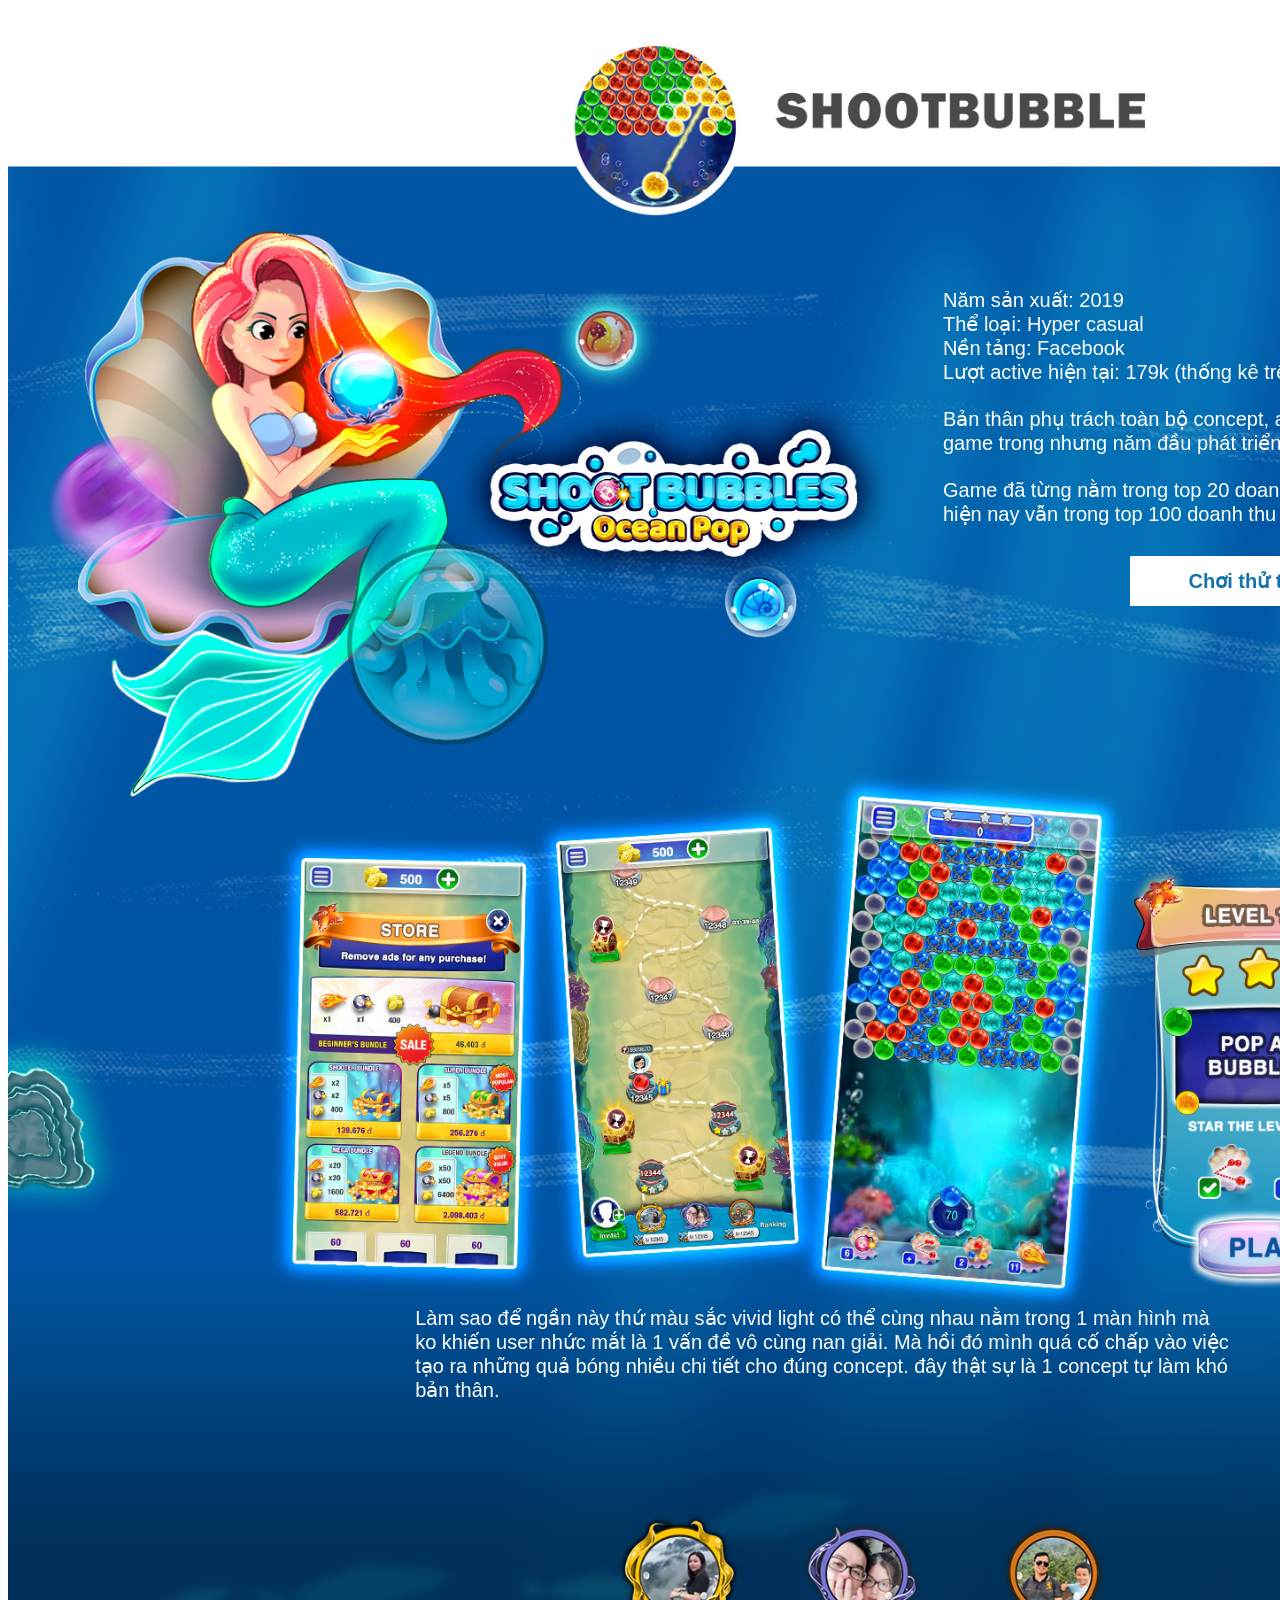
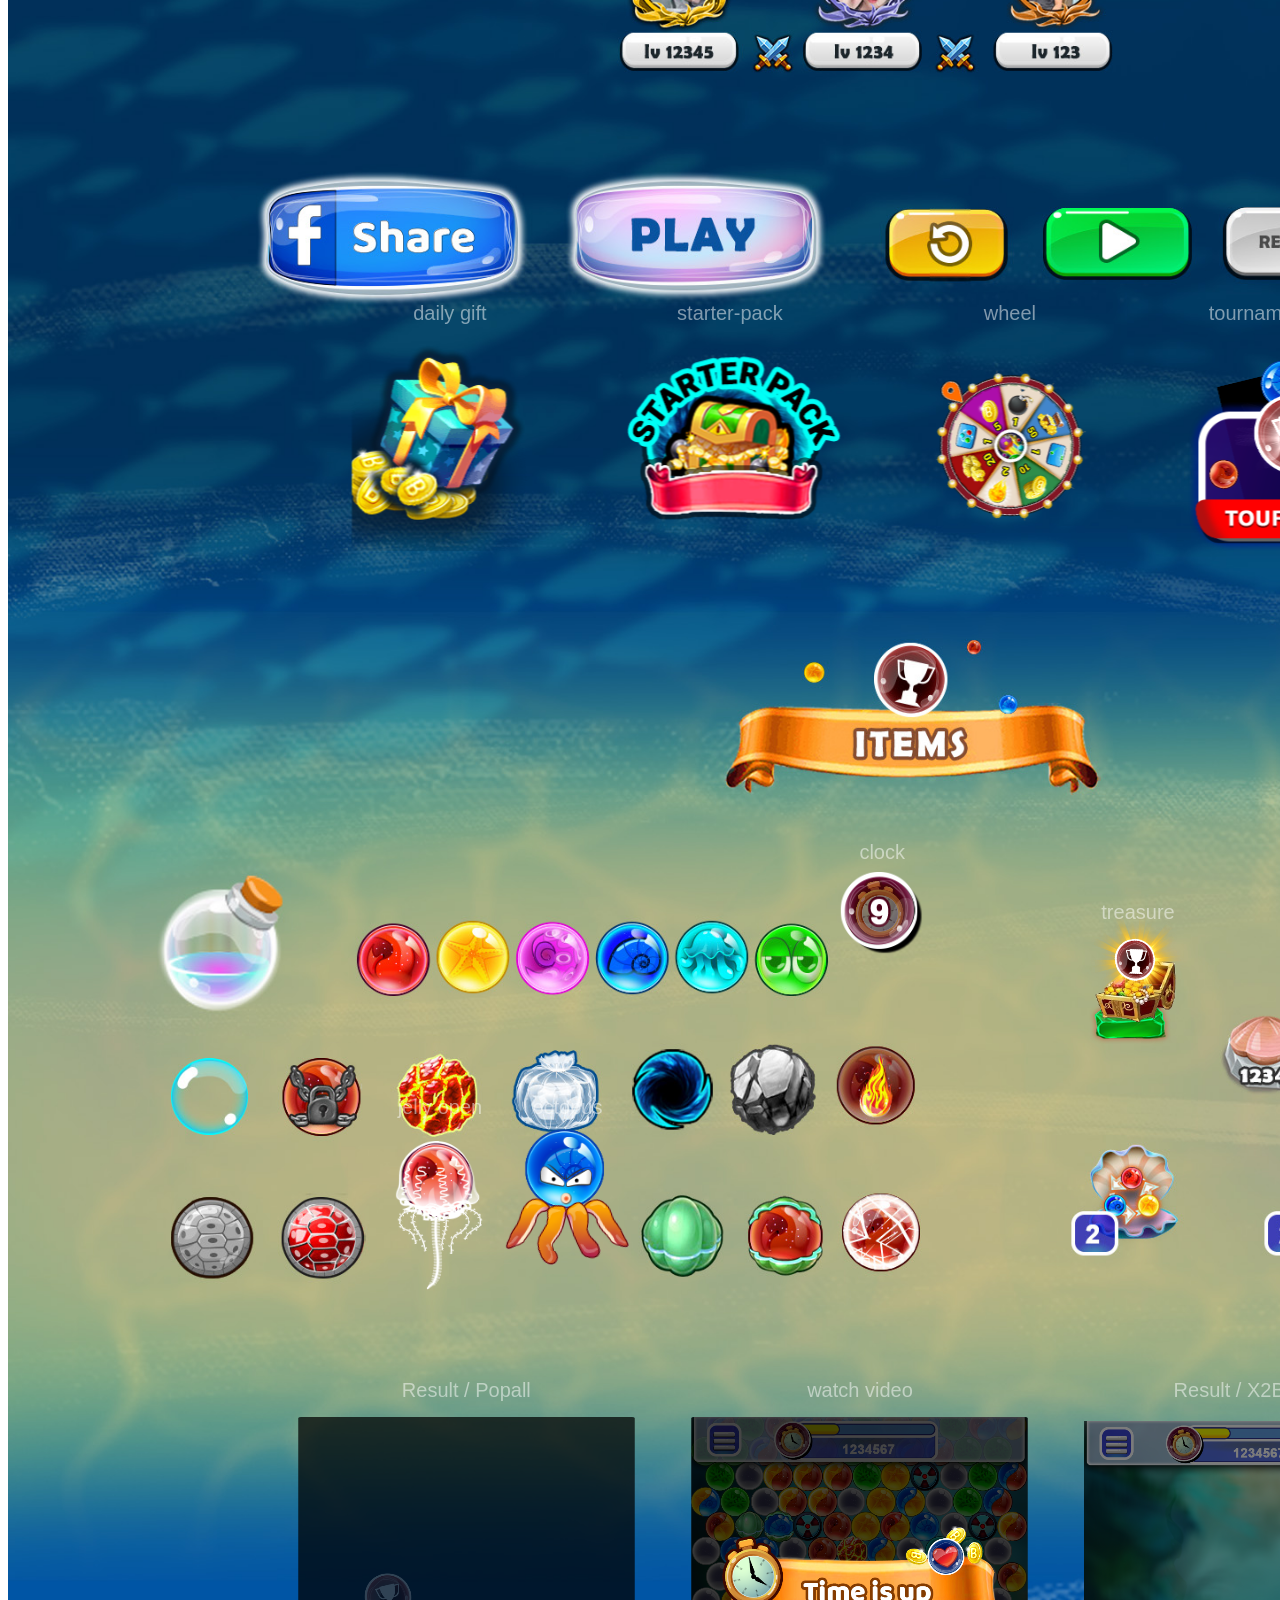
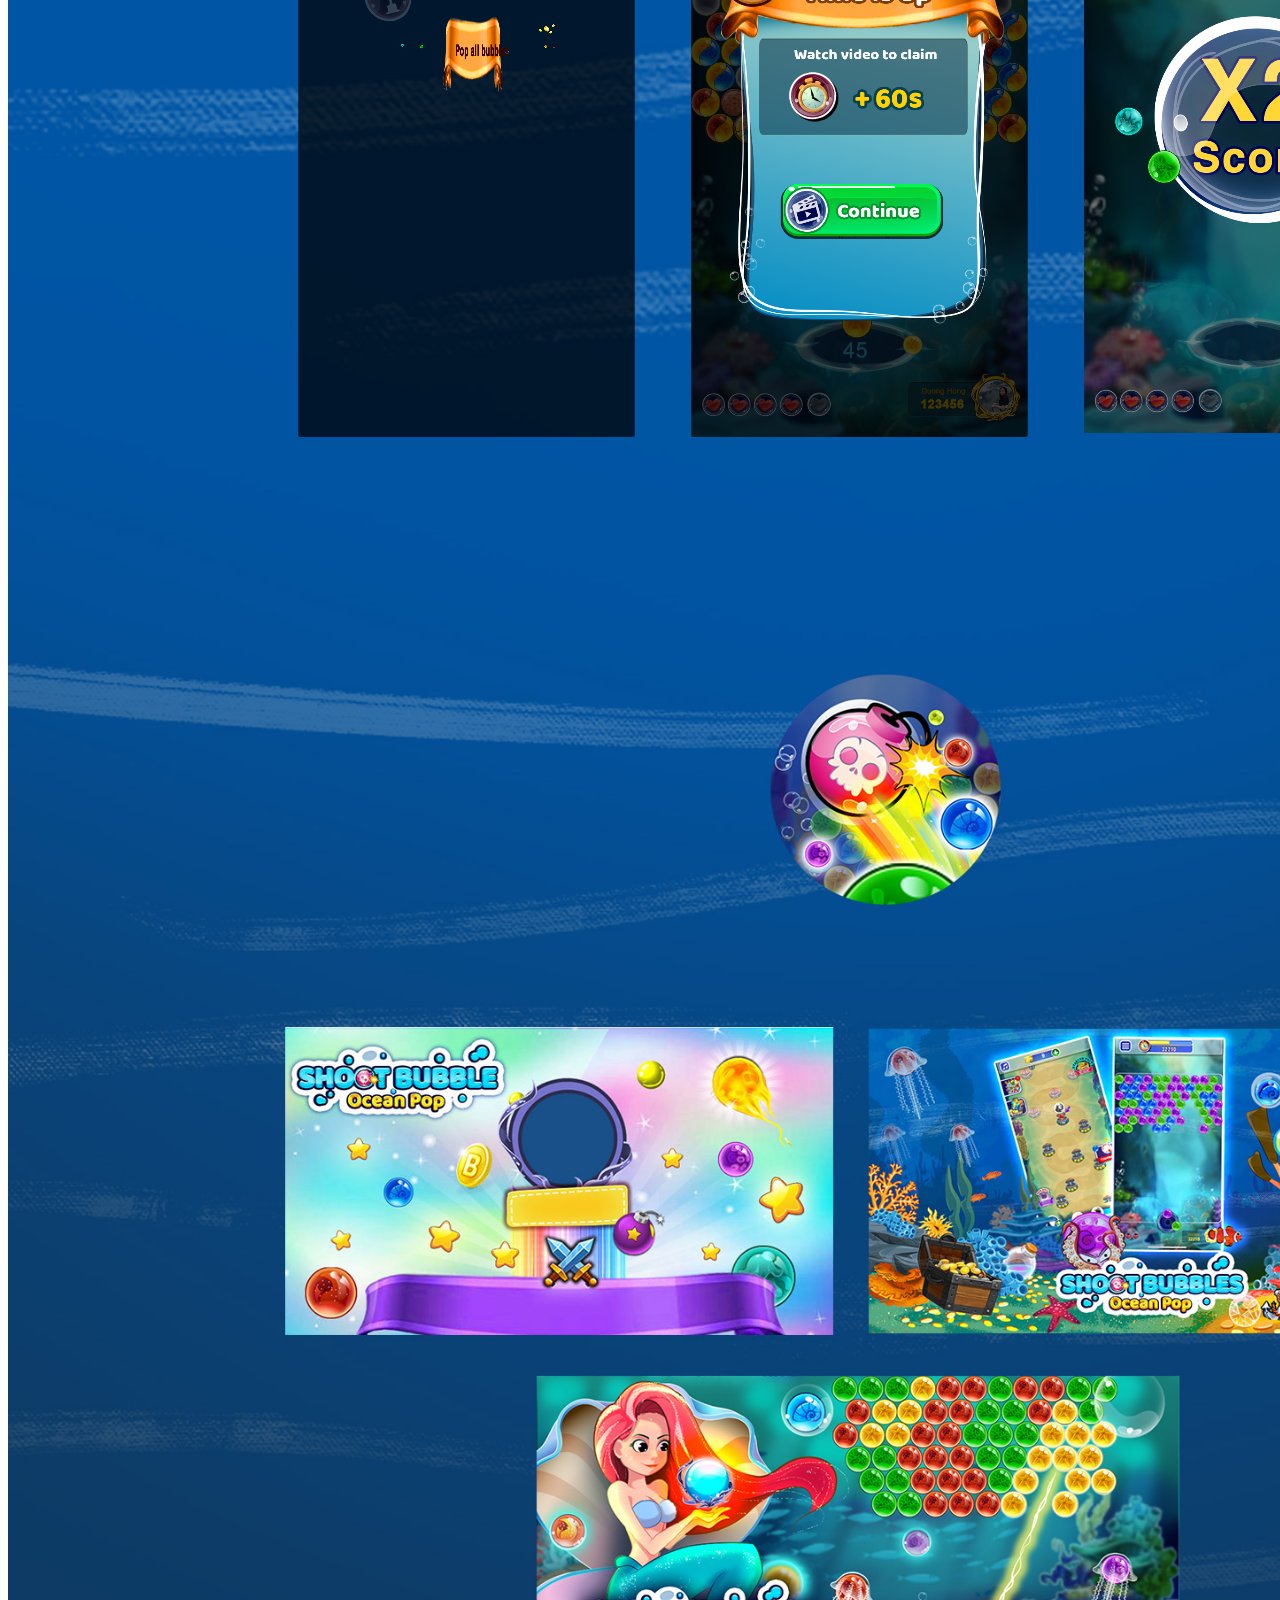
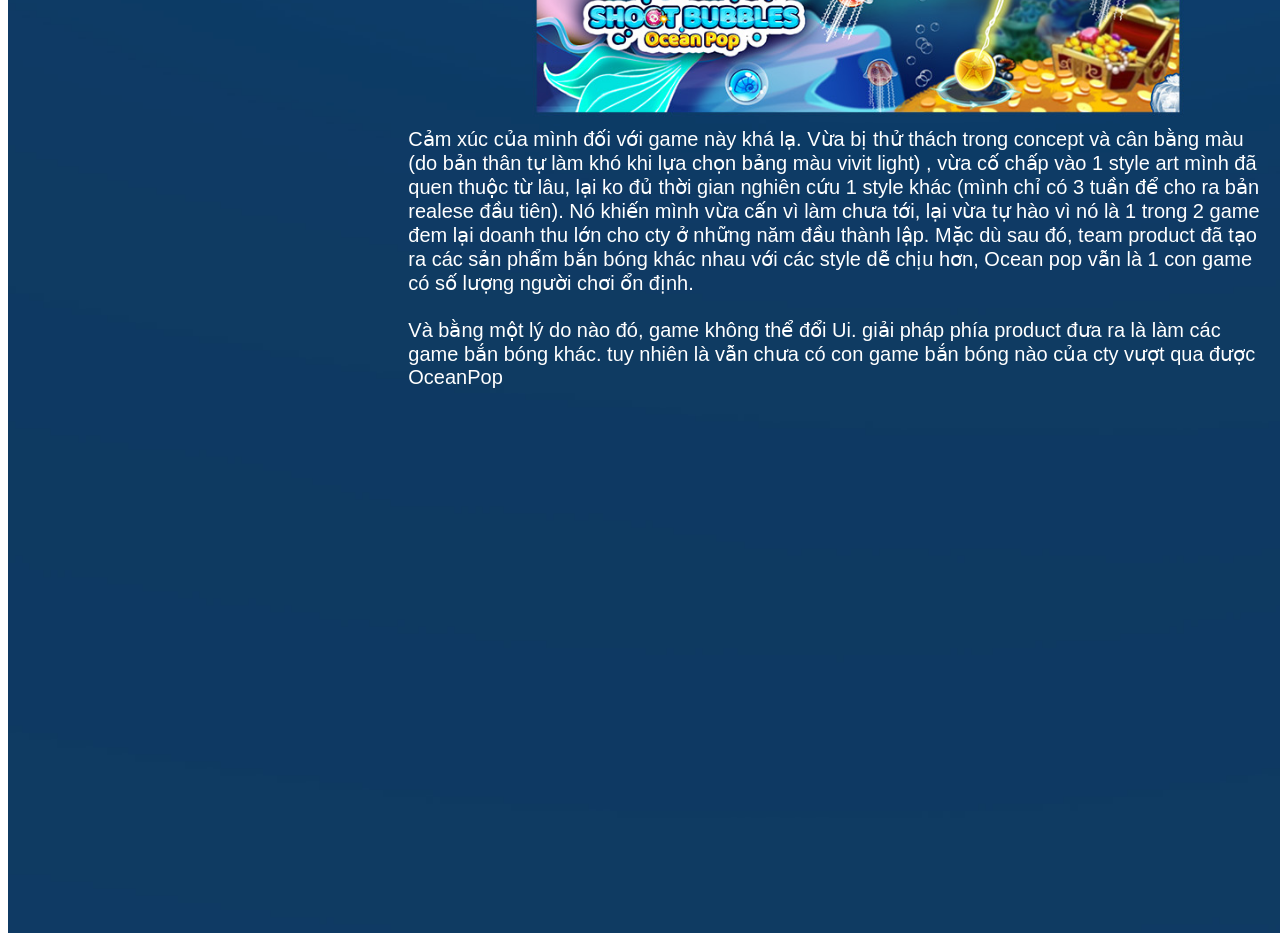
<file: projects/banbong.html>
<!DOCTYPE html>
<html lang="vi">
<head>
<meta charset="UTF-8" />
<meta name="viewport" content="width=device-width, initial-scale=1.0" />
<title>Loan Nguyễn Portfolio</title>
<!-- Spine WebGL runtime, used to load and play the Spine skeleton referenced in the design -->
<script src="../spine-player.js"></script>
<link rel="stylesheet" href="../spine-player.css" />
<style>
    body {
        display: flex;
        align-items: center;
        justify-content: center;
        width: 1700px;
    }

    .page-container {
        position: relative;
        width: 100%;
    }

    .bg {
        position: absolute;
        top: 0;
        right: 0;
        z-index: 1;
    }

    .infobox {
        position: relative;
        color: #fff;
        font-size: 20px;
        font-family: 'Inter', -apple-system, BlinkMacSystemFont, 'Segoe UI', sans-serif;
        z-index: 10;
    }

    #firstgraph {
        position: relative;
        top: 260px;
        width: 34%;
        left: 55%;
    }
    
    #secondgraph {
        position: relative;
        top: 950px;
        width: 47.9%;
        transform: translateX(50%);
    }
    
    #redirectbtn {
        display: flex;
        position: relative;
        top: 270px;
        left: 66%;
        width: 370px; 
        height: 50px; 
        align-items: center;
        justify-content: center;
        background-color: #fff;
        cursor: pointer; 
        border-radius: 1%;
    }
    
    #fblink {
        color: #1373AA;
        font-weight: 700;
        text-align: center;
    }

    #spine-container-1 {
        display: grid;
        grid-template-columns: repeat(auto-fit, minmax(246px, 1fr));
        gap: 15px;
        width: 65%;
        position:relative;
        top: 1430px;
        transform: translateX(28%);
        z-index: 99;
    }

    .spine-box {
        display: flex;
        flex-direction: column;
        align-items: center;
        justify-content: flex-start;
    }

    .spine-label {
        color: #fff;
        opacity: 0.5;
    }

    .spine-group-1 {
        margin-top: 15px;
        width: 246px;
        height: 211px;
    }

    .spine-group-1 canvas {
        transform: scale(1);
    }

    /*#spine-artwork-05 {
        transform: scale(2);
    }*/

    #spine-clock {
        position: relative;
        top: 1720px;
        left: 48.6%;
        width: 96px;
        height: 120px;
    }

    #spine-09 {
        width: 96px;
        height: 107px;
    }

    #spine-09 canvas {
        transform: scale(1);
    }

    #spine-treasure {
        position: relative;
        top: 1660px;
        left: 62%;
        width: 152px;
        height: 180px;
    }

    #spine-10 {
        margin-top: -40px;
        width: 152px;
        height: 160px;
    }

    #spine-container-2 {
        display: grid;
        grid-template-columns: 90px 145px;
        gap: 10px;
        width: 17%;
        position:relative;
        top: 1675px;
        left: 18%;
        transform: translateX(28%);
        z-index: 99;
    }

    #spine-11 {
        width: 90px;
        height: 203px;
    }

    #spine-12 {
        width: 145px;
        height: 169px;
    }

    #spine-container-3 {
        display: grid;
        grid-template-columns: repeat(auto-fit, minmax(339px, 1fr));
        gap: 25px;
        width: 68%;
        position:relative;
        top: 1740px;
        transform: translateX(23.7%);
        z-index: 99;
    }

    .spine-group-3 {
        margin-top: 15px;
        width: 339px;
        height: 620px;
    }
    
    #thirdgraph {
        position: relative;
        top: 3010px;
        width: 50.1%;
        transform: translateX(47%);
    }
</style>
</head>
<body>
    <div class="page-container">
        <img class="bg" style="width: 100%;" src="../Image/Bg/OceanPopbg.jpg" />
        <div class="infobox">
            <p id="firstgraph">
                Năm sản xuất: 2019<br>
                Thể loại: Hyper casual<br>
                Nền tảng: Facebook<br>
                Lượt active hiện tại: 179k (thống kê trên fb)<br><br>
                Bản thân phụ trách toàn bộ concept, animation và visual cho game trong nhưng năm đầu phát triển và vận hành - đến 2024.<br><br>
                Game đã từng nằm trong top 20 doanh thu facebook năm 2021, hiện nay vẫn trong top 100 doanh thu Facebook.
            </p>
            <div id="redirectbtn">
                <a 
                    href="https://www.facebook.com/gaming/play/227788504726017/?source=fb_gg_url&ext=1788704710&hash=AedGSVpGDSBJ7QhJzlLUunkrrPc" 
                    target="_blank" 
                    rel="noopener noreferrer" 
                    style="display: block; text-decoration: none;"
                >
                    <div id="fblink">Chơi thử trên Facebook &gt;&gt;</div>
                </a>
            </div>
            <p id="secondgraph">
                Làm sao để ngần này thứ màu sắc vivid light có thể cùng nhau nằm trong 1 màn hình mà ko khiến user nhức mắt là 1 vấn đề vô cùng nan giải. Mà hồi đó mình quá cố chấp vào việc tạo ra những quả bóng nhiều chi tiết cho đúng concept. đây thật sự là 1 concept tự làm khó bản thân.
            </p>
            <div id="spine-container-1">
                <div class="spine-box">
                    <label class="spine-label">daily gift</label>
                    <div id="spine-05" class="spine-group-1">
                        <div id="spine-artwork-05"
                            class="spine-artwork"
                            data-spine-dir="json/OceanPopJson/"
                            data-spine-json="daily-gift.json"
                            data-spine-atlas="daily-gift.atlas"
                            data-spine-fit="cover"
                            data-spine-viewport="setup"
                        >   
                            <div class="spine-artwork__fallback">json/OceanPopJson/</div>
                        </div>
                    </div>
                </div>
                <div class="spine-box">
                    <label class="spine-label">starter-pack</label>
                    <div id="spine-06" class="spine-group-1">
                        <div id="spine-artwork-06"
                            class="spine-artwork"
                            data-spine-dir="json/OceanPopJson/"
                            data-spine-json="starter-pack.json"
                            data-spine-atlas="starter-pack.atlas"
                            data-spine-fit="cover"
                        >   
                            <div class="spine-artwork__fallback">json/OceanPopJson/</div>
                        </div>
                    </div>
                </div class="spine-box">
                <div class="spine-box">
                    <label class="spine-label">wheel</label>
                    <div id="spine-07" class="spine-group-1">
                        <div id="spine-artwork-07"
                            class="spine-artwork"
                            data-spine-dir="json/OceanPopJson/"
                            data-spine-json="wheel.json"
                            data-spine-atlas="wheel.atlas"
                            data-spine-fit="cover"
                        >   
                            <div class="spine-artwork__fallback">json/OceanPopJson/</div>
                        </div>
                    </div>
                </div>
                <div class="spine-box">
                    <label class="spine-label">tournament button</label>
                    <div id="spine-08" class="spine-group-1">
                        <div id="spine-artwork-08"
                            class="spine-artwork"
                            data-spine-dir="json/OceanPopJson/"
                            data-spine-json="button_Tournament.json"
                            data-spine-atlas="button_Tournament.atlas"
                            data-spine-fit="cover"
                        >   
                            <div class="spine-artwork__fallback">json/OceanPopJson/</div>
                        </div>
                    </div>
                </div>
            </div>
            <div class="spine-box" id="spine-clock">
                <label class="spine-label">clock</label>
                <div id="spine-09">
                    <div id="spine-artwork-09"
                        class="spine-artwork"
                        data-spine-dir="json/OceanPopJson/"
                        data-spine-json="clock.json"
                        data-spine-atlas="clock.atlas"
                        data-spine-anim="0"
                        data-spine-fit="cover"
                    >   
                        <div class="spine-artwork__fallback">json/OceanPopJson/</div>
                    </div>
                </div>
            </div>
            <div class="spine-box" id="spine-treasure">
                <label class="spine-label">treasure</label>
                <div id="spine-10">
                    <div id="spine-artwork-10"
                        class="spine-artwork"
                        data-spine-dir="json/OceanPopJson/"
                        data-spine-json="tresure.json"
                        data-spine-atlas="tresure.atlas"
                        data-spine-anim="0"
                        data-spine-fit="cover"
                    >   
                        <div class="spine-artwork__fallback">json/OceanPopJson/</div>
                    </div>
                </div>
            </div>
            <div id="spine-container-2">
                <div class="spine-box">
                    <label class="spine-label" style="margin-bottom: -8px;">jelly open</label>
                    <div id="spine-11" class="spine-group-2">
                        <div id="spine-artwork-11"
                            class="spine-artwork"
                            data-spine-dir="json/OceanPopJson/"
                            data-spine-json="jelly-open2.json"
                            data-spine-atlas="jelly-open2.atlas"
                            data-spine-fit="cover"
                        >   
                            <div class="spine-artwork__fallback">json/OceanPopJson/</div>
                        </div>
                    </div>
                </div>
                <div class="spine-box">
                    <label class="spine-label" style="margin-bottom: -5px;">octopus</label>
                    <div id="spine-12" class="spine-group-2">
                        <div id="spine-artwork-12"
                            class="spine-artwork"
                            data-spine-dir="json/OceanPopJson/"
                            data-spine-json="octopus.json"
                            data-spine-atlas="octopus.atlas"
                            data-spine-fit="cover"
                        >   
                            <div class="spine-artwork__fallback">json/OceanPopJson/</div>
                        </div>
                    </div>
                </div class="spine-box">
            </div>
            <div id="spine-container-3">
                <div class="spine-box">
                    <label class="spine-label">Result / Popall</label>
                    <div id="spine-13" class="spine-group-3">
                        <div id="spine-artwork-11"
                            class="spine-artwork"
                            data-spine-dir="json/OceanPopJson/"
                            data-spine-json="Result.json"
                            data-spine-atlas="Result.atlas"
                            data-spine-fit="cover"
                            data-spine-anim="0"
                        >   
                            <div class="spine-artwork__fallback">json/OceanPopJson/</div>
                        </div>
                    </div>
                </div>
                <div class="spine-box">
                    <label class="spine-label">watch video</label>
                    <div id="spine-14" class="spine-group-3">
                        <div id="spine-artwork-12"
                            class="spine-artwork"
                            data-spine-dir="json/OceanPopJson/"
                            data-spine-json="watchvideo2.json"
                            data-spine-atlas="watchvideo2.atlas"
                            data-spine-fit="cover"
                        >   
                            <div class="spine-artwork__fallback">json/OceanPopJson/</div>
                        </div>
                    </div>
                </div class="spine-box">
                <div class="spine-box">
                    <label class="spine-label">Result / X2Bubble</label>
                    <div id="spine-15" class="spine-group-3">
                        <div id="spine-artwork-15"
                            class="spine-artwork"
                            data-spine-dir="json/OceanPopJson/"
                            data-spine-json="Result.json"
                            data-spine-atlas="Result.atlas"
                            data-spine-fit="cover"
                            data-spine-anim="1"
                        >   
                            <div class="spine-artwork__fallback">json/OceanPopJson/</div>
                        </div>
                    </div>
                </div>
            </div>
            <p id="thirdgraph">
                Cảm xúc của mình đối với game này khá lạ.  Vừa bị thử thách trong concept và cân bằng màu (do bản thân tự làm khó khi lựa chọn bảng màu vivit light) , vừa cố chấp vào 1 style art mình đã quen thuộc từ lâu, lại ko đủ thời gian nghiên cứu 1 style khác (mình chỉ có 3 tuần để cho ra bản realese đầu tiên). Nó khiến mình vừa cấn vì làm chưa tới, lại vừa tự hào vì nó là 1 trong 2 game đem lại doanh thu lớn cho cty ở những năm đầu thành lập. Mặc dù sau đó, team product đã tạo ra các sản phẩm bắn bóng khác nhau với các style dễ chịu hơn, Ocean pop vẫn là 1 con game có số lượng người chơi ổn định.<br><br>
                Và bằng một lý do nào đó, game không thể đổi Ui. giải pháp phía product đưa ra là làm các game bắn bóng khác. tuy nhiên là vẫn chưa có con game bắn bóng nào của cty vượt qua được OceanPop
            </p>
        </div>
    </div>

    <script src="script.js"></script>
</body>
</html>
</file>
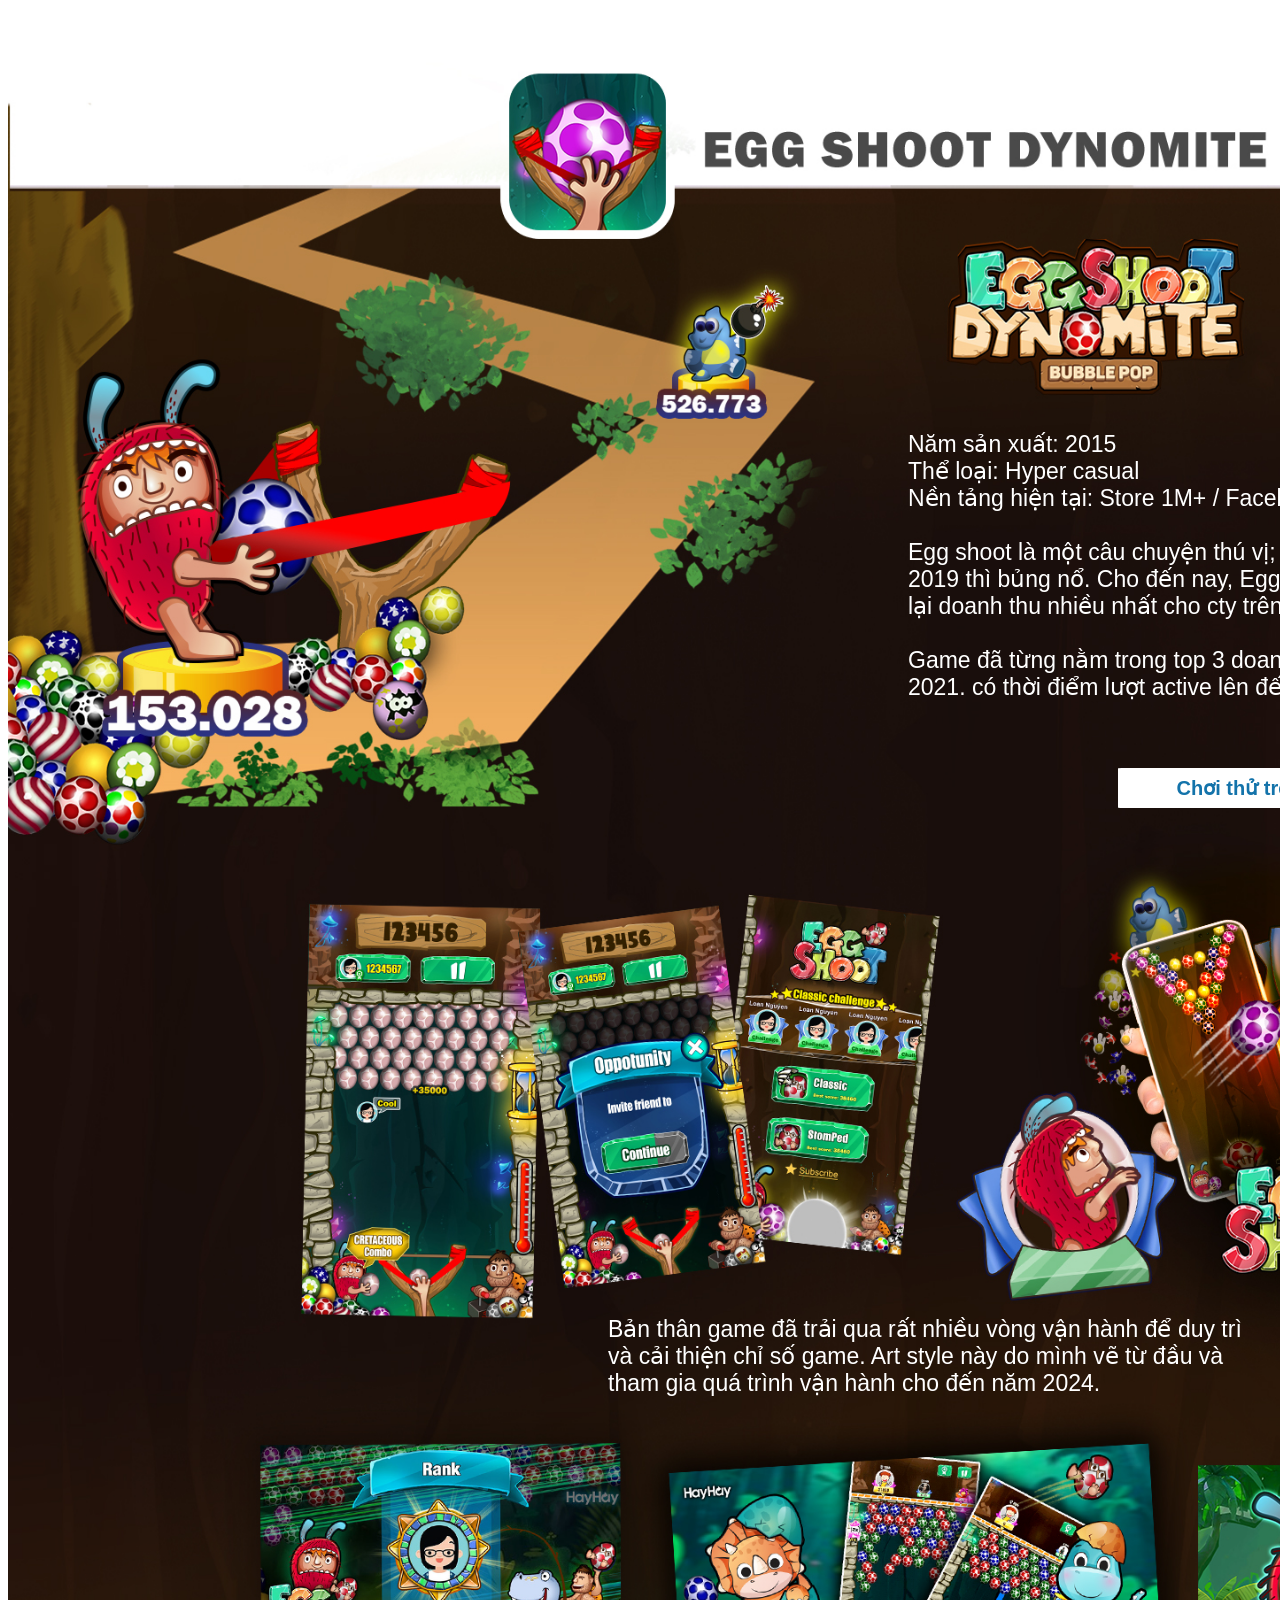
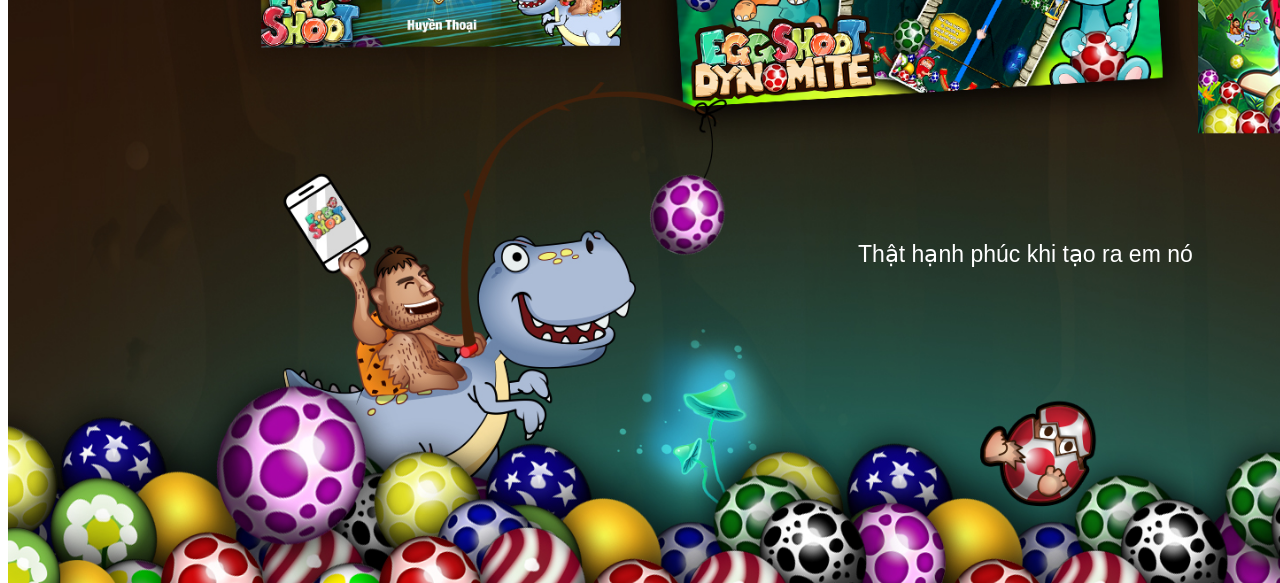
<file: projects/bantrung.html>
<!DOCTYPE html>
<html lang="vi">
<head>
<meta charset="UTF-8" />
<meta name="viewport" content="width=device-width, initial-scale=1.0" />
<meta http-equiv="Cache-Control" content="no-cache, no-store, must-revalidate">
<meta http-equiv="Pragma" content="no-cache">
<meta http-equiv="Expires" content="0">
<title>Loan Nguyễn Portfolio</title>
<style>
    body {
        display: flex;
        align-items: center;
        justify-content: center;
        width: 1700px;
    }

    .page-container {
        position: relative;
        width: 100%;
    }

    .bg {
        position: absolute;
        top: 0;
        right: 0;
        z-index: 1;
    }
    
    #redirectbtn {
        display: flex;
        position: relative;
        top: 760px;
        left: 1110px;
        width: 370px; 
        height: 40px; 
        align-items: center;
        justify-content: center;
        background-color: #fff;
        cursor: pointer; 
        border-radius: 1%;
    }
    
    #fblink {
        color: #1373AA;
        font-weight: 700;
        font-size: 20px;
        text-align: center;
    }

    .infobox {
        position: relative;
        color: #fff;
        font-size: 23px;
        font-family: 'Inter', -apple-system, BlinkMacSystemFont, 'Segoe UI', sans-serif;
        z-index: 10;
    }

    #firstgraph {
        position: absolute;
        top: 400px;
        width: 37%;
        left: 900px;
    }

    #secondgraph {
        position: absolute;
        top: 1285px;
        width: 39%;
        left: 600px;
    }

    #thirdgraph {
        position: absolute;
        top: 1810px;
        width: 25%;
        left: 850px;
    }

    @media (max-width: 768px) {

    }
</style>
</head>
<body>
    <div class="page-container">
        <img class="bg" style="width: 100%;" src="../Image/Bg/webbg.jpg" />
        <div class="infobox">
            <p id="firstgraph">
                Năm sản xuất: 2015<br>
                Thể loại: Hyper casual<br>
                Nền tảng hiện tại: Store 1M+ / Facebook 549k active<br><br>
                Egg shoot là một câu chuyện thú vị; sinh ra năm 2015 đến 2019 thì bủng nổ. Cho đến nay, Eggshoot vẫn là game đem lại doanh thu nhiều nhất cho cty trên nền tảng facebook.<br><br>
                Game đã từng nằm trong top 3 doanh thu facebook năm 2021. có thời điểm lượt active lên đến 14tr.
            </p>
            <div id="redirectbtn">
                <a 
                    href="https://www.facebook.com/gaming/play/2492644277420233?source=fb_gg_url&ext=1788704903&hash=AedmK95W_r2twmeqZxLbVROJYPE" 
                    target="_blank" 
                    rel="noopener noreferrer" 
                    style="display: block; text-decoration: none;"
                >
                    <div id="fblink">Chơi thử trên Facebook &gt;&gt;</div>
                </a>
            </div>
            <p id="secondgraph">
                Bản thân game đã trải qua rất nhiều vòng vận hành để duy trì và cải thiện chỉ số game. Art style này do mình vẽ từ đầu và tham gia quá trình vận hành cho đến năm 2024.
            </p>
            <p id="thirdgraph">
                Thật hạnh phúc khi tạo ra em nó
            </p>
        </div>
    </div>
</body>
</html>
</file>
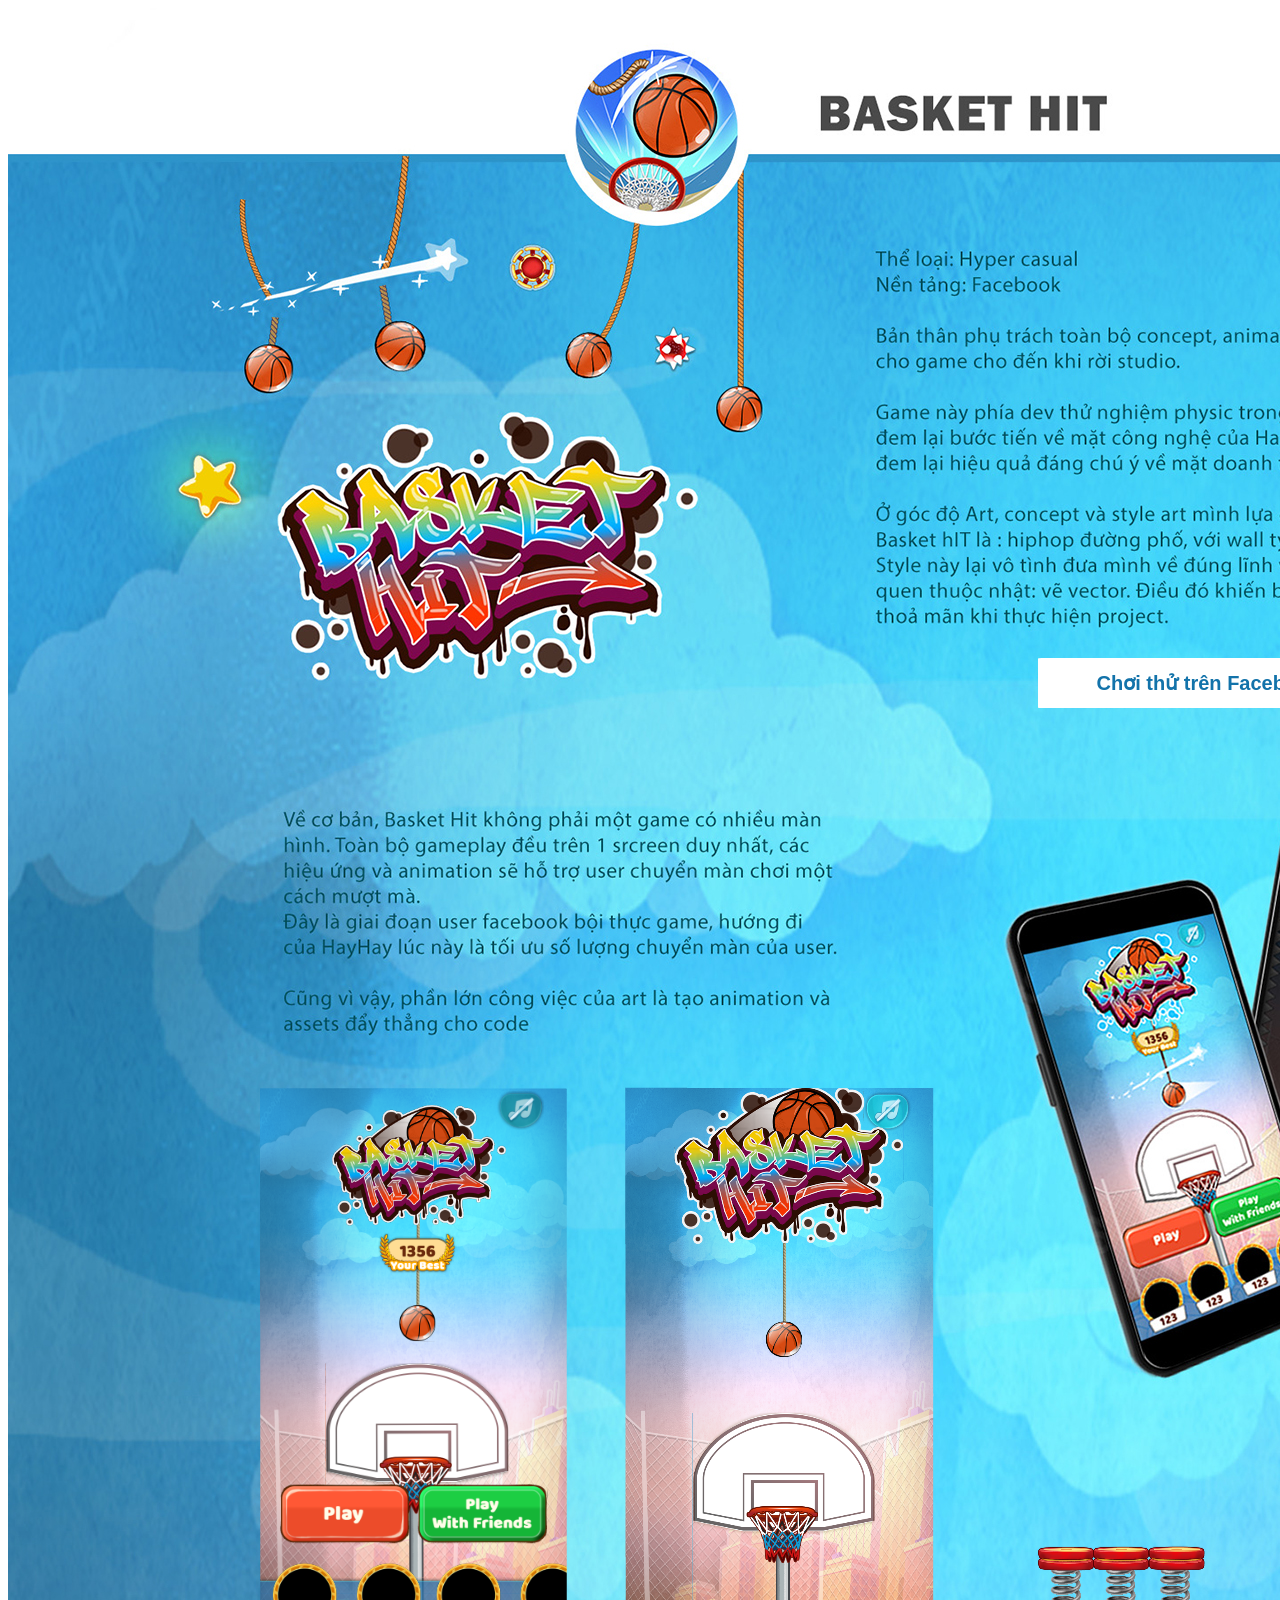
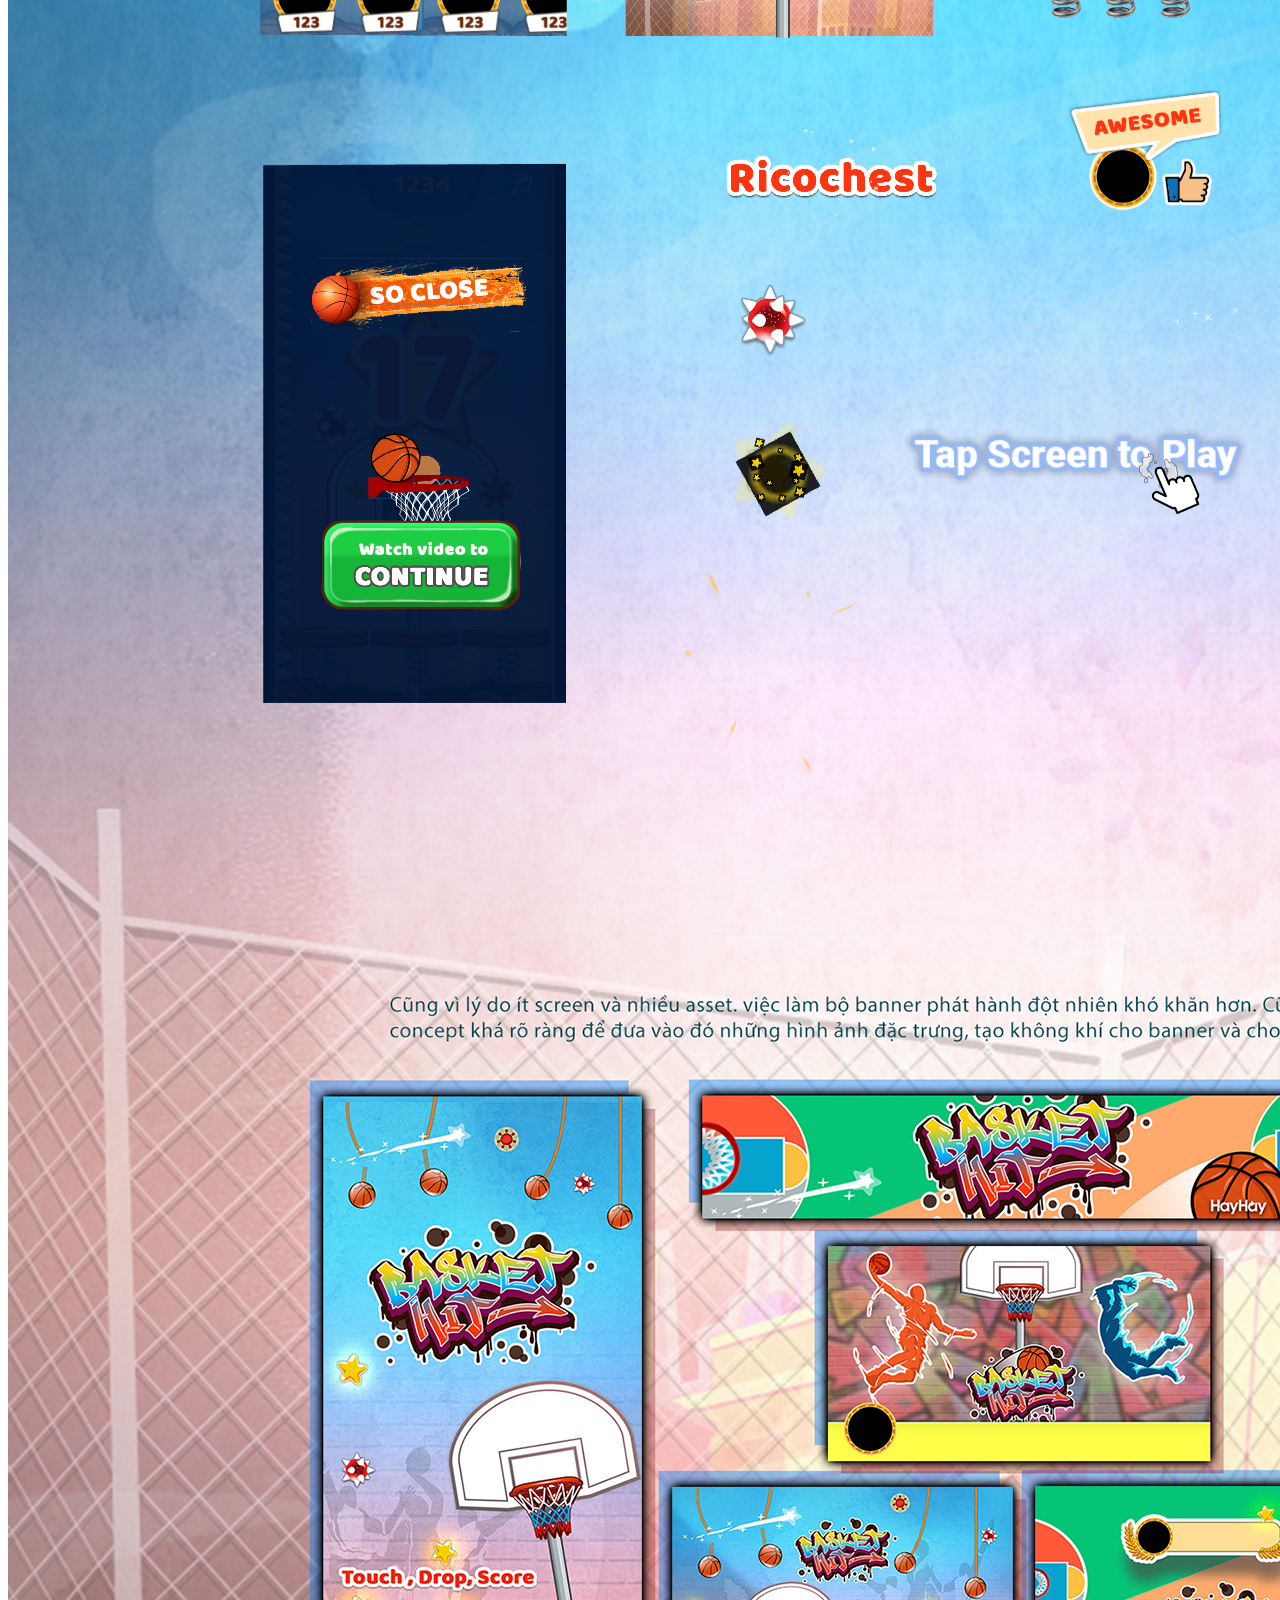
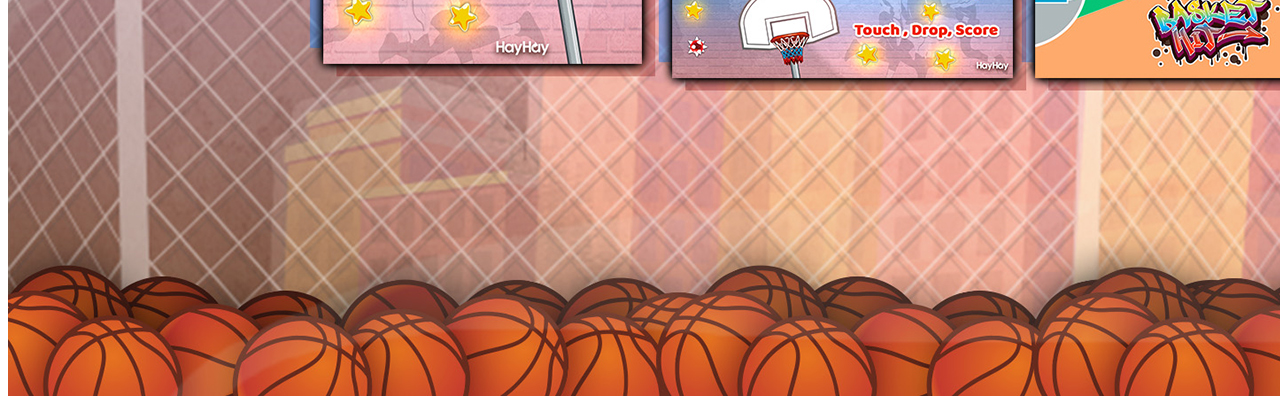
<file: projects/baskethit.html>
<!DOCTYPE html>
<html lang="vi">
<head>
<meta charset="UTF-8" />
<meta name="viewport" content="width=device-width, initial-scale=1.0" />
<title>Loan Nguyễn Portfolio</title>
<!-- Spine WebGL runtime, used to load and play the Spine skeleton referenced in the design -->
<script src="../spine-player.js"></script>
<link rel="stylesheet" href="../spine-player.css" />
<style>
    body {
        display: flex;
        align-items: center;
        justify-content: center;
        width: 1700px;
    }

    .page-container {
        position: relative;
        width: 100%;
    }

    .bg {
        position: absolute;
        top: 0;
        right: 0;
        z-index: 1;
    }

    .infobox {
        position: relative;
        color: #fff;
        font-size: 20px;
        font-family: 'Inter', -apple-system, BlinkMacSystemFont, 'Segoe UI', sans-serif;
        z-index: 10;
    }

    #firstgraph {
        position: relative;
        top: 260px;
        width: 34%;
        left: 53%;
    }
    
    #redirectbtn {
        display: flex;
        position: absolute;
        top: 650px;
        left: 1030px;
        width: 370px; 
        height: 50px; 
        align-items: center;
        justify-content: center;
        background-color: #fff;
        cursor: pointer; 
        border-radius: 1%;
    }
    
    #fblink {
        color: #1373AA;
        font-weight: 700;
        text-align: center;
    }

    .spine-box {
        display: flex;
        flex-direction: column;
        align-items: center;
        justify-content: flex-start;
    }

    .spine-label {
        color: #fff;
        opacity: 0.5;
    }

    #spine-home {
        position: absolute;
        top: 900px;
        left: 100px;
        width: 520px;
        height: 911px;
    }

    #spine-50 {
        width: 520px;
        height: 911px;
    }

    #spine-homeplay {
        position: absolute;
        top: 1008px;
        left: 520px;
        width: 520px;
        height: 911px;
    }

    #spine-51 {
        width: 520px;
        height: 911px;
    }

    #spine-spring {
        position: absolute;
        top: 1280px;
        left: 1020px;
        width: 270px;
        height: 381px;
    }

    #spine-52 {
        width: 270px;
        height: 381px;
    }

    #spine-soclose {
        position: absolute;
        top: 1150px;
        left: -120px;
        width: 1040px;
        height: 1825px;
    }

    #spine-53 {
        width: 1040px;
        height: 1825px;
    }

    #spine-getpoint {
        position: absolute;
        top: 1680px;
        left: 660px;
        width: 329px;
        height: 168px;/* background-color: #1373AA; opacity: 0.5;*/
    }

    #spine-54 {
        width: 329px;
        height: 168px;
    }

    #spine-awesome {
        position: absolute;
        top: 1680px;
        left: 1000px;
        width: 280px;
        height: 208px;
    }

    #spine-55 {
        width: 226px;
        height: 208px;
    }

    #spine-raimeball {
        position: absolute;
        top: 1850px;
        left: 700px;
        width: 140px;
        height: 148px;
    }

    #spine-56 {
        width: 140px;
        height: 148px;
    }

    #spine-comet {
        position: absolute;
        top: 1850px;
        left: 780px;
        width: 575px;
        height: 148px;
    }

    #spine-57 {
        width: 575px;
        height: 148px;
    }

    #spine-star {
        position: absolute;
        top: 1990px;
        left: 700px;
        width: 140px;
        height: 148px;
    }

    #spine-58 {
        margin-bottom: -100%;
        width: 140px;
        height: 148px;
    }

    #spine-59 {
        width: 140px;
        height: 148px;
    }

    #spine-tapplay {
        position: absolute;
        top: 2020px;
        left: 880px;
        width: 376px;
        height: 148px;
    }

    #spine-60 {
        width: 376px;
        height: 148px;
    }

    #spine-explode1 {
        position: absolute;
        top: 2150px;
        left: 660px;
        width: 314px;
        height: 330px;
    }

    #spine-61 {
        width: 314px;
        height: 330px;
    }

    #spine-explode2 {
        position: absolute;
        top: 2170px;
        left: 1000px;
        width: 314px;
        height: 330px;
    }

    #spine-62 {
        width: 314px;
        height: 330px;
    }
 /*   
    #spine-container-1 {
        display: grid;
        grid-template-columns: 338px 207px;
        gap: 30px;
        width: 575px;
        position:absolute;
        top: 2000px;
        left: 500px;
        z-index: 30;
    }

    .spine-group-1 {
        width: 198px;
        height: 181px;
    }

    #spine-artwork-40 {
        margin-bottom: -181px;
    }*/
</style>
</head>
<body>
    <div class="page-container">
        <img class="bg" style="width: 100%;" src="../Image/Bg/BasketBallBg.jpg" />
        <div class="infobox">
            <div id="redirectbtn">
                <a 
                    href="https://www.facebook.com/gaming/play/1224362211248752?source=fb_gg_url&ext=1788704979&hash=Aec99lnakuhm0HdTaDeOJ0rMmJg" 
                    target="_blank" 
                    rel="noopener noreferrer" 
                    style="display: block; text-decoration: none;"
                >
                    <div id="fblink">Chơi thử trên Facebook &gt;&gt;</div>
                </a>
            </div>
            <div class="spine-box" id="spine-home">
                <div id="spine-50">
                    <div id="spine-artwork-50"
                        class="spine-artwork"
                        data-spine-dir="json/BasketBallJson/"
                        data-spine-json="Home.json"
                        data-spine-atlas="Home.atlas"
                        data-spine-fit="cover"
                    >   
                        <div class="spine-artwork__fallback">json/BasketBallJson/</div>
                    </div>
                </div>
            </div>
            <div class="spine-box" id="spine-homeplay">
                <div id="spine-51">
                    <div id="spine-artwork-51"
                        class="spine-artwork"
                        data-spine-dir="json/BasketBallJson/"
                        data-spine-json="HomeToPlay.json"
                        data-spine-atlas="HomeToPlay.atlas"
                        data-spine-fit="cover"
                    >   
                        <div class="spine-artwork__fallback">json/BasketBallJson/</div>
                    </div>
                </div>
            </div>
            <div class="spine-box" id="spine-spring">
                <div id="spine-52">
                    <div id="spine-artwork-52"
                        class="spine-artwork"
                        data-spine-dir="json/BasketBallJson/"
                        data-spine-json="spring.json"
                        data-spine-atlas="spring.atlas"
                        data-spine-anim="1"
                        data-spine-fit="cover"
                    >   
                        <div class="spine-artwork__fallback">json/BasketBallJson/</div>
                    </div>
                </div>
            </div>
            <div class="spine-box" id="spine-soclose">
                <div id="spine-53">
                    <div id="spine-artwork-53"
                        class="spine-artwork"
                        data-spine-dir="json/BasketBallJson/"
                        data-spine-json="so close.json"
                        data-spine-atlas="so close.atlas"
                        data-spine-fit="cover"
                    >   
                        <div class="spine-artwork__fallback">json/BasketBallJson/</div>
                    </div>
                </div>
            </div>
            <div class="spine-box" id="spine-getpoint">
                <div id="spine-54">
                    <div id="spine-artwork-54"
                        class="spine-artwork"
                        data-spine-dir="json/BasketBallJson/"
                        data-spine-json="get-point.json"
                        data-spine-atlas="get-point.atlas"
                        data-spine-fit="cover"
                    >   
                        <div class="spine-artwork__fallback">json/BasketBallJson/</div>
                    </div>
                </div>
            </div>
            <div class="spine-box" id="spine-awesome">
                <div id="spine-55">
                    <div id="spine-artwork-55"
                        class="spine-artwork"
                        data-spine-dir="json/BasketBallJson/"
                        data-spine-json="Awesome.json"
                        data-spine-atlas="Awesome.atlas"
                        data-spine-fit="cover"
                    >   
                        <div class="spine-artwork__fallback">json/BasketBallJson/</div>
                    </div>
                </div>
            </div>
            <div class="spine-box" id="spine-raimeball">
                <div id="spine-56">
                    <div id="spine-artwork-56"
                        class="spine-artwork"
                        data-spine-dir="json/BasketBallJson/"
                        data-spine-json="RaimeBall.json"
                        data-spine-atlas="RaimeBall.atlas"
                        data-spine-fit="cover"
                    >   
                        <div class="spine-artwork__fallback">json/BasketBallJson/</div>
                    </div>
                </div>
            </div>
            <div class="spine-box" id="spine-comet">
                <div id="spine-57">
                    <div id="spine-artwork-57"
                        class="spine-artwork"
                        data-spine-dir="json/BasketBallJson/"
                        data-spine-json="comet.json"
                        data-spine-atlas="comet.atlas"
                        data-spine-fit="cover"
                    >   
                        <div class="spine-artwork__fallback">json/BasketBallJson/</div>
                    </div>
                </div>
            </div>
            <div class="spine-box" id="spine-star">
                <div id="spine-58">
                    <div id="spine-artwork-58"
                        class="spine-artwork"
                        data-spine-dir="json/BasketBallJson/"
                        data-spine-json="star.json"
                        data-spine-atlas="star.atlas"
                        data-spine-fit="cover"
                    >   
                        <div class="spine-artwork__fallback">json/BasketBallJson/</div>
                    </div>
                </div>
                <div id="spine-59">
                    <div id="spine-artwork-59"
                        class="spine-artwork"
                        data-spine-dir="json/BasketBallJson/"
                        data-spine-json="stareat.json"
                        data-spine-atlas="stareat.atlas"
                        data-spine-fit="cover"
                    >   
                        <div class="spine-artwork__fallback">json/BasketBallJson/</div>
                    </div>
                </div>
            </div>
            <div class="spine-box" id="spine-tapplay">
                <div id="spine-60">
                    <div id="spine-artwork-60"
                        class="spine-artwork"
                        data-spine-dir="json/BasketBallJson/"
                        data-spine-json="TapToPlay.json"
                        data-spine-atlas="TapToPlay.atlas"
                        data-spine-fit="cover"
                    >   
                        <div class="spine-artwork__fallback">json/BasketBallJson/</div>
                    </div>
                </div>
            </div>
            <div class="spine-box" id="spine-explode1">
                <div id="spine-61">
                    <div id="spine-artwork-61"
                        class="spine-artwork"
                        data-spine-dir="json/BasketBallJson/"
                        data-spine-json="Explosion.json"
                        data-spine-atlas="Explosion.atlas"
                        data-spine-fit="cover"
                    >   
                        <div class="spine-artwork__fallback">json/BasketBallJson/</div>
                    </div>
                </div>
            </div>
            <div class="spine-box" id="spine-explode2">
                <div id="spine-62">
                    <div id="spine-artwork-62"
                        class="spine-artwork"
                        data-spine-dir="json/BasketBallJson/"
                        data-spine-json="Explowsion2.json"
                        data-spine-atlas="Explowsion2.atlas"
                        data-spine-fit="cover"
                    >   
                        <div class="spine-artwork__fallback">json/BasketBallJson/</div>
                    </div>
                </div>
            </div>
            
        </div>
    </div>

    <script src="script.js"></script>
</body>
</html>
</file>
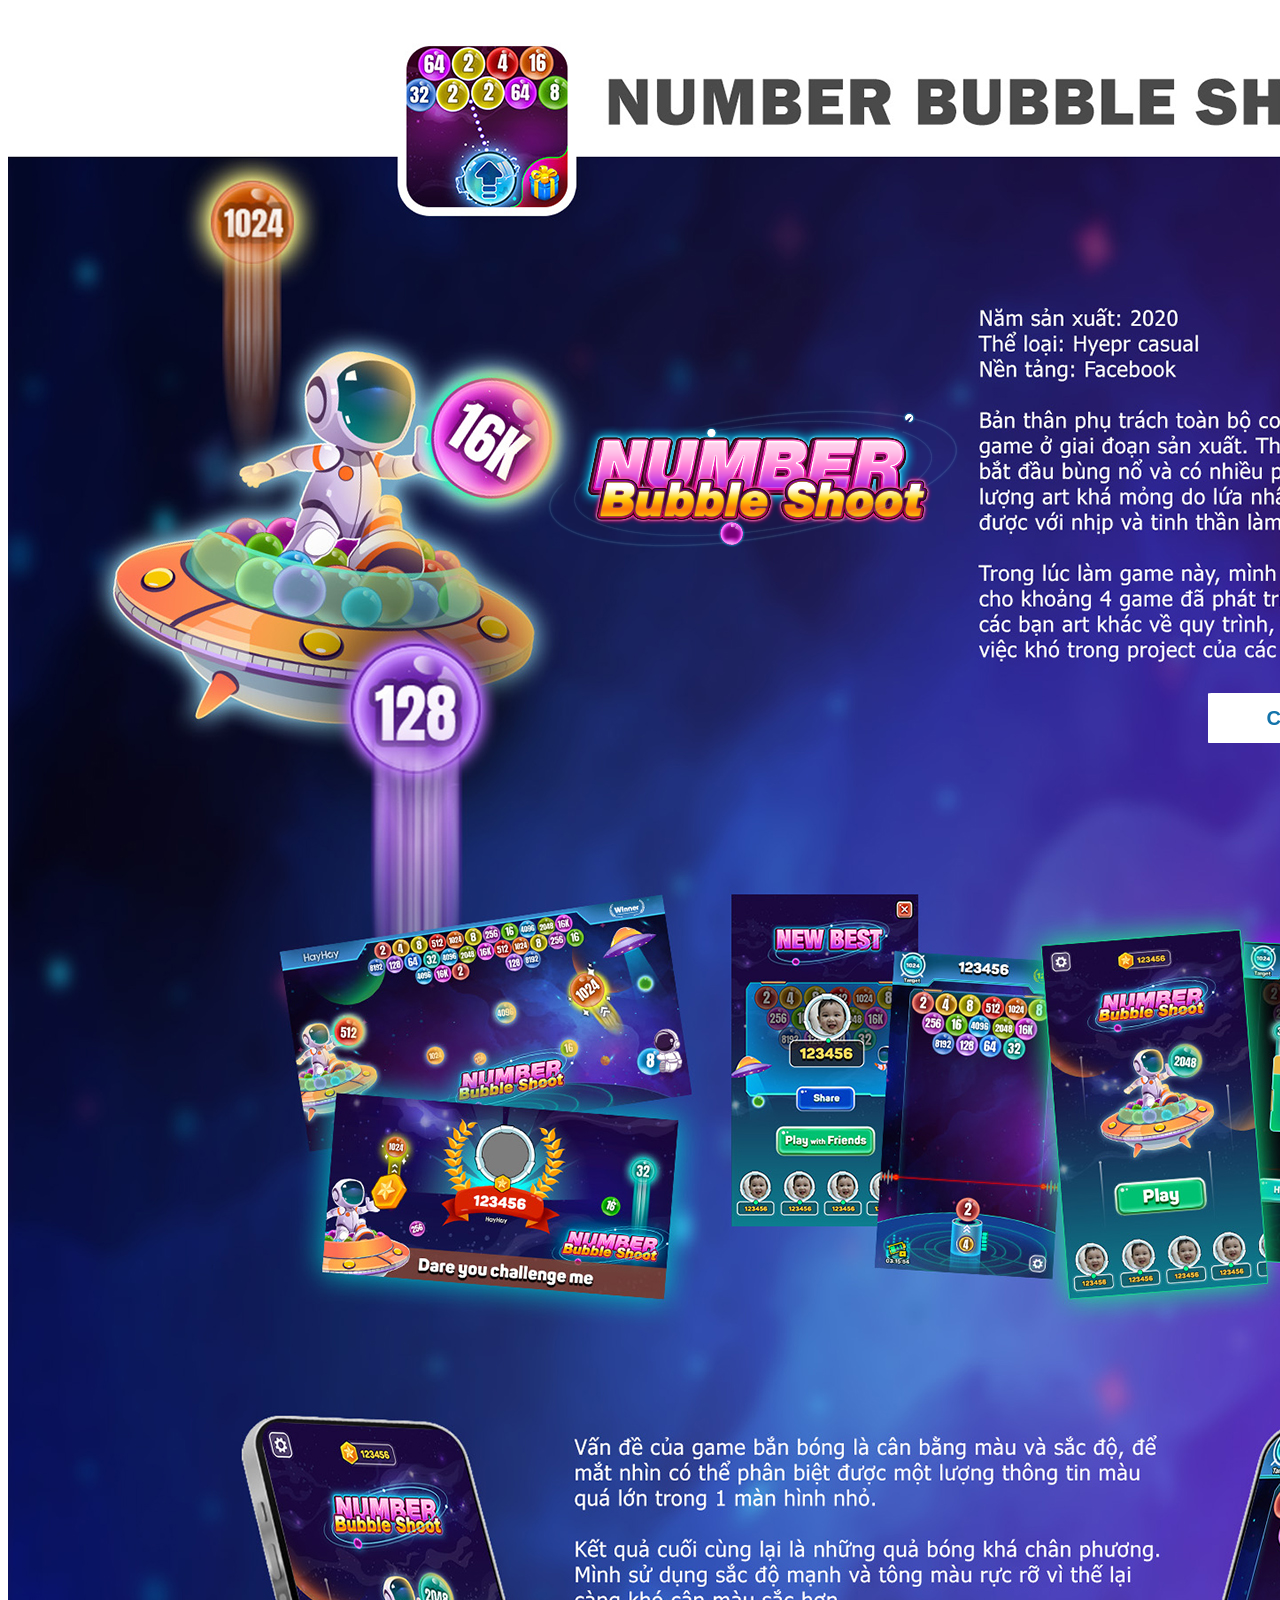
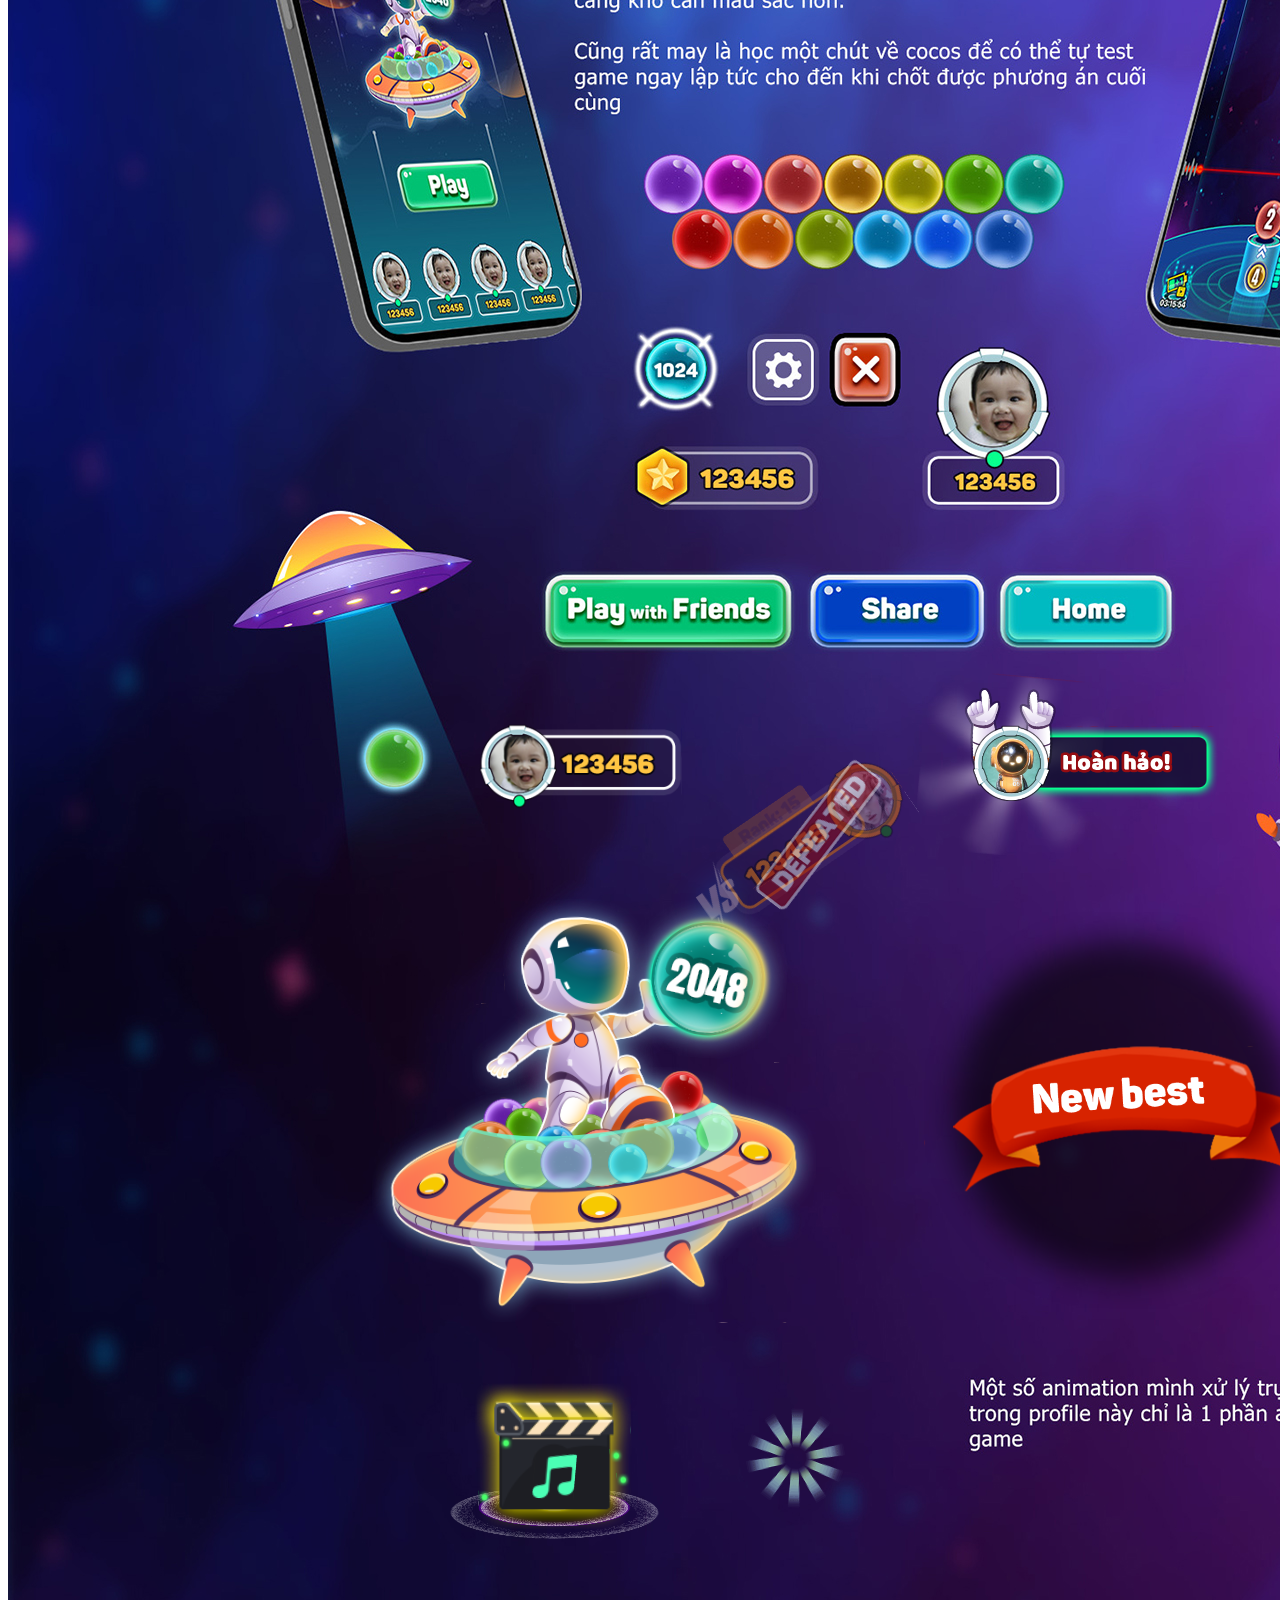
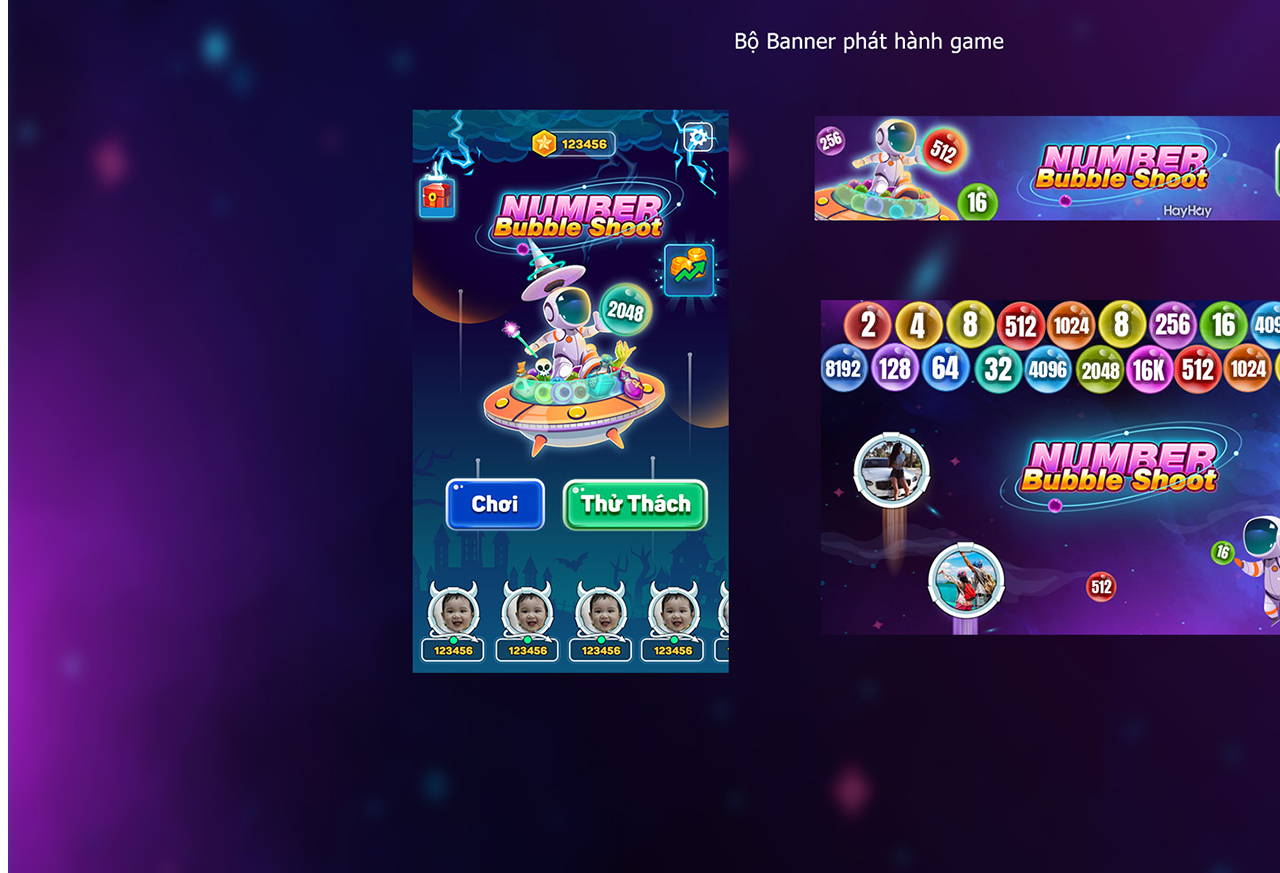
<file: projects/bongso.html>
<!DOCTYPE html>
<html lang="vi">
<head>
<meta charset="UTF-8" />
<meta name="viewport" content="width=device-width, initial-scale=1.0" />
<title>Loan Nguyễn Portfolio</title>
<!-- Spine WebGL runtime, used to load and play the Spine skeleton referenced in the design -->
<script src="../spine-player.js"></script>
<link rel="stylesheet" href="../spine-player.css" />
<style>
    body {
        display: flex;
        align-items: center;
        justify-content: center;
        width: 1700px;
    }

    .page-container {
        position: relative;
        width: 100%;
    }

    .bg {
        position: absolute;
        top: 0;
        right: 0;
        z-index: 1;
    }

    .infobox {
        position: relative;
        color: #fff;
        font-size: 20px;
        font-family: 'Inter', -apple-system, BlinkMacSystemFont, 'Segoe UI', sans-serif;
        z-index: 10;
    }

    #firstgraph {
        position: relative;
        top: 260px;
        width: 34%;
        left: 53%;
    }
    
    #redirectbtn {
        display: flex;
        position: absolute;
        top: 685px;
        left: 1200px;
        width: 370px; 
        height: 50px; 
        align-items: center;
        justify-content: center;
        background-color: #fff;
        cursor: pointer; 
        border-radius: 1%;
    }
    
    #fblink {
        color: #1373AA;
        font-weight: 700;
        text-align: center;
    }

    .spine-box {
        display: flex;
        flex-direction: column;
        align-items: center;
        justify-content: flex-start;
    }

    .spine-label {
        color: #fff;
        opacity: 0.5;
    }

    #spine-logo {
        position: absolute;
        top: 320px;
        left: 420px;
        width: 650px;
        height: 301px;
    }

    #spine-43 {
        width: 650px;
        height: 301px;
    }

    #spine-racing {
        position:absolute;
        top: 2285px;
        left: 160px;
        width: 1065px;
        height: 344px;
    }

    #spine-44 {
        width: 1065px;
        height: 344px;
    }

    #spine-praise {
        position: absolute;
        top: 2230px;
        left: 800px;
        width: 485px;
        height: 255px;
    }

    #spine-45 {
        width: 485px;
        height: 255px;
    }

    #spine-ship {
        position:absolute;
        top: 2430px;
        left: 310px;
        width: 559px;
        height: 500px;
    }

    #spine-46 {
        width: 559px;
        height: 500px;
    }

    #spine-best {
        position: absolute;
        top: 2500px;
        left: 870px;
        width: 480px;
        height: 404px;
    }

    #spine-47 {
        width: 480px;
        height: 404px;
    }

    #spine-blackhole {
        position:absolute;
        top: 2930px;
        left: 400px;
        width: 293px;
        height: 215px;
    }

    #spine-48 {
        width: 293px;
        height: 215px;
    }

    #spine-treasure {
        position: absolute;
        top: 3000px;
        left: 733px;
        width: 109px;
        height: 100px;
    }

    #spine-49 {
        width: 109px;
        height: 100px;
    }
 /*   
    #spine-container-1 {
        display: grid;
        grid-template-columns: 338px 207px;
        gap: 30px;
        width: 575px;
        position:absolute;
        top: 2000px;
        left: 500px;
        z-index: 30;
    }

    .spine-group-1 {
        width: 198px;
        height: 181px;
    }

    #spine-artwork-40 {
        margin-bottom: -181px;
    }*/
</style>
</head>
<body>
    <div class="page-container">
        <img class="bg" style="width: 100%;" src="../Image/Bg/NumberShoot_bg.jpg" />
        <div class="infobox">
            <div id="redirectbtn">
                <a 
                    href="https://www.facebook.com/gaming/play/134374228549110?source=fb_gg_url&ext=1788704944&hash=Aec4BRE-TvFBY44ctxcVoaV21P8" 
                    target="_blank" 
                    rel="noopener noreferrer" 
                    style="display: block; text-decoration: none;"
                >
                    <div id="fblink">Chơi thử trên Facebook &gt;&gt;</div>
                </a>
            </div>
            <div class="spine-box" id="spine-logo">
                <div id="spine-43">
                    <div id="spine-artwork-43"
                        class="spine-artwork"
                        data-spine-dir="json/NumberShootJson/"
                        data-spine-json="Number-logo.json"
                        data-spine-atlas="Number-logo.atlas"
                        data-spine-fit="cover"
                    >   
                        <div class="spine-artwork__fallback">json/NumberShootJson/</div>
                    </div>
                </div>
            </div>
            
            <div class="spine-box" id="spine-racing">
                <div id="spine-44">
                    <div id="spine-artwork-44"
                        class="spine-artwork"
                        data-spine-dir="json/NumberShootJson/"
                        data-spine-json="Racing.json"
                        data-spine-atlas="Racing.atlas"
                        data-spine-fit="cover"
                    >   
                        <div class="spine-artwork__fallback">json/NumberShootJson/</div>
                    </div>
                </div>
            </div>
            <div class="spine-box" id="spine-praise">
                <div id="spine-45">
                    <div id="spine-artwork-45"
                        class="spine-artwork"
                        data-spine-dir="json/NumberShootJson/"
                        data-spine-json="praise.json"
                        data-spine-atlas="praise.atlas"
                        data-spine-fit="cover"
                    >   
                        <div class="spine-artwork__fallback">json/NumberShootJson/</div>
                    </div>
                </div>
            </div>
            <div class="spine-box" id="spine-ship">
                <div id="spine-46">
                    <div id="spine-artwork-46"
                        class="spine-artwork"
                        data-spine-dir="json/NumberShootJson/"
                        data-spine-json="spaceship.json"
                        data-spine-atlas="spaceship.atlas"
                        data-spine-fit="cover"
                    >   
                        <div class="spine-artwork__fallback">json/NumberShootJson/</div>
                    </div>
                </div>
            </div>
            <div class="spine-box" id="spine-best">
                <div id="spine-47">
                    <div id="spine-artwork-47"
                        class="spine-artwork"
                        data-spine-dir="json/NumberShootJson/"
                        data-spine-json="new best.json"
                        data-spine-atlas="new best.atlas"
                        data-spine-fit="cover"
                    >   
                        <div class="spine-artwork__fallback">json/NumberShootJson/</div>
                    </div>
                </div>
            </div>
            <div class="spine-box" id="spine-blackhole">
                <div id="spine-48">
                    <div id="spine-artwork-48"
                        class="spine-artwork"
                        data-spine-dir="json/NumberShootJson/"
                        data-spine-json="blackHole.json"
                        data-spine-atlas="blackHole.atlas"
                        data-spine-fit="cover"
                    >   
                        <div class="spine-artwork__fallback">json/NumberShootJson/</div>
                    </div>
                </div>
            </div>
            <div class="spine-box" id="spine-treasure">
                <div id="spine-49">
                    <div id="spine-artwork-49"
                        class="spine-artwork"
                        data-spine-dir="json/NumberShootJson/"
                        data-spine-json="Treasure.json"
                        data-spine-atlas="Treasure.atlas"
                        data-spine-fit="cover"
                    >   
                        <div class="spine-artwork__fallback">json/NumberShootJson/</div>
                    </div>
                </div>
            </div>
        </div>
    </div>

    <script src="script.js"></script>
</body>
</html>
</file>
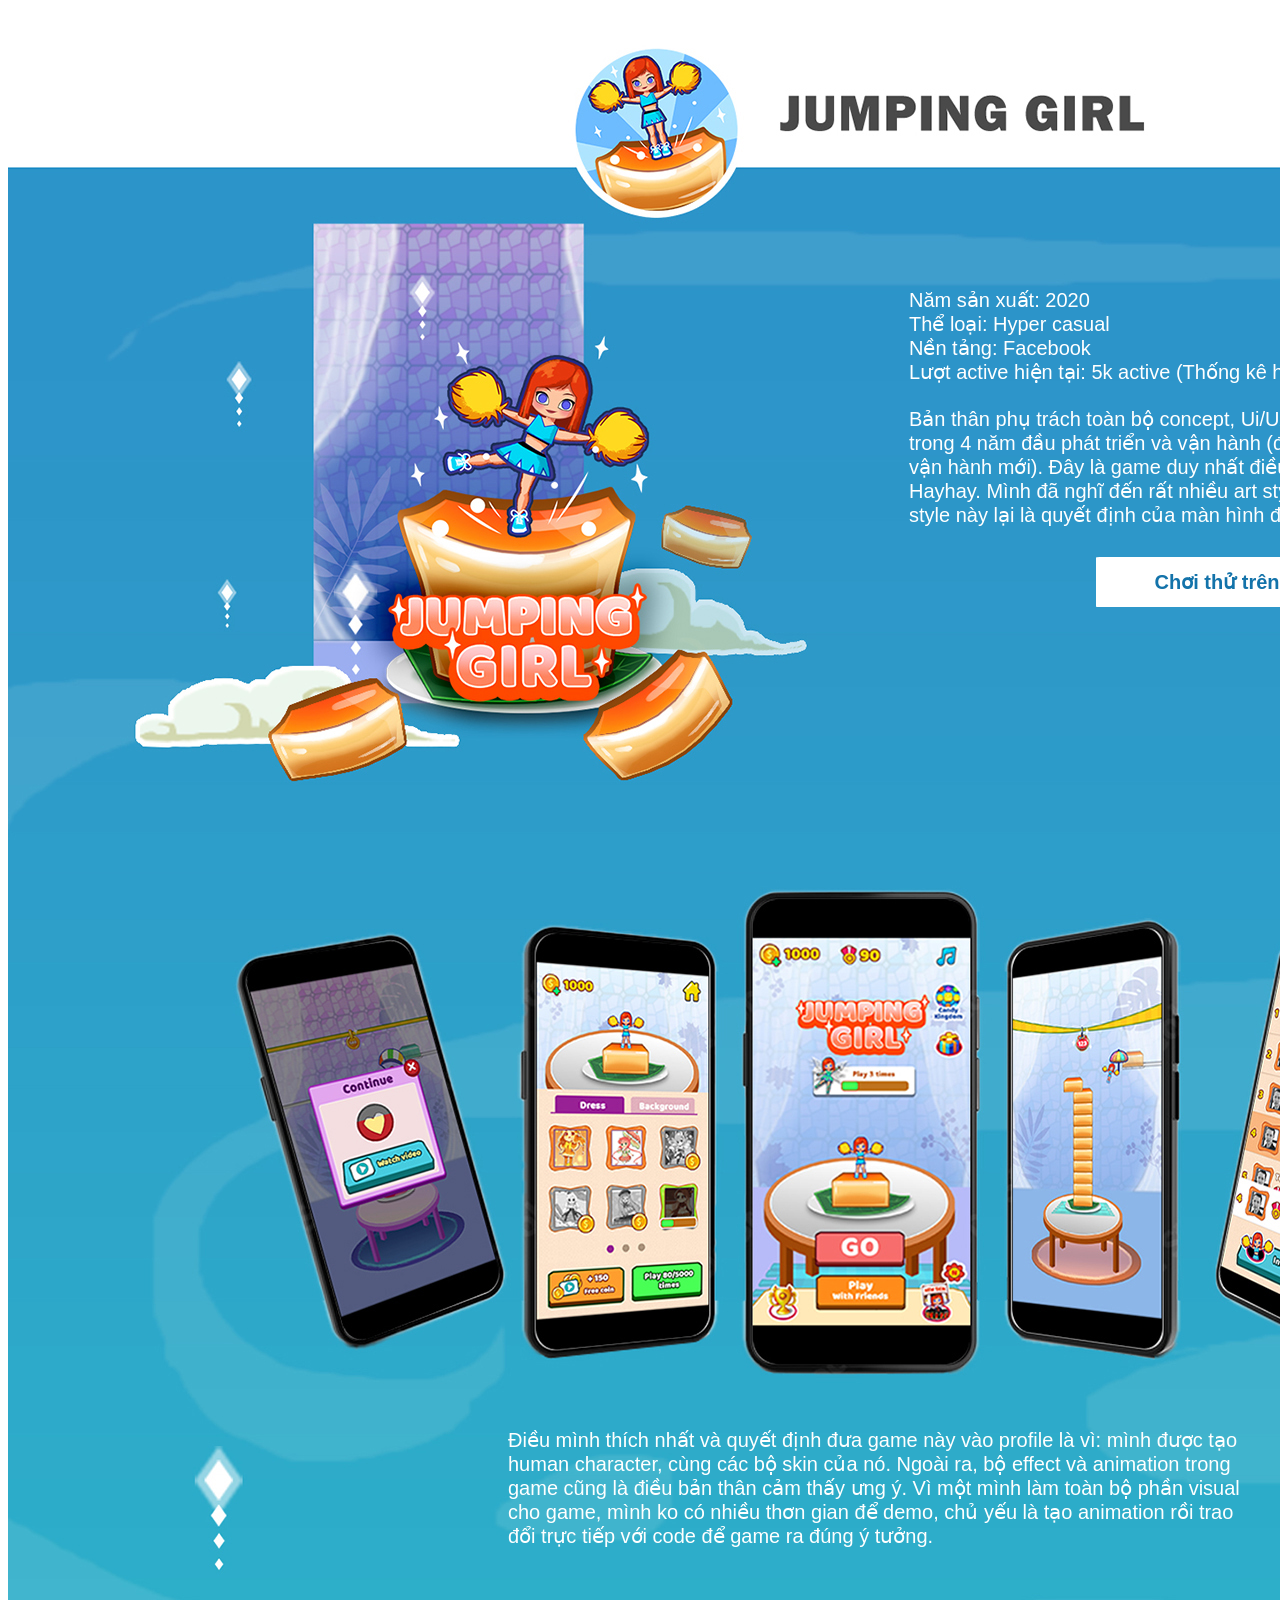
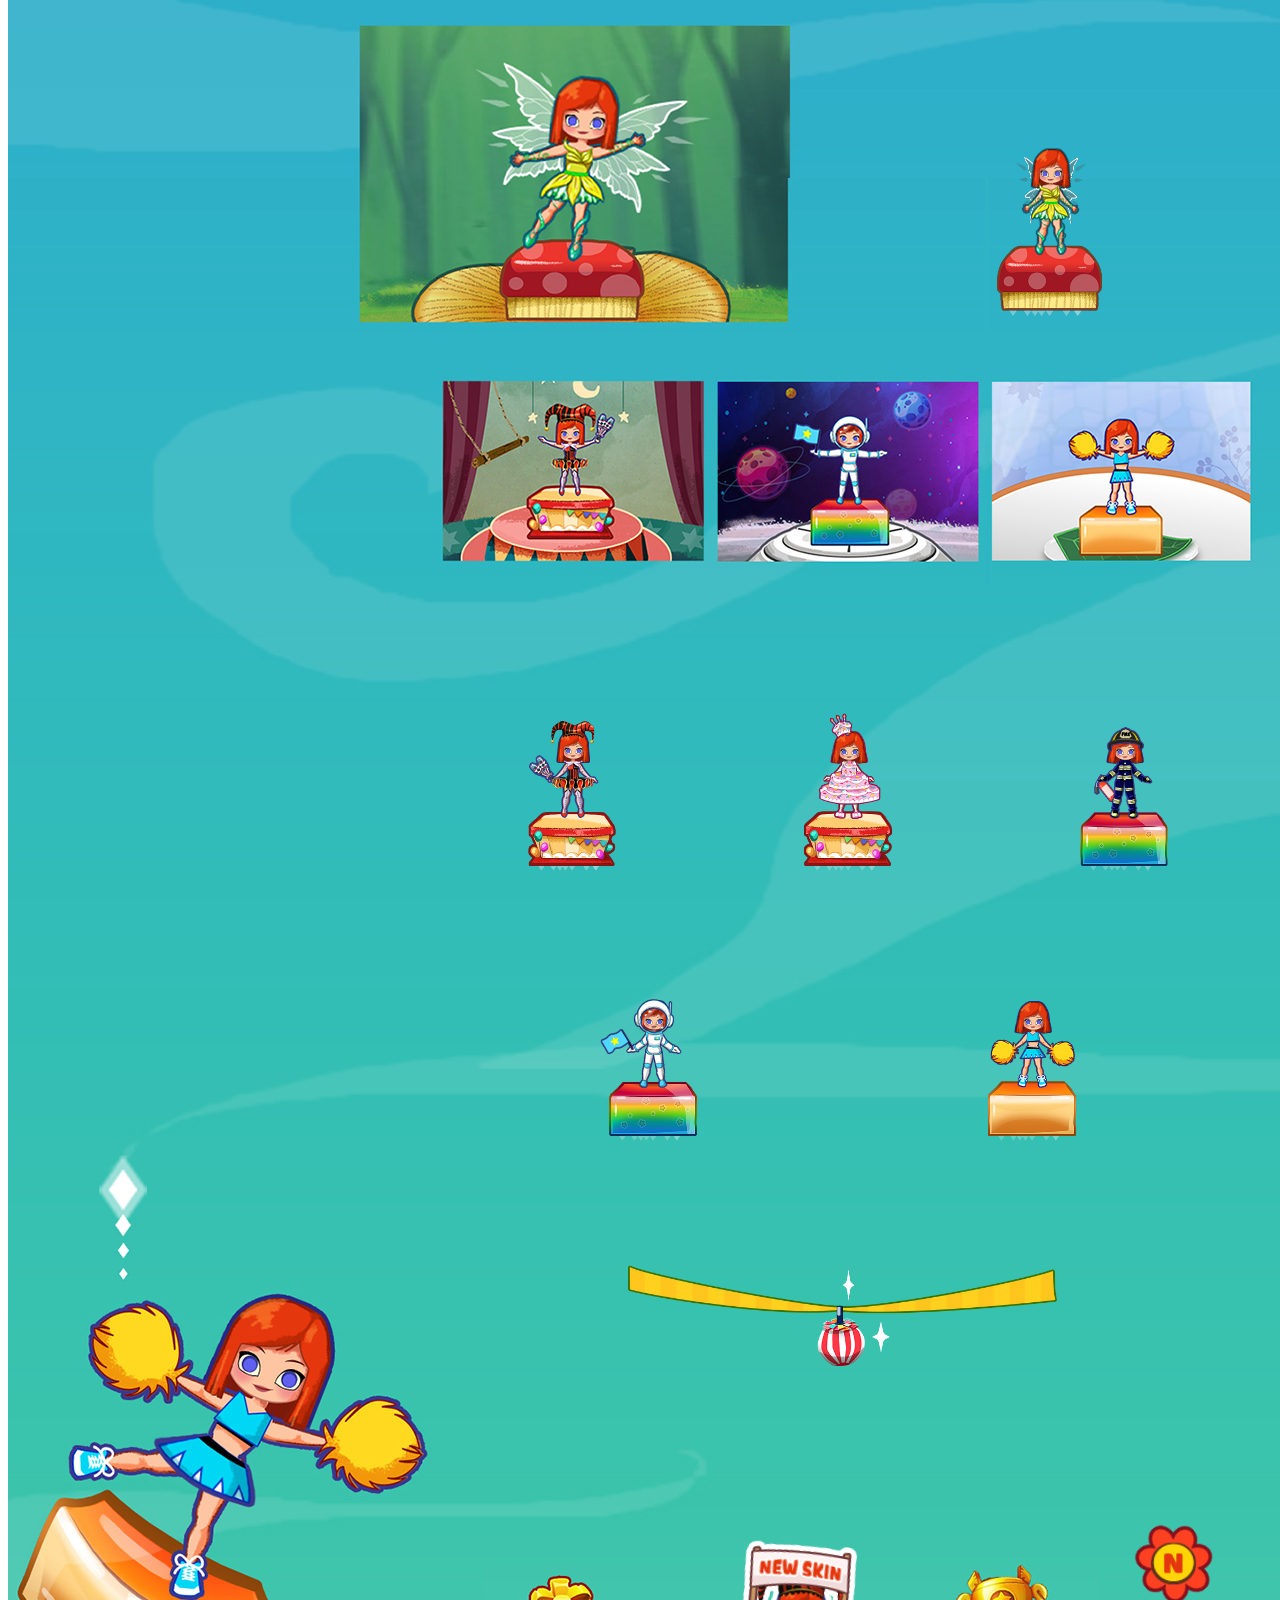
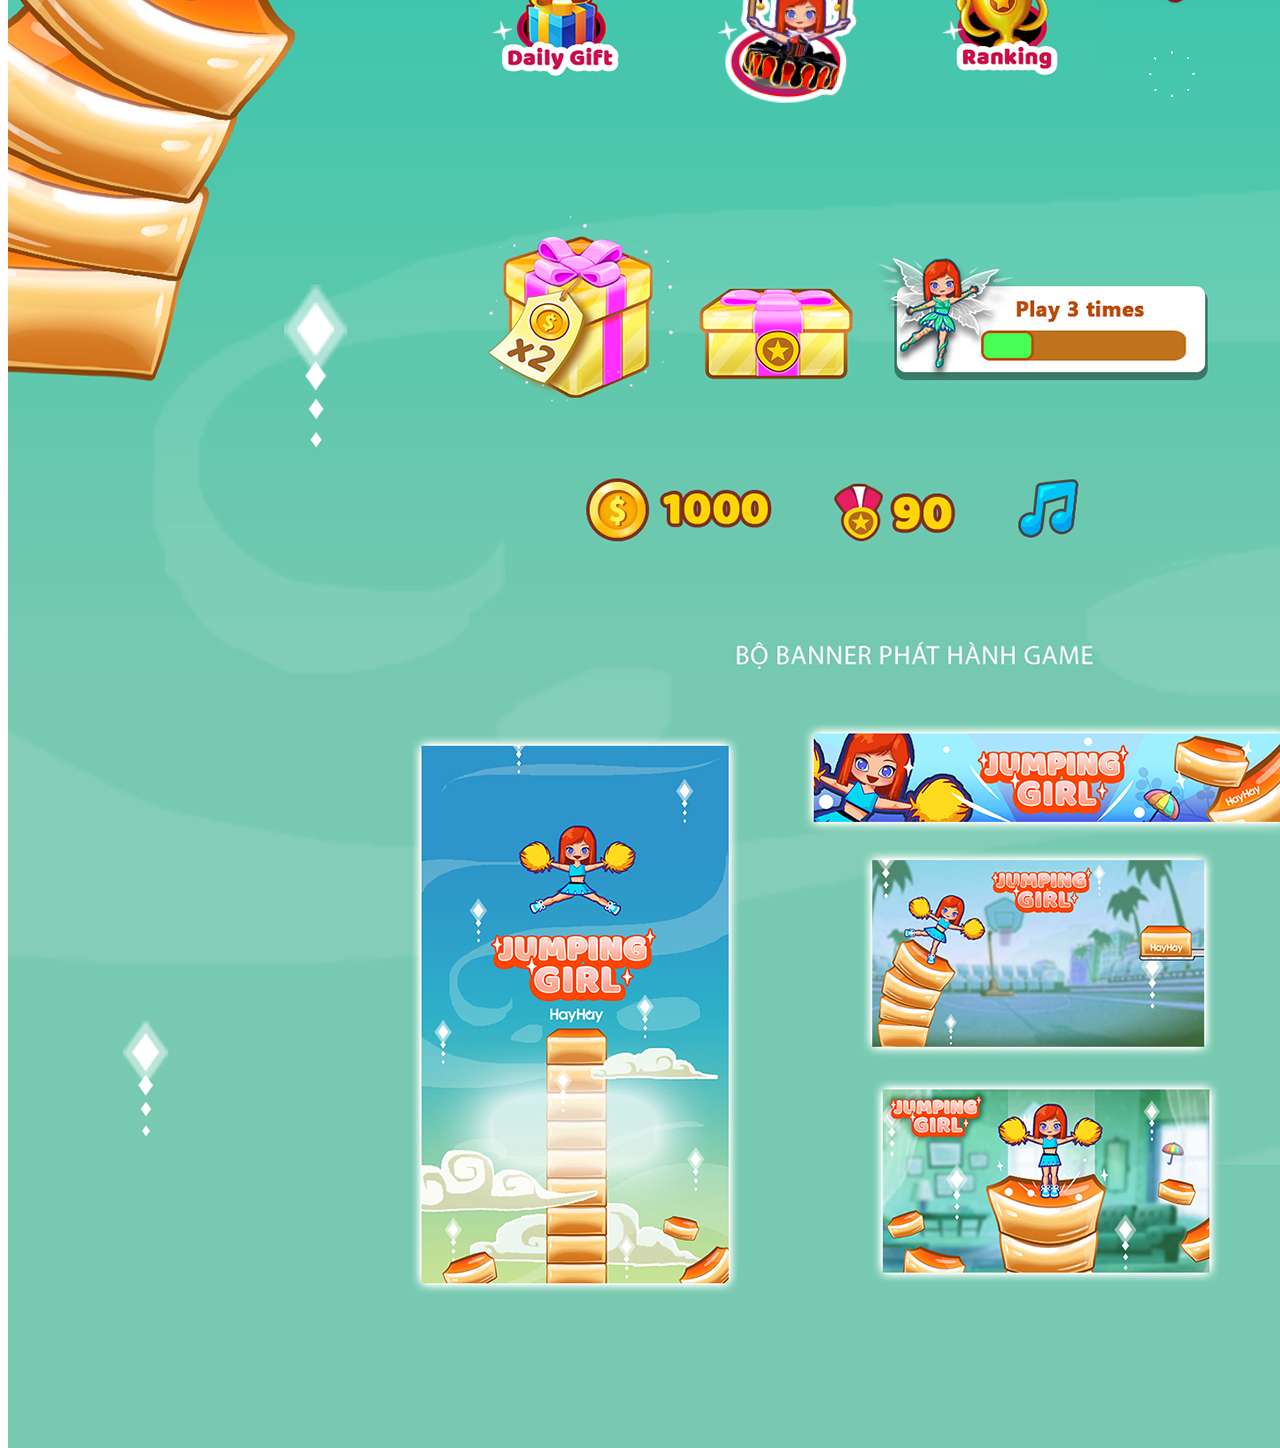
<file: projects/jumpingirl.html>
<!DOCTYPE html>
<html lang="vi">
<head>
<meta charset="UTF-8" />
<meta name="viewport" content="width=device-width, initial-scale=1.0" />
<title>Loan Nguyễn Portfolio</title>
<!-- Spine WebGL runtime, used to load and play the Spine skeleton referenced in the design -->
<script src="../spine-player.js"></script>
<link rel="stylesheet" href="../spine-player.css" />
<style>
    body {
        display: flex;
        align-items: center;
        justify-content: center;
        width: 1700px;
    }

    .page-container {
        position: relative;
        width: 100%;
    }

    .bg {
        position: absolute;
        top: 0;
        right: 0;
        z-index: 1;
    }

    .infobox {
        position: relative;
        color: #fff;
        font-size: 20px;
        font-family: 'Inter', -apple-system, BlinkMacSystemFont, 'Segoe UI', sans-serif;
        z-index: 10;
    }

    #firstgraph {
        position: relative;
        top: 260px;
        width: 34%;
        left: 53%;
    }
    
    #secondgraph {
        position: absolute;
        top: 1380px;
        left: 500px;
        width: 755px;
    }
    
    #redirectbtn {
        display: flex;
        position: relative;
        top: 270px;
        left: 64%;
        width: 370px; 
        height: 50px; 
        align-items: center;
        justify-content: center;
        background-color: #fff;
        cursor: pointer; 
        border-radius: 1%;
    }
    
    #fblink {
        color: #1373AA;
        font-weight: 700;
        text-align: center;
    }

    .spine-box {
        display: flex;
        flex-direction: column;
        align-items: center;
        justify-content: flex-start;
    }

    .spine-label {
        color: #fff;
        opacity: 0.5;
    }

    #spine-fairy {
        position: absolute;
        top: 1445px;
        left: 570px;
        width: 950px;
        height: 560px;
    }

    #spine-30 {
        width: 950px;
        height: 560px;
    }

    #spine-clawn {
        position: absolute;
        top: 2070px;
        left: 167px;
        width: 800px;
        height: 471px;
    }

    #spine-31 {
        width: 800px;
        height: 471px;
    }

    #spine-cake {
        position: absolute;
        top: 2070px;
        left: 443px;
        width: 800px;
        height: 471px;
    }

    #spine-32 {
        width: 800px;
        height: 471px;
    }

    #spine-fire {
        position: absolute;
        top: 2070px;
        left: 719px;
        width: 800px;
        height: 471px;
    }

    #spine-33 {
        width: 800px;
        height: 471px;
    }

    #spine-astro {
        position: absolute;
        top: 2340px;
        left: 248px;
        width: 800px;
        height: 471px;
    }

    #spine-34 {
        width: 800px;
        height: 471px;
    }

    #spine-cheer {
        position: absolute;
        top: 2340px;
        left: 627px;
        width: 800px;
        height: 471px;
    }

    #spine-35 {
        width: 800px;
        height: 471px;
    }

    #spine-paperball {
        position: absolute;
        top: 2820px;
        left: 620px;
        width: 429px;
        height: 140px;
    }

    #spine-36 {
        width: 429px;
        height: 140px;
    }

    #spine-new {
        position: absolute;
        top: 3080px;
        left: 1111px;
        width: 109px;
        height: 111px;
    }

    #spine-41 {
        width: 109px;
        height: 111px;
    }

    #spine-hand {
        position: absolute;
        top: 3190px;
        left: 1107px;
        width: 100px;
        height: 96px;
    }

    #spine-42 {
        width: 100px;
        height: 96px;
    }
    
    #spine-container-1 {
        display: grid;
        grid-template-columns: 198px 198px 198px;
        gap: 27px;
        width: 624px;
        position:absolute;
        top: 3100px;
        left: 450px;
        z-index: 30;
    }

    .spine-group-1 {
        width: 198px;
        height: 181px;
    }

    #spine-artwork-40 {
        margin-bottom: -181px;
    }
</style>
</head>
<body>
    <div class="page-container">
        <img class="bg" style="width: 100%;" src="../Image/Bg/jumping_girl_bg.jpg" />
        <div class="infobox">
            <p id="firstgraph">
                Năm sản xuất: 2020<br>
                Thể loại: Hyper casual<br>
                Nền tảng: Facebook<br>
                Lượt active hiện tại: 5k active (Thống kê hiển thị trên fb)<br><br>
                Bản thân phụ trách toàn bộ concept, Ui/Ux, animation cho game trong 4 năm đầu phát triển và vận hành (đến nay chưa thấy có vận hành mới). Đây là game duy nhất điều khiển character ở Hayhay. Mình đã nghĩ đến rất nhiều art style, tuy nhiên lựa chọn style này lại là quyết định của màn hình điện thoại.
            </p>
            <div id="redirectbtn">
                <a 
                    href="https://www.facebook.com/gaming/play/347909499499999/?source=www_games_hub_recently_played" 
                    target="_blank" 
                    rel="noopener noreferrer" 
                    style="display: block; text-decoration: none;"
                >
                    <div id="fblink">Chơi thử trên Facebook &gt;&gt;</div>
                </a>
            </div>
            <p id="secondgraph">
                Điều mình thích nhất và quyết định đưa game này vào profile là vì: mình được tạo human character, cùng các bộ skin của nó. Ngoài ra, bộ effect và animation trong game cũng là điều bản thân cảm thấy ưng ý. Vì một mình làm toàn bộ phần visual cho game, mình ko có nhiều thơn gian để demo, chủ yếu là tạo animation rồi trao đổi trực tiếp với code để game ra đúng ý tưởng.
            </p>
            <div class="spine-box" id="spine-fairy">
                <div id="spine-30">
                    <div id="spine-artwork-30"
                        class="spine-artwork"
                        data-spine-dir="json/JumpingGirlJson/"
                        data-spine-json="SkinGirl.json"
                        data-spine-atlas="SkinGirl.atlas"
                        data-spine-fit="cover"
                        data-spine-skin="Fairy2"
                    >   
                        <div class="spine-artwork__fallback">json/JumpingGirlJson/</div>
                    </div>
                </div>
            </div>
            <div class="spine-box" id="spine-clawn">
                <div id="spine-31">
                    <div id="spine-artwork-31"
                        class="spine-artwork"
                        data-spine-dir="json/JumpingGirlJson/"
                        data-spine-json="SkinGirl.json"
                        data-spine-atlas="SkinGirl.atlas"
                        data-spine-fit="cover"
                        data-spine-skin="Clawn"
                    >   
                        <div class="spine-artwork__fallback">json/JumpingGirlJson/</div>
                    </div>
                </div>
            </div>
            <div class="spine-box" id="spine-cake">
                <div id="spine-32">
                    <div id="spine-artwork-32"
                        class="spine-artwork"
                        data-spine-dir="json/JumpingGirlJson/"
                        data-spine-json="SkinGirl.json"
                        data-spine-atlas="SkinGirl.atlas"
                        data-spine-fit="cover"
                        data-spine-skin="Cake"
                    >   
                        <div class="spine-artwork__fallback">json/JumpingGirlJson/</div>
                    </div>
                </div>
            </div>
            <div class="spine-box" id="spine-fire">
                <div id="spine-33">
                    <div id="spine-artwork-33"
                        class="spine-artwork"
                        data-spine-dir="json/JumpingGirlJson/"
                        data-spine-json="SkinGirl.json"
                        data-spine-atlas="SkinGirl.atlas"
                        data-spine-fit="cover"
                        data-spine-skin="Fireman"
                    >   
                        <div class="spine-artwork__fallback">json/JumpingGirlJson/</div>
                    </div>
                </div>
            </div>
            <div class="spine-box" id="spine-astro">
                <div id="spine-34">
                    <div id="spine-artwork-34"
                        class="spine-artwork"
                        data-spine-dir="json/JumpingGirlJson/"
                        data-spine-json="SkinGirl.json"
                        data-spine-atlas="SkinGirl.atlas"
                        data-spine-fit="cover"
                        data-spine-skin="Astronount"
                    >   
                        <div class="spine-artwork__fallback">json/JumpingGirlJson/</div>
                    </div>
                </div>
            </div>
            <div class="spine-box" id="spine-cheer">
                <div id="spine-35">
                    <div id="spine-artwork-35"
                        class="spine-artwork"
                        data-spine-dir="json/JumpingGirlJson/"
                        data-spine-json="SkinGirl.json"
                        data-spine-atlas="SkinGirl.atlas"
                        data-spine-fit="cover"
                        data-spine-skin="CheerLeader"
                    >   
                        <div class="spine-artwork__fallback">json/JumpingGirlJson/</div>
                    </div>
                </div>
            </div>
            <div class="spine-box" id="spine-paperball">
                <div id="spine-36">
                    <div id="spine-artwork-36"
                        class="spine-artwork"
                        data-spine-dir="json/JumpingGirlJson/"
                        data-spine-json="papper_ball.json"
                        data-spine-atlas="papper_ball.atlas"
                        data-spine-fit="cover"
                    >   
                        <div class="spine-artwork__fallback">json/JumpingGirlJson/</div>
                    </div>
                </div>
            </div>
            <div class="spine-box" id="spine-container-1">
                <div id="spine-37" class="spine-group-1">
                    <div id="spine-artwork-37"
                        class="spine-artwork"
                        data-spine-dir="json/JumpingGirlJson/"
                        data-spine-json="ButtonEffect.json"
                        data-spine-atlas="ButtonEffect.atlas"
                        data-spine-fit="cover"
                    >   
                        <div class="spine-artwork__fallback">json/JumpingGirlJson/</div>
                    </div>
                </div>
                <div id="spine-38" class="spine-group-1">
                    <div id="spine-artwork-40"
                        class="spine-artwork"
                        data-spine-dir="json/JumpingGirlJson/"
                        data-spine-json="newskin.json"
                        data-spine-atlas="newskin.atlas"
                        data-spine-fit="cover"
                    >   
                        <div class="spine-artwork__fallback">json/JumpingGirlJson/</div>
                    </div>
                    <div id="spine-artwork-38"
                        class="spine-artwork"
                        data-spine-dir="json/JumpingGirlJson/"
                        data-spine-json="ButtonEffect.json"
                        data-spine-atlas="ButtonEffect.atlas"
                        data-spine-fit="cover"
                    >   
                        <div class="spine-artwork__fallback">json/JumpingGirlJson/</div>
                    </div>
                </div>
                <div id="spine-39" class="spine-group-1">
                    <div id="spine-artwork-39"
                        class="spine-artwork"
                        data-spine-dir="json/JumpingGirlJson/"
                        data-spine-json="ButtonEffect.json"
                        data-spine-atlas="ButtonEffect.atlas"
                        data-spine-fit="cover"
                    >   
                        <div class="spine-artwork__fallback">json/JumpingGirlJson/</div>
                    </div>
                </div>
            </div>
            <div class="spine-box" id="spine-new">
                <div id="spine-41">
                    <div id="spine-artwork-41"
                        class="spine-artwork"
                        data-spine-dir="json/JumpingGirlJson/"
                        data-spine-json="new.json"
                        data-spine-atlas="new.atlas"
                        data-spine-fit="cover"
                    >   
                        <div class="spine-artwork__fallback">json/JumpingGirlJson/</div>
                    </div>
                </div>
            </div>
            <div class="spine-box" id="spine-hand">
                <div id="spine-42">
                    <div id="spine-artwork-42"
                        class="spine-artwork"
                        data-spine-dir="json/JumpingGirlJson/"
                        data-spine-json="hand.json"
                        data-spine-atlas="hand.atlas"
                        data-spine-fit="cover"
                    >   
                        <div class="spine-artwork__fallback">json/JumpingGirlJson/</div>
                    </div>
                </div>
            </div>
        </div>
    </div>

    <script src="script.js"></script>
</body>
</html>
</file>
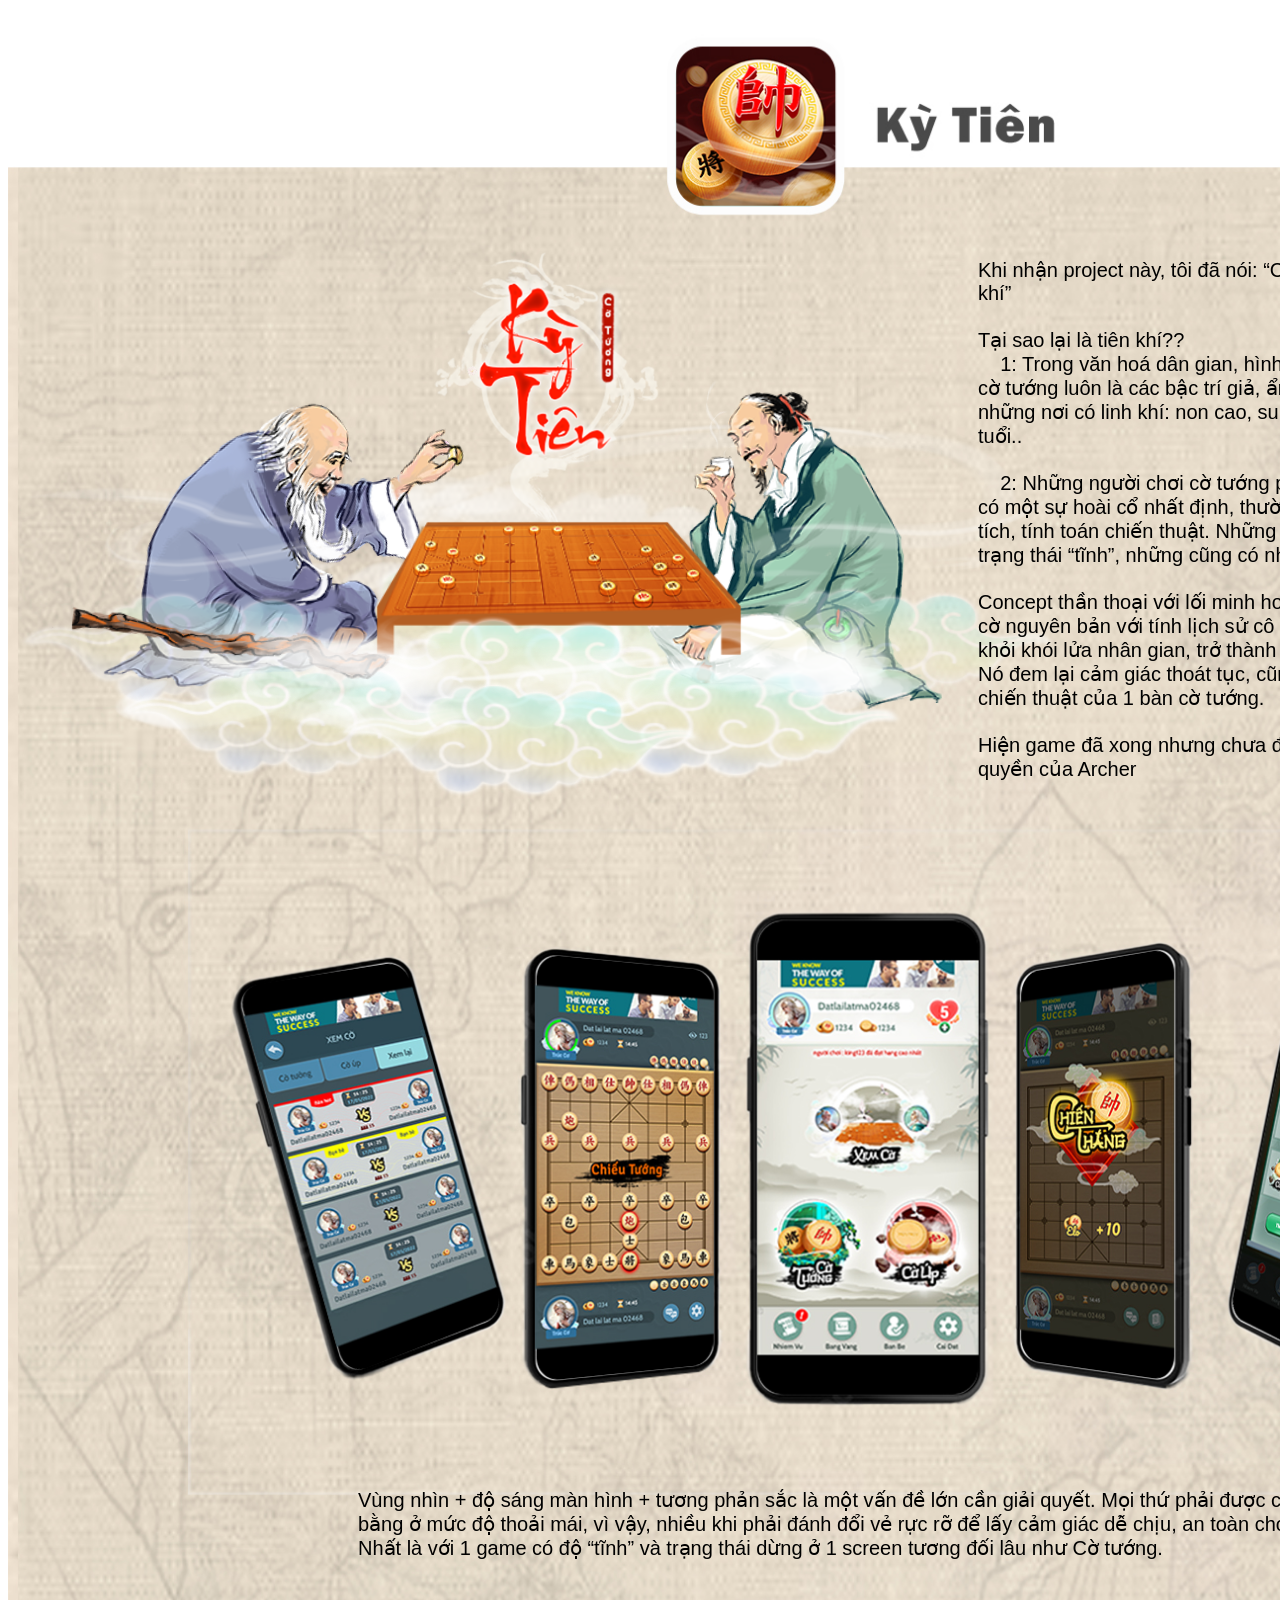
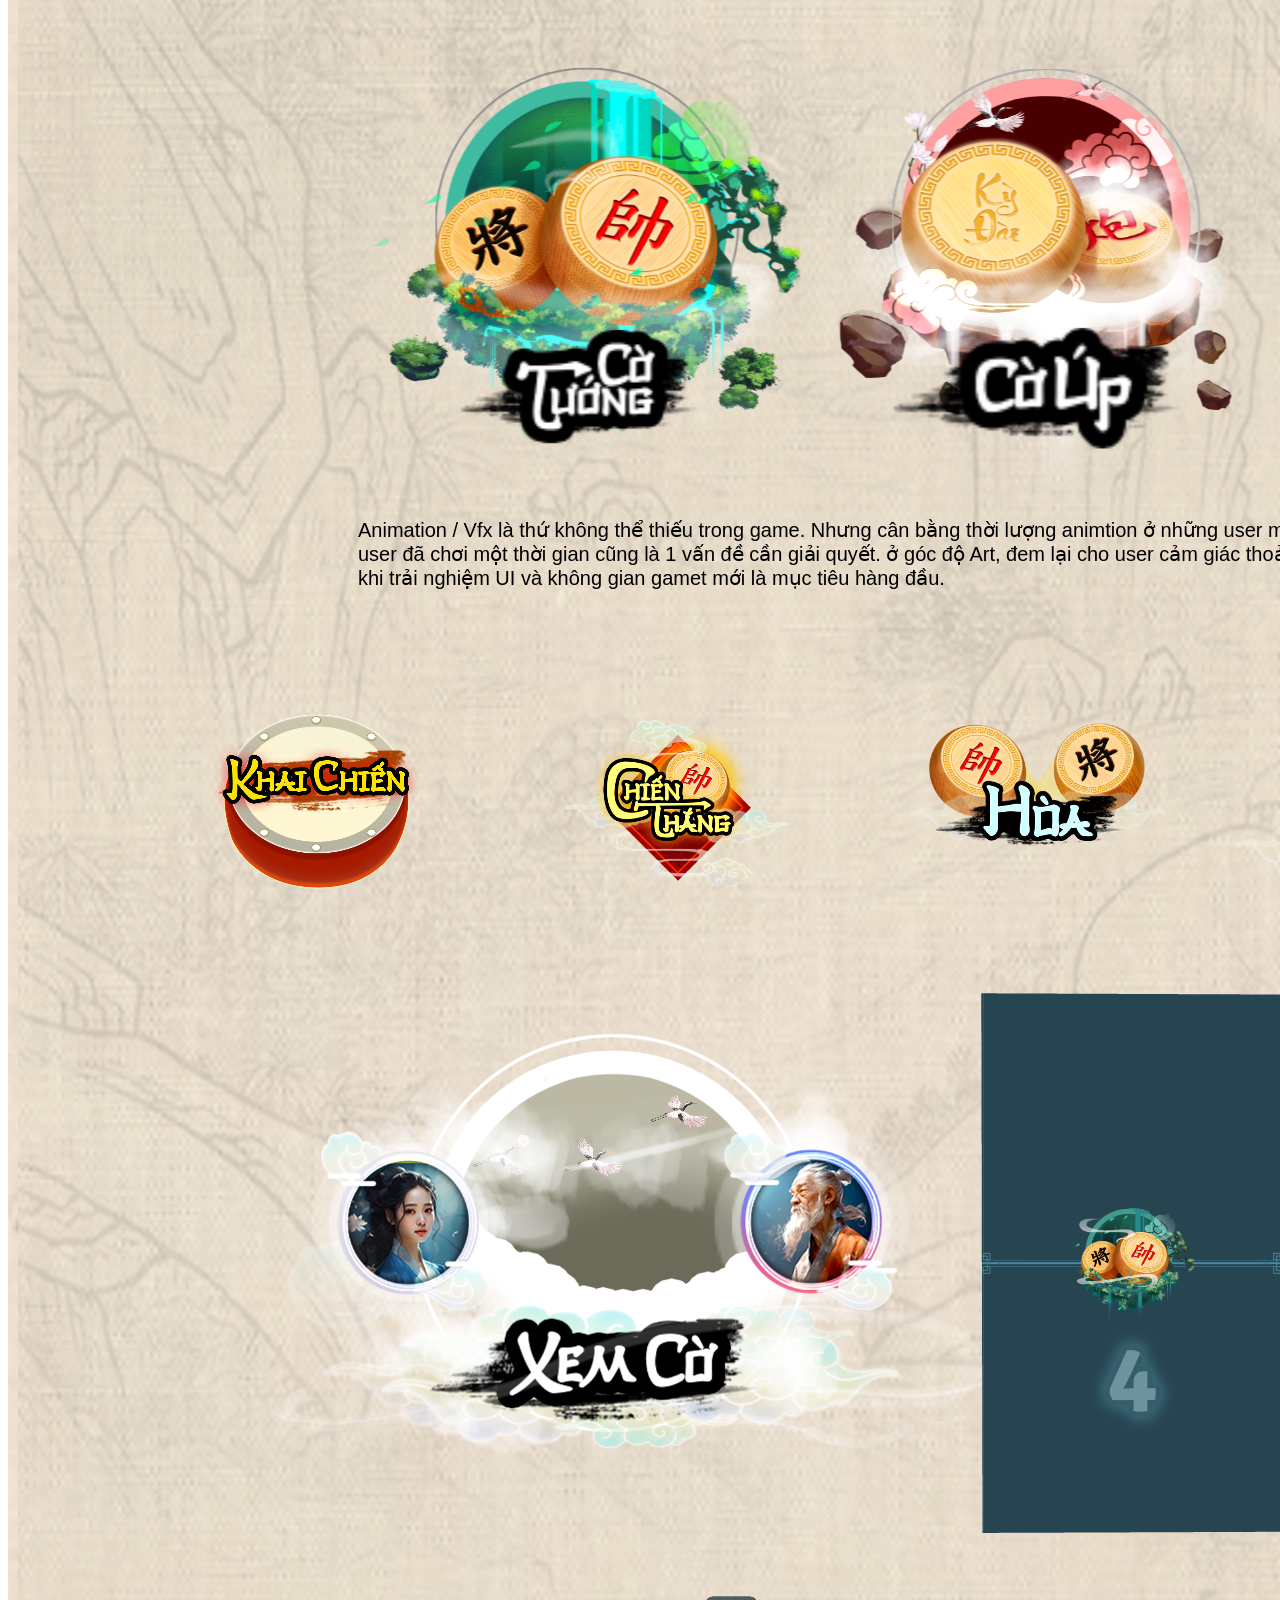
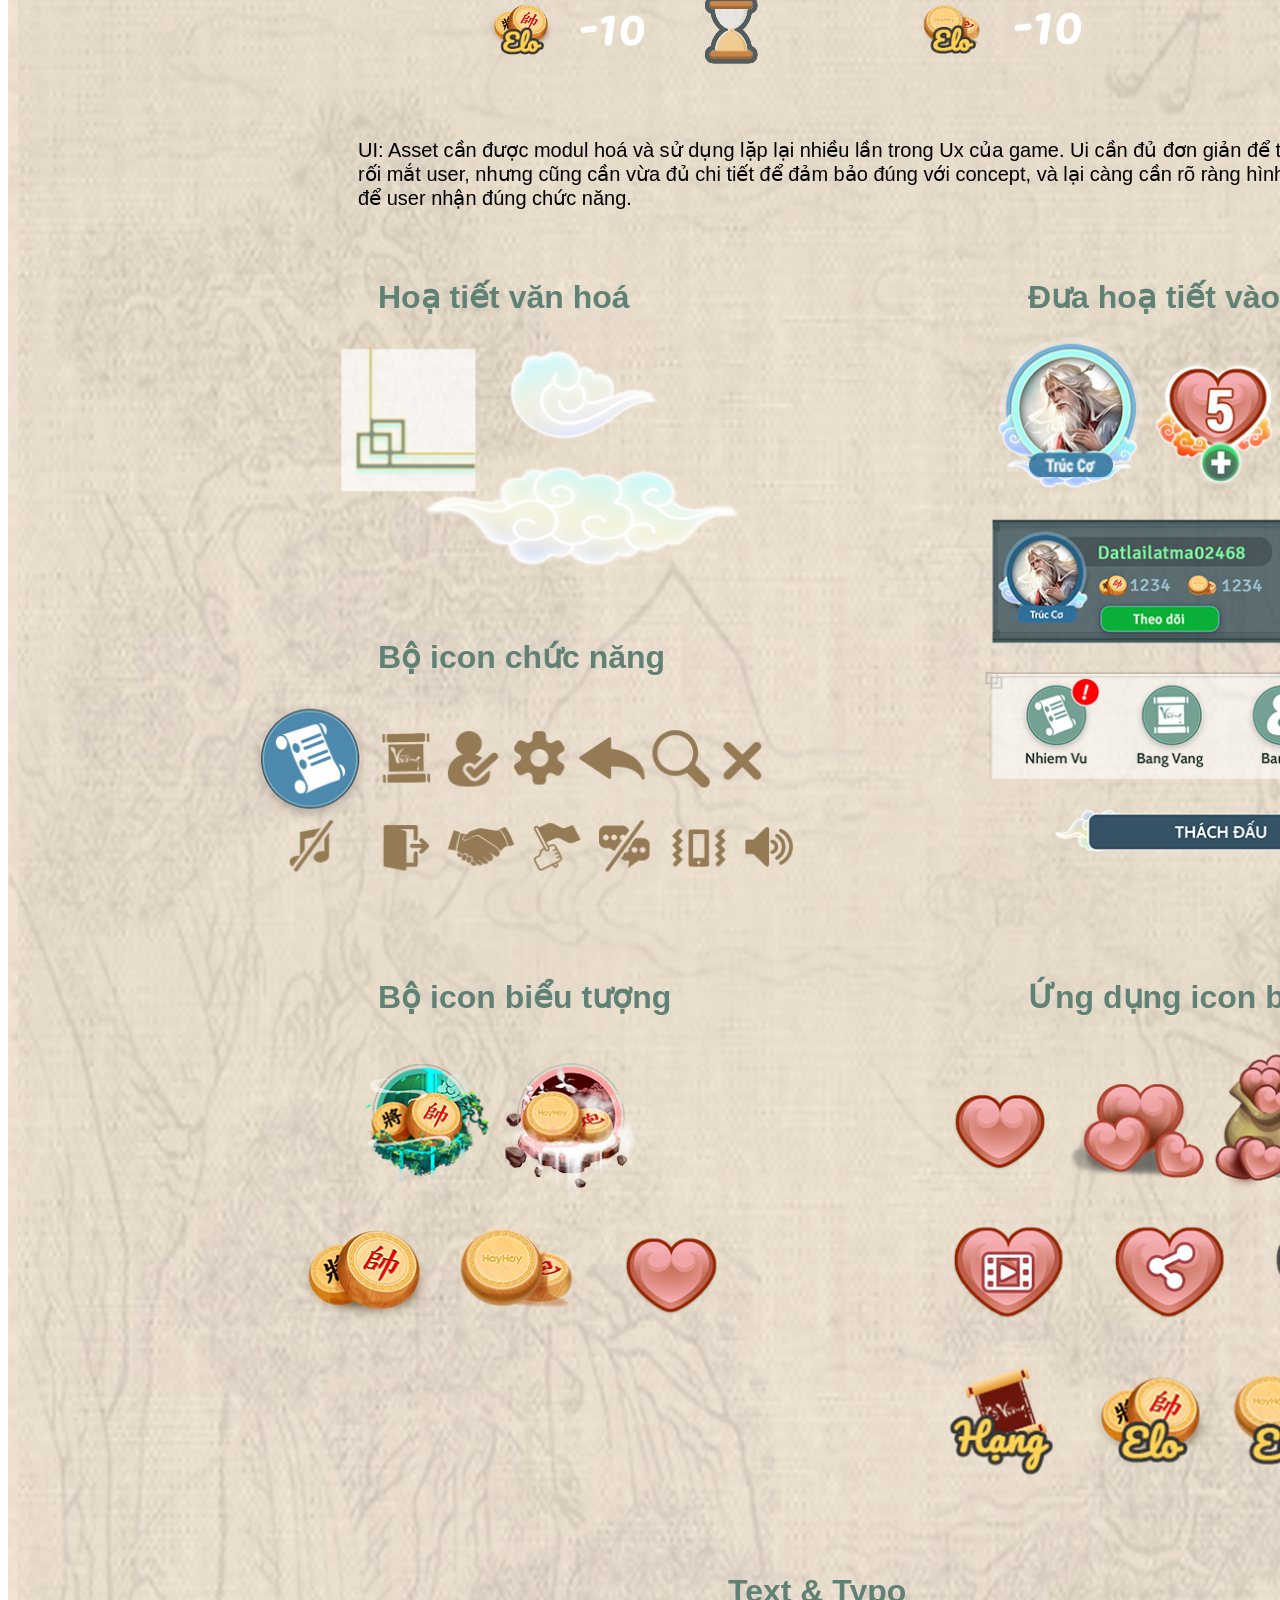
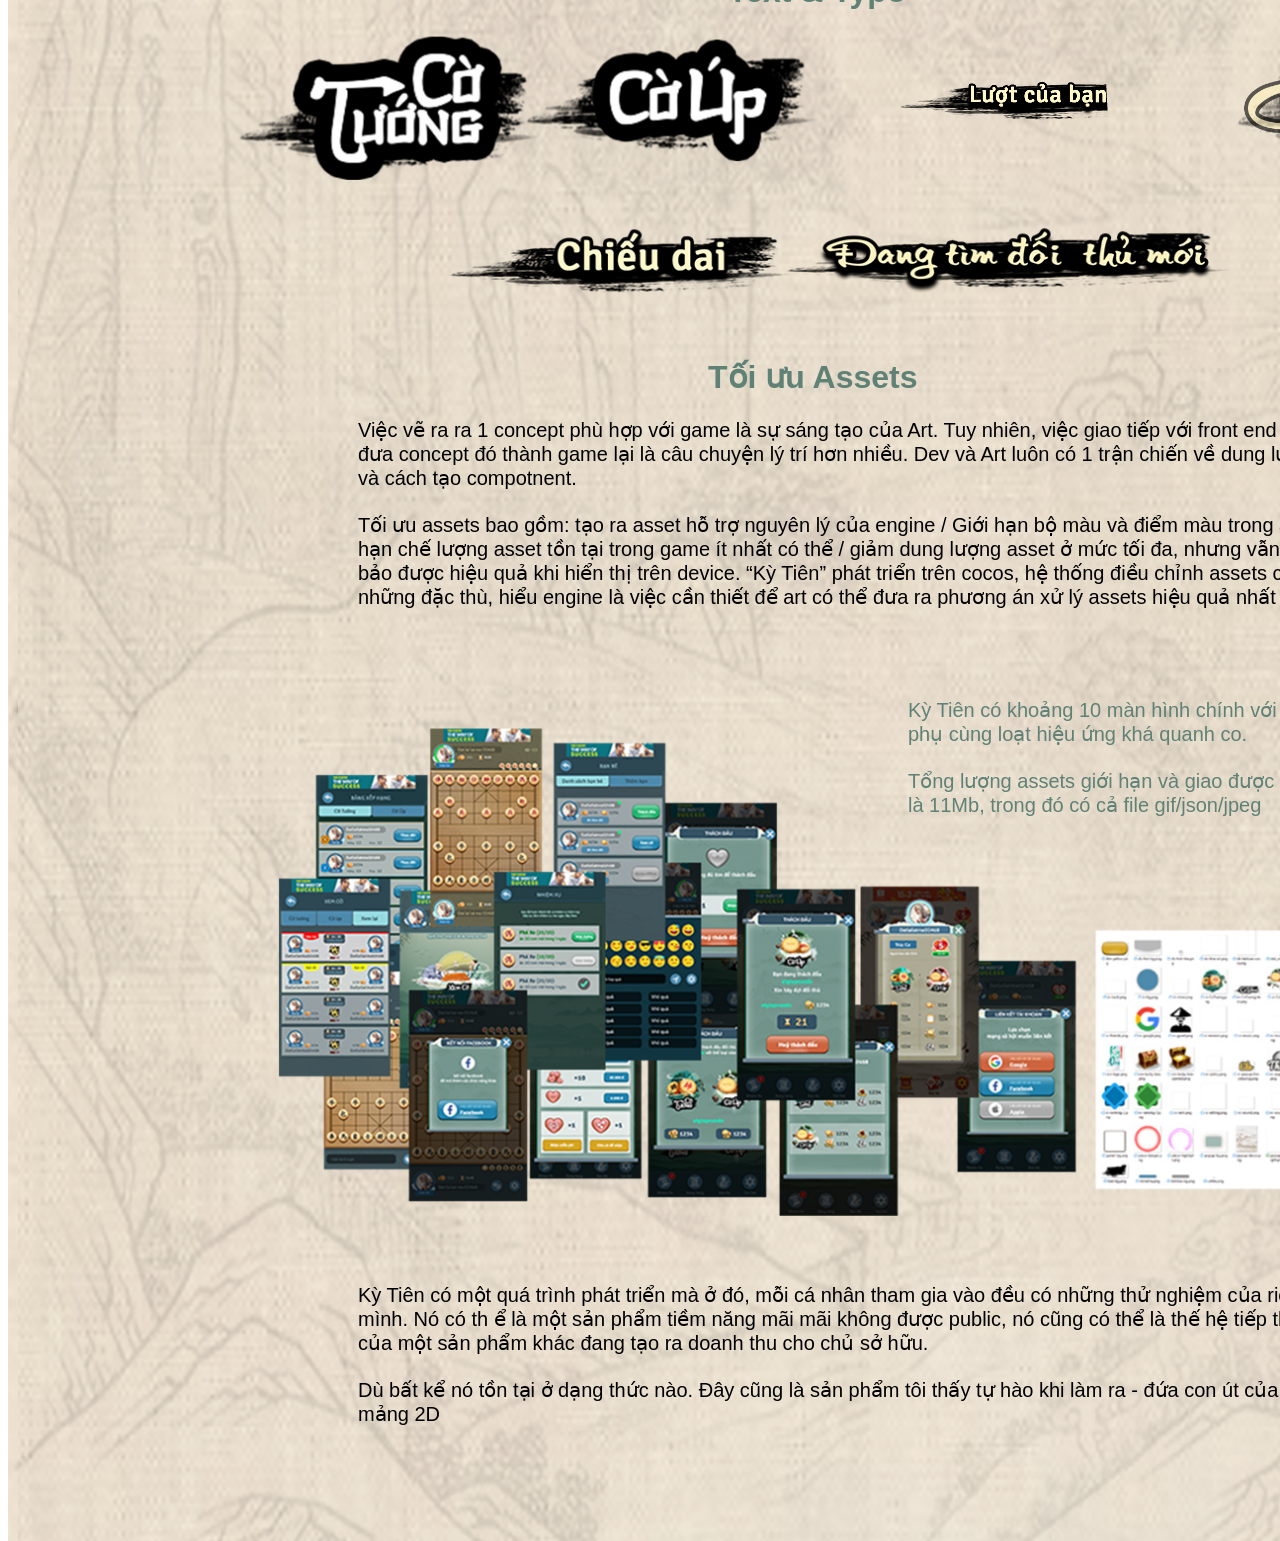
<file: projects/kyvuong.html>
<!DOCTYPE html>
<html lang="vi">
<head>
<meta charset="UTF-8" />
<meta name="viewport" content="width=device-width, initial-scale=1.0" />
<title>Loan Nguyễn Portfolio</title>
<!-- Spine WebGL runtime, used to load and play the Spine skeleton referenced in the design -->
<script src="../spine-player.js"></script>
<link rel="stylesheet" href="../spine-player.css" />
<style>
    body {
        display: flex;
        align-items: center;
        justify-content: center;
        width: 1700px;
    }

    .page-container {
        position: relative;
        width: 100%;
    }

    .bg {
        position: absolute;
        top: 0;
        right: 0;
        z-index: 1;
    }

    .infobox {
        position: relative;
        color: #000000;
        font-size: 20px;
        font-family: 'Inter', -apple-system, BlinkMacSystemFont, 'Segoe UI', sans-serif;
        z-index: 10;
    }

    #firstgraph {
        position: absolute;
        top: 230px;
        left: 970px;
        width: 34%;
    }
    
    #secondgraph {
        position: absolute;
        top: 1460px;
        left: 350px;
        width: 988px;
    }
    
    #thirdgraph {
        position: absolute;
        top: 2090px;
        left: 350px;
        width: 988px;
    }
    
    #forthgraph {
        position: absolute;
        top: 3310px;
        left: 350px;
        width: 988px;
    }
    
    #fifthgraph {
        position: absolute;
        top: 5190px;
        left: 350px;
        width: 988px;
    }

    #sixthgraph {
        position: absolute;
        top: 5470px;
        left: 900px;
        width: 498px;
    }
    
    #seventhgraph {
        position: absolute;
        top: 6055px;
        left: 350px;
        width: 988px;
    }

    .highlighttxt {
        font-size: 32px;
        font-weight: 700;
        color: #608176;
    }
    
    .spine-box {
        display: flex;
        flex-direction: column;
        align-items: center;
        justify-content: flex-start;
    }
    
    #spine-banner {
        position: absolute;
        top: 170px;
        width: 1059px;
        height: 693px;
    }
    
    #spine-16 {
        width: 1059px;
        height: 693px;
    }
    
    #spine-container-1 {
        display: grid;
        grid-template-columns: repeat(auto-fit, minmax(479px, 1fr));
        gap: 5px;
        width: 57%;
        position: absolute;
        top: 1630px;
        left: 50px;
        transform: translateX(28%);
        z-index: 99;
    }
    
    .spine-group-1 {
        width: 479px;
        height: 463px;
    }
    
    #spine-container-2 {
        display: grid;
        grid-template-columns: repeat(auto-fit, minmax(357px, 1fr));
        gap: 5px;
        width: 85%;
        position: absolute;
        top: 2220px;
        left: 130px;
        z-index: 99;
    }
    
    .spine-group-2 {
        width: 357px;
        height: 309px;
    }

    #spine-20 {
        margin: -20px -30px -30px -70px;
        width: 450px;
        height: 350px;
    }
    
    #spine-xemco {
        position: absolute;
        top: 2550px;
        left: 250px;
        width: 764px;
        height: 527px;
    }

    #spine-23 {
        width: 764px;
        height: 527px;
    }
    
    #spine-chuyenban {
        position: absolute;
        top: 2120px;
        left: 725px;
        width: 800px;
        height: 1450px;
    }

    #spine-24 {
        width: 800px;
        height: 1450px;
    }
    
    #spine-container-3 {
        display: grid;
        grid-template-columns: repeat(auto-fit, minmax(203px, 1fr));
        gap: 5px;
        width: 651px;
        position: absolute;
        top: 3180px;
        left: 450px;
        z-index: 99;
    }
    
    .spine-group-3 {
        width: 203px;
        height: 85px;
    }
    
    #spine-container-4 {
        display: grid;
        grid-template-columns: 301px 261px;
        gap: 35px;
        width: 597px;
        position: absolute;
        top: 4820px;
        left: 880px;
        z-index: 99;
    }
    
    #spine-29 {
        width: 261px;
        height: 141px;
    }

    #spine-28 {
        width: 281px;
        height: 141px;
    }
</style>
</head>
<body>
    <div class="page-container">
        <img class="bg" style="width: 100%;" src="../Image/Bg/KyTien_bg.jpg" />
        <div class="infobox">
            <div class="spine-box" id="spine-banner">
                <div id="spine-16">
                    <div id="spine-artwork-16"
                        class="spine-artwork"
                        data-spine-dir="json/KyTienJson/"
                        data-spine-json="KyTien.json"
                        data-spine-atlas="KyTien.atlas"
                        data-spine-fit="cover"
                    >   
                        <div class="spine-artwork__fallback">json/KyTienJson/</div>
                    </div>
                </div>
            </div>
            <p id="firstgraph">
                Khi nhận project này, tôi đã nói: “Con game này sẽ mang tiên khí”<br><br>
                Tại sao lại là tiên khí??<br>
                <span>&nbsp;&nbsp;&nbsp;&nbsp;</span>1: Trong văn hoá dân gian, hình tượng nhân vật gắn liền với cờ tướng luôn là các bậc trí giả, ẩn sĩ, tiên nhân. Họ đánh cờ ở những nơi có linh khí: non cao, suối biếc, dưới gốc cổ thụ trăm tuổi..<br><br>
                <span>&nbsp;&nbsp;&nbsp;&nbsp;</span>2: Những người chơi cờ tướng phần lớn là đàn ông, ở họ đều có một sự hoài cổ nhất định, thường có tư duy logic, thích phân tích, tính toán chiến thuật. Những người như vậy, họ thích ở trạng thái “tĩnh”, những cũng có nhu cầu thể hiện trí tuệ.<br><br>
                Concept thần thoại với lối minh hoạ cổ gợi nhắc về văn hoá chơi cờ nguyên bản với tính lịch sử cô đọng, đưa người chơi thoát khỏi khói lửa nhân gian, trở thành 1 bậc trí giả trước mỗi bàn cờ. Nó đem lại cảm giác thoát tục, cũng giữ được cốt lõi trí tuệ - chiến thuật của 1 bàn cờ tướng.<br><br>
                Hiện game đã xong nhưng chưa được release. Game thuộc bản quyền của Archer
            </p>
            <p id="secondgraph">
                Vùng nhìn + độ sáng màn hình + tương phản sắc là một vấn đề lớn cần giải quyết. Mọi thứ phải được cân bằng ở mức độ thoải mái, vì vậy, nhiều khi phải đánh đổi vẻ rực rỡ để lấy cảm giác dễ chịu, an toàn cho mắt. Nhất là với 1 game có độ “tĩnh” và trạng thái dừng ở 1 screen tương đối lâu như Cờ tướng.
            </p>
            <div id="spine-container-1">
                <div class="spine-box">
                    <div id="spine-17" class="spine-group-1">
                        <div id="spine-artwork-17"
                            class="spine-artwork"
                            data-spine-dir="json/KyTienJson/"
                            data-spine-json="ic-co-tuong.json"
                            data-spine-atlas="ic-co-tuong.atlas"
                            data-spine-fit="cover"
                        >   
                            <div class="spine-artwork__fallback">json/KyTienJson/</div>
                        </div>
                    </div>
                </div>
                <div class="spine-box">
                    <div id="spine-18" class="spine-group-1">
                        <div id="spine-artwork-18"
                            class="spine-artwork"
                            data-spine-dir="json/KyTienJson/"
                            data-spine-json="ic-coUp.json"
                            data-spine-atlas="ic-coUp.atlas"
                            data-spine-fit="cover"
                        >   
                            <div class="spine-artwork__fallback">json/KyTienJson/</div>
                        </div>
                    </div>
                </div class="spine-box">
            </div>
            <p id="thirdgraph">
                Animation / Vfx là thứ không thể thiếu trong game. Nhưng cân bằng thời lượng animtion ở những user mới và user đã chơi một thời gian cũng là 1 vấn đề cần giải quyết. ở góc độ Art, đem lại cho user cảm giác thoải mái khi trải nghiệm UI và không gian gamet mới là mục tiêu hàng đầu.
            </p>
            <div id="spine-container-2">
                <div class="spine-box">
                    <div id="spine-19" class="spine-group-2">
                        <div id="spine-artwork-19"
                            class="spine-artwork"
                            data-spine-dir="json/KyTienJson/"
                            data-spine-json="KhaiChien.json"
                            data-spine-atlas="KhaiChien.atlas"
                            data-spine-fit="cover"
                        >   
                            <div class="spine-artwork__fallback">json/KyTienJson/</div>
                        </div>
                    </div>
                </div>
                <div class="spine-box">
                    <div id="spine-20" class="spine-group-2">
                        <div id="spine-artwork-20"
                            class="spine-artwork"
                            data-spine-dir="json/KyTienJson/"
                            data-spine-json="End_battle.json"
                            data-spine-atlas="End_battle.atlas"
                            data-spine-anim="2"
                            data-spine-fit="cover"
                        >   
                            <div class="spine-artwork__fallback">json/KyTienJson/</div>
                        </div>
                    </div>
                </div class="spine-box">
                <div class="spine-box">
                    <div id="spine-21" class="spine-group-2">
                        <div id="spine-artwork-21"
                            class="spine-artwork"
                            data-spine-dir="json/KyTienJson/"
                            data-spine-json="End_battle.json"
                            data-spine-atlas="End_battle.atlas"
                            data-spine-anim="0"
                            data-spine-fit="cover"
                        >   
                            <div class="spine-artwork__fallback">json/KyTienJson/</div>
                        </div>
                    </div>
                </div class="spine-box">
                <div class="spine-box">
                    <div id="spine-22" class="spine-group-2">
                        <div id="spine-artwork-22"
                            class="spine-artwork"
                            data-spine-dir="json/KyTienJson/"
                            data-spine-json="End_battle.json"
                            data-spine-atlas="End_battle.atlas"
                            data-spine-anim="1"
                            data-spine-fit="cover"
                        >   
                            <div class="spine-artwork__fallback">json/KyTienJson/</div>
                        </div>
                    </div>
                </div class="spine-box">
            </div>
            <div class="spine-box" id="spine-xemco">
                <div id="spine-23">
                    <div id="spine-artwork-23"
                        class="spine-artwork"
                        data-spine-dir="json/KyTienJson/"
                        data-spine-json="Xem_co.json"
                        data-spine-atlas="Xem_co.atlas"
                        data-spine-fit="cover"
                    >   
                        <div class="spine-artwork__fallback">json/KyTienJson/</div>
                    </div>
                </div>
            </div>
            <div class="spine-box" id="spine-chuyenban">
                <div id="spine-24">
                    <div id="spine-artwork-24"
                        class="spine-artwork"
                        data-spine-dir="json/KyTienJson/"
                        data-spine-json="ChuyenBan.json"
                        data-spine-atlas="ChuyenBan.atlas"
                        data-spine-fit="cover"
                    >   
                        <div class="spine-artwork__fallback">json/KyTienJson/</div>
                    </div>
                </div>
            </div>
            <div id="spine-container-3">
                <div class="spine-box">
                    <div id="spine-25" class="spine-group-3">
                        <div id="spine-artwork-25"
                            class="spine-artwork"
                            data-spine-dir="json/KyTienJson/"
                            data-spine-json="Elo.json"
                            data-spine-atlas="Elo.atlas"
                            data-spine-fit="cover"
                            data-spine-skin="co-tuong"
                        >   
                            <div class="spine-artwork__fallback">json/KyTienJson/</div>
                        </div>
                    </div>
                </div>
                <div class="spine-box">
                    <div id="spine-26" class="spine-group-3">
                        <div id="spine-artwork-26"
                            class="spine-artwork"
                            data-spine-dir="json/KyTienJson/"
                            data-spine-json="end-time.json"
                            data-spine-atlas="end-time.atlas"
                            data-spine-fit="cover"
                        >   
                            <div class="spine-artwork__fallback">json/KyTienJson/</div>
                        </div>
                    </div>
                </div class="spine-box">
                <div class="spine-box">
                    <div id="spine-27" class="spine-group-3">
                        <div id="spine-artwork-27"
                            class="spine-artwork"
                            data-spine-dir="json/KyTienJson/"
                            data-spine-json="Elo.json"
                            data-spine-atlas="Elo.atlas"
                            data-spine-fit="cover"
                            data-spine-skin="co-up"
                        >   
                            <div class="spine-artwork__fallback">json/KyTienJson/</div>
                        </div>
                    </div>
                </div class="spine-box">
            </div>
            <p id="forthgraph">
                UI: Asset cần được modul hoá và sử dụng lặp lại nhiều lần trong Ux của game. Ui cần đủ đơn giản để tránh rối mắt user, nhưng cũng cần vừa đủ chi tiết để đảm bảo đúng với concept, và lại càng cần rõ ràng hình thái để user nhận đúng chức năng.
            </p>
            <label class="highlighttxt" style="position: absolute; top: 3470px; left: 370px;">Hoạ tiết văn hoá</label>
            <label class="highlighttxt" style="position: absolute; top: 3470px; left: 1020px;">Đưa hoạ tiết vào modul</label>
            <label class="highlighttxt" style="position: absolute; top: 3830px; left: 370px;">Bộ icon chức năng</label>
            <label class="highlighttxt" style="position: absolute; top: 4170px; left: 370px;">Bộ icon biểu tượng</label>
            <label class="highlighttxt" style="position: absolute; top: 4170px; left: 1020px;">Ứng dụng icon biểu tượng</label>
            <label class="highlighttxt" style="position: absolute; top: 4765px; left: 720px;">Text & Typo</label>
            <div id="spine-container-4">
                <div class="spine-box">
                    <div id="spine-28" class="spine-group-4">
                        <div id="spine-artwork-28"
                            class="spine-artwork"
                            data-spine-dir="json/KyTienJson/"
                            data-spine-json="ingame-toast.json"
                            data-spine-atlas="ingame-toast.atlas"
                            data-spine-fit="cover"
                            data-spine-anim="0"
                            data-spine-skin="Luot-cua-ban"
                        >   
                            <div class="spine-artwork__fallback">json/KyTienJson/</div>
                        </div>
                    </div>
                </div>
                <div class="spine-box">
                    <div id="spine-29" class="spine-group-4">
                        <div id="spine-artwork-29"
                            class="spine-artwork"
                            data-spine-dir="json/KyTienJson/"
                            data-spine-json="ingame-toast.json"
                            data-spine-atlas="ingame-toast.atlas"
                            data-spine-anim="1"
                            data-spine-skin="chieu"
                        >   
                            <div class="spine-artwork__fallback">json/KyTienJson/</div>
                        </div>
                    </div>
                </div class="spine-box">
            </div>
            <label class="highlighttxt" style="position: absolute; top: 5150px; left: 700px;">Tối ưu Assets</label>
            <p id="fifthgraph">
                Việc vẽ ra ra 1 concept phù hợp với game là sự sáng tạo của Art. Tuy nhiên, việc giao tiếp với front end để đưa concept đó thành game lại là câu chuyện lý trí hơn nhiều. Dev và Art luôn có 1 trận chiến về dung lượng và cách tạo compotnent.<br><br>
                Tối ưu assets bao gồm: tạo ra asset hỗ trợ nguyên lý của engine / Giới hạn bộ màu và điểm màu trong asset / hạn chế lượng asset tồn tại trong game ít nhất có thể / giảm dung lượng asset ở mức tối đa, nhưng vẫn đảm bảo được hiệu quả khi hiển thị trên device. “Kỳ Tiên” phát triển trên cocos, hệ thống điều chỉnh assets có những đặc thù, hiểu engine là việc cần thiết để art có thể đưa ra phương án xử lý assets hiệu quả nhất
            </p>
            <p id="sixthgraph" style="color: #608176;">
                Kỳ Tiên có khoảng 10 màn hình chính với 15 popup phụ cùng loạt hiệu ứng khá quanh co.<br><br>
                Tổng lượng assets giới hạn và giao được cho phía dev là 11Mb, trong đó có cả file gif/json/jpeg
            </p>
            <p id="seventhgraph">
                Kỳ Tiên có một quá trình phát triển mà ở đó, mỗi cá nhân tham gia vào đều có những thử nghiệm của riêng mình. Nó có th ể là một sản phẩm tiềm năng mãi mãi không được public, nó cũng có thể là thế hệ tiếp theo của một sản phẩm khác đang tạo ra doanh thu cho chủ sở hữu.<br><br>
                Dù bất kể nó tồn tại ở dạng thức nào. Đây cũng là sản phẩm tôi thấy tự hào khi làm ra - đứa con út của tôi ở mảng 2D
            </p>
        </div>
    </div>

    <script src="script.js"></script>
</body>
</html>
</file>
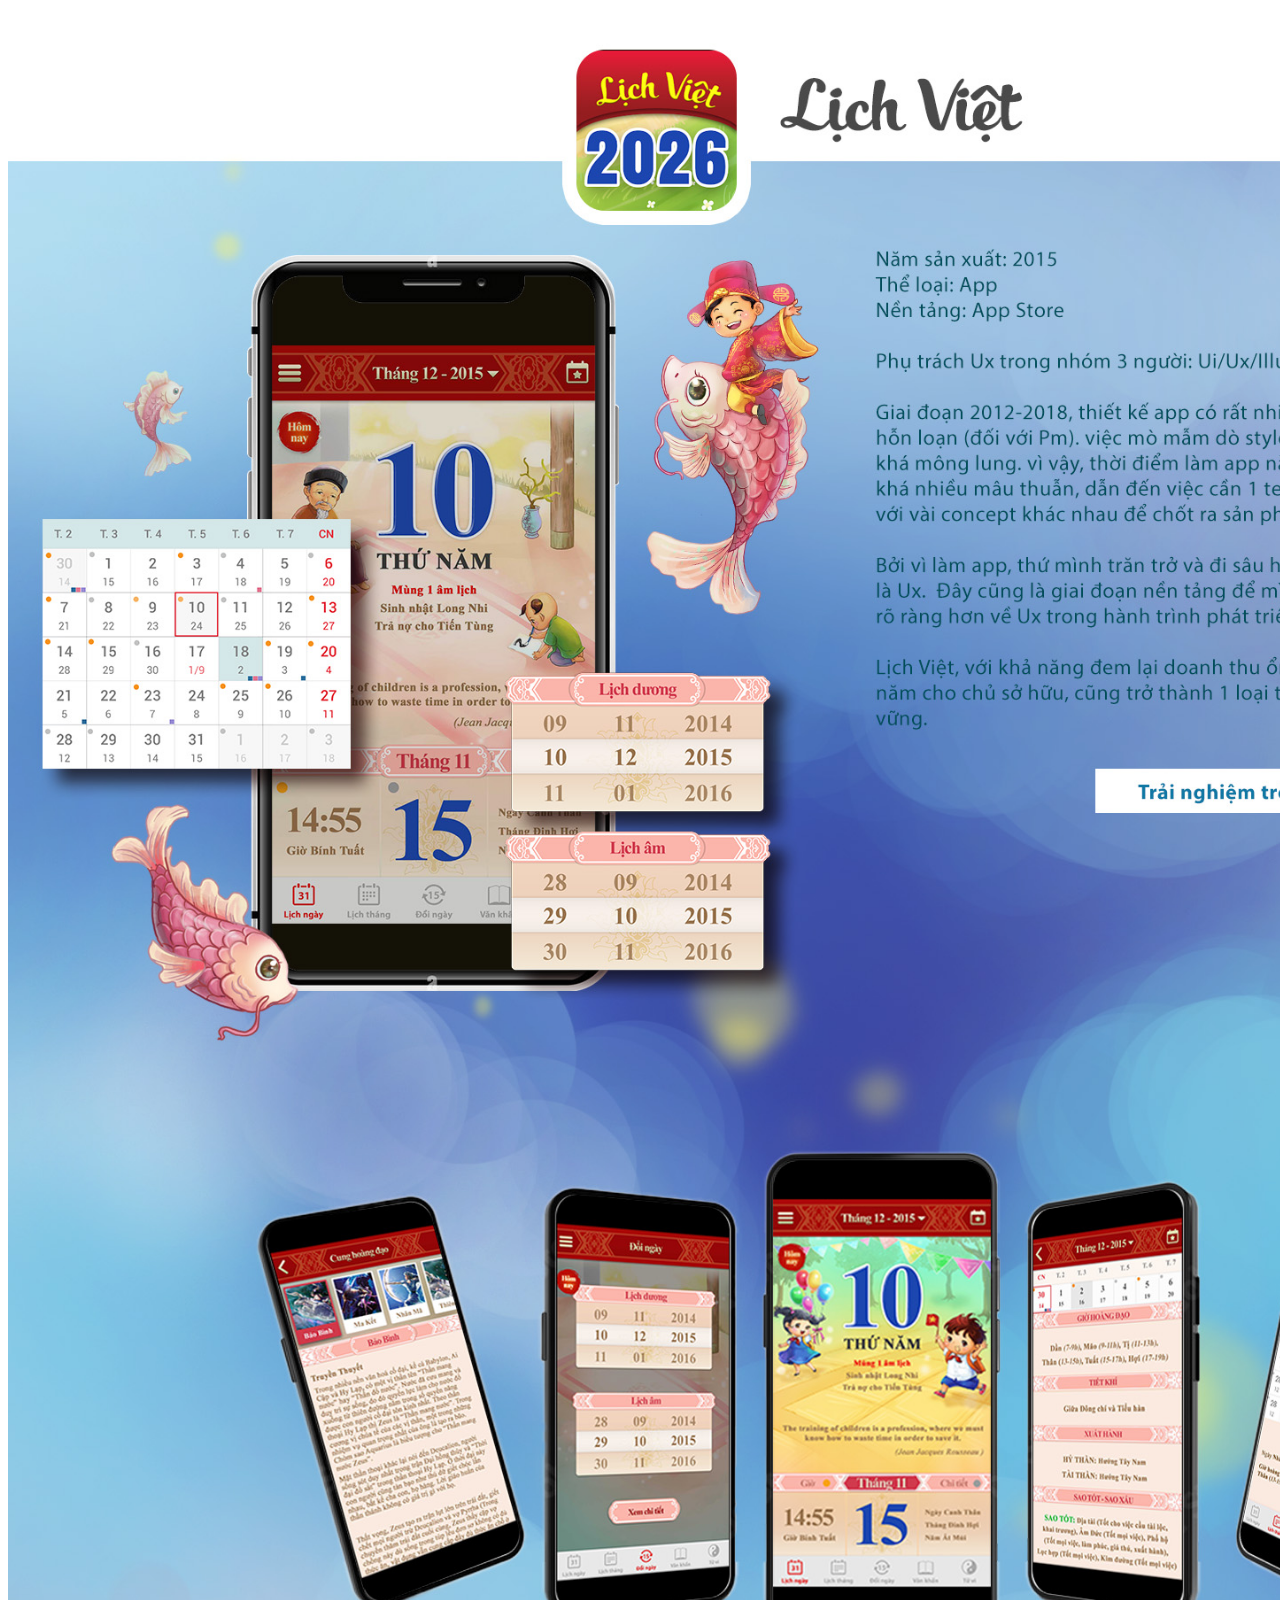
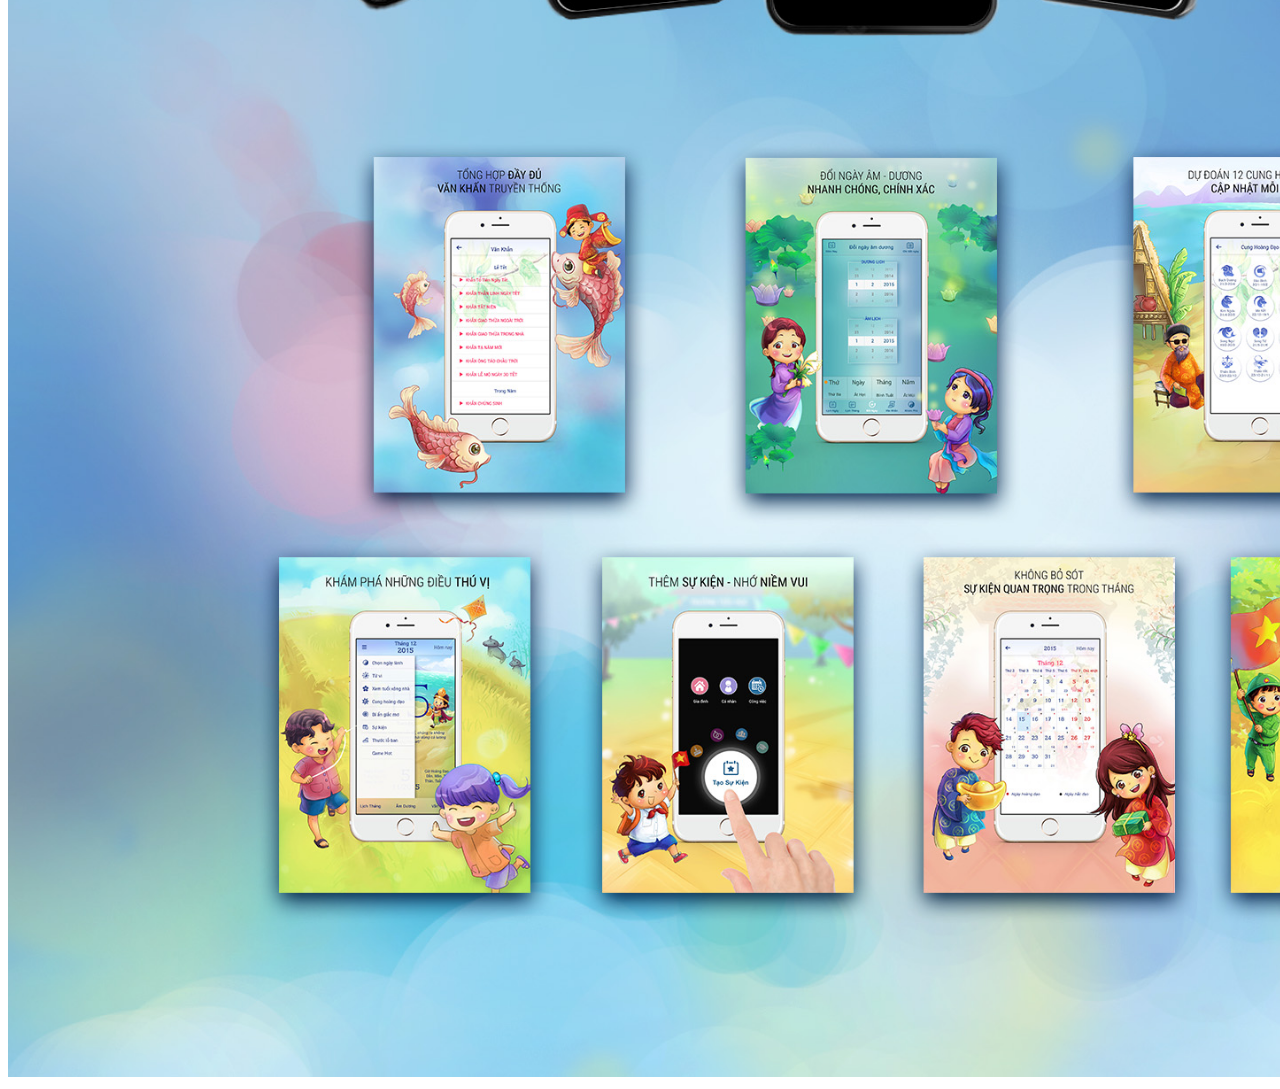
<file: projects/lichviet.html>
<!DOCTYPE html>
<html lang="vi">
<head>
<meta charset="UTF-8" />
<meta name="viewport" content="width=device-width, initial-scale=1.0" />
<title>Loan Nguyễn Portfolio</title>
<!-- Spine WebGL runtime, used to load and play the Spine skeleton referenced in the design 
<script src="spine-player.js"></script>
<link rel="stylesheet" href="spine-player.css" />-->
<style>
    body {
        display: flex;
        align-items: center;
        justify-content: center;
        width: 1700px;
    }
    #fblink {
        width: 360px; 
        height: 50px; 
        cursor: pointer; 
        position: absolute;
        top: 765px;
        left: 1090px;
    }
</style>
</head>
<body>
    <div>
        <a 
            href="https://play.google.com/store/apps/details?id=com.ctv.vn.lichviet&hl=vi" 
            target="_blank" 
            rel="noopener noreferrer" 
            style="display: block; text-decoration: none;"
        >
            <div id="fblink"></div>
        </a>
        <img style="width: 100%;" src="../Image/Bg/LichViet.jpg" />
    </div>
</body>
</html>
</file>
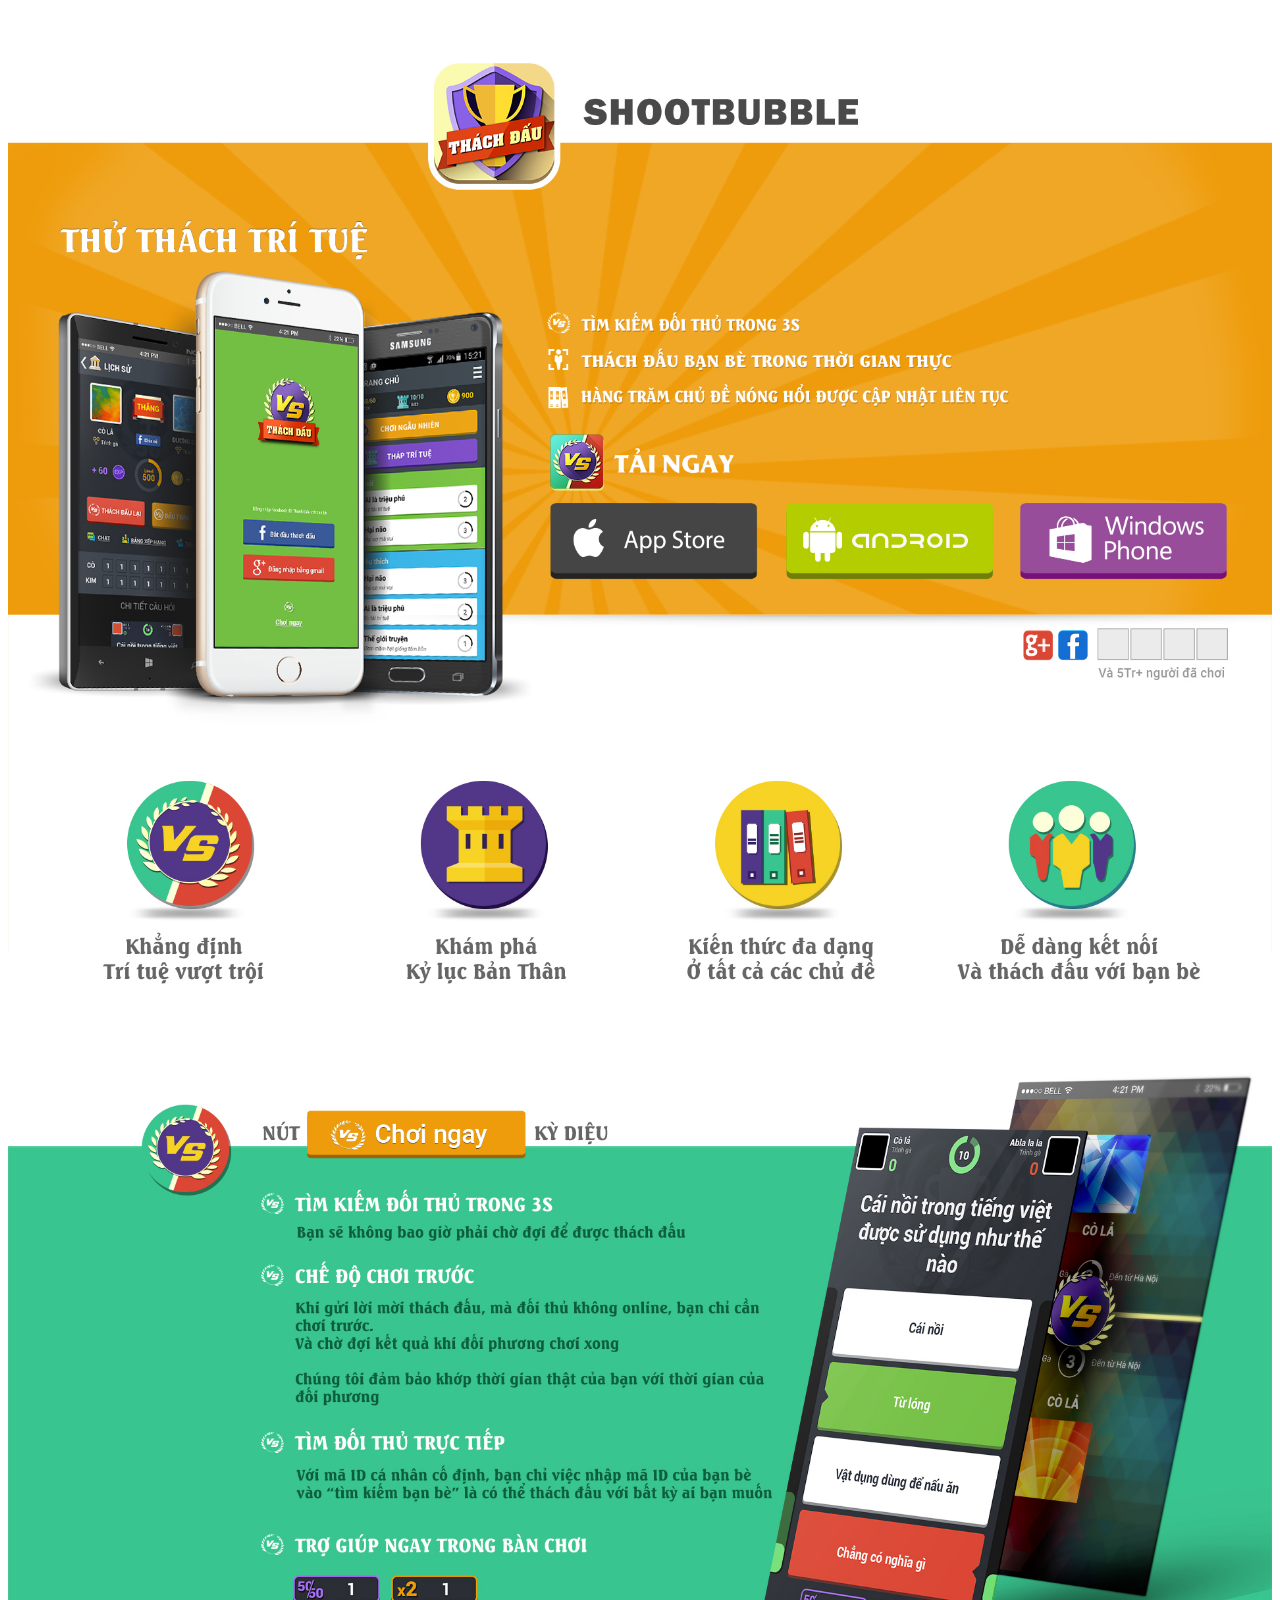
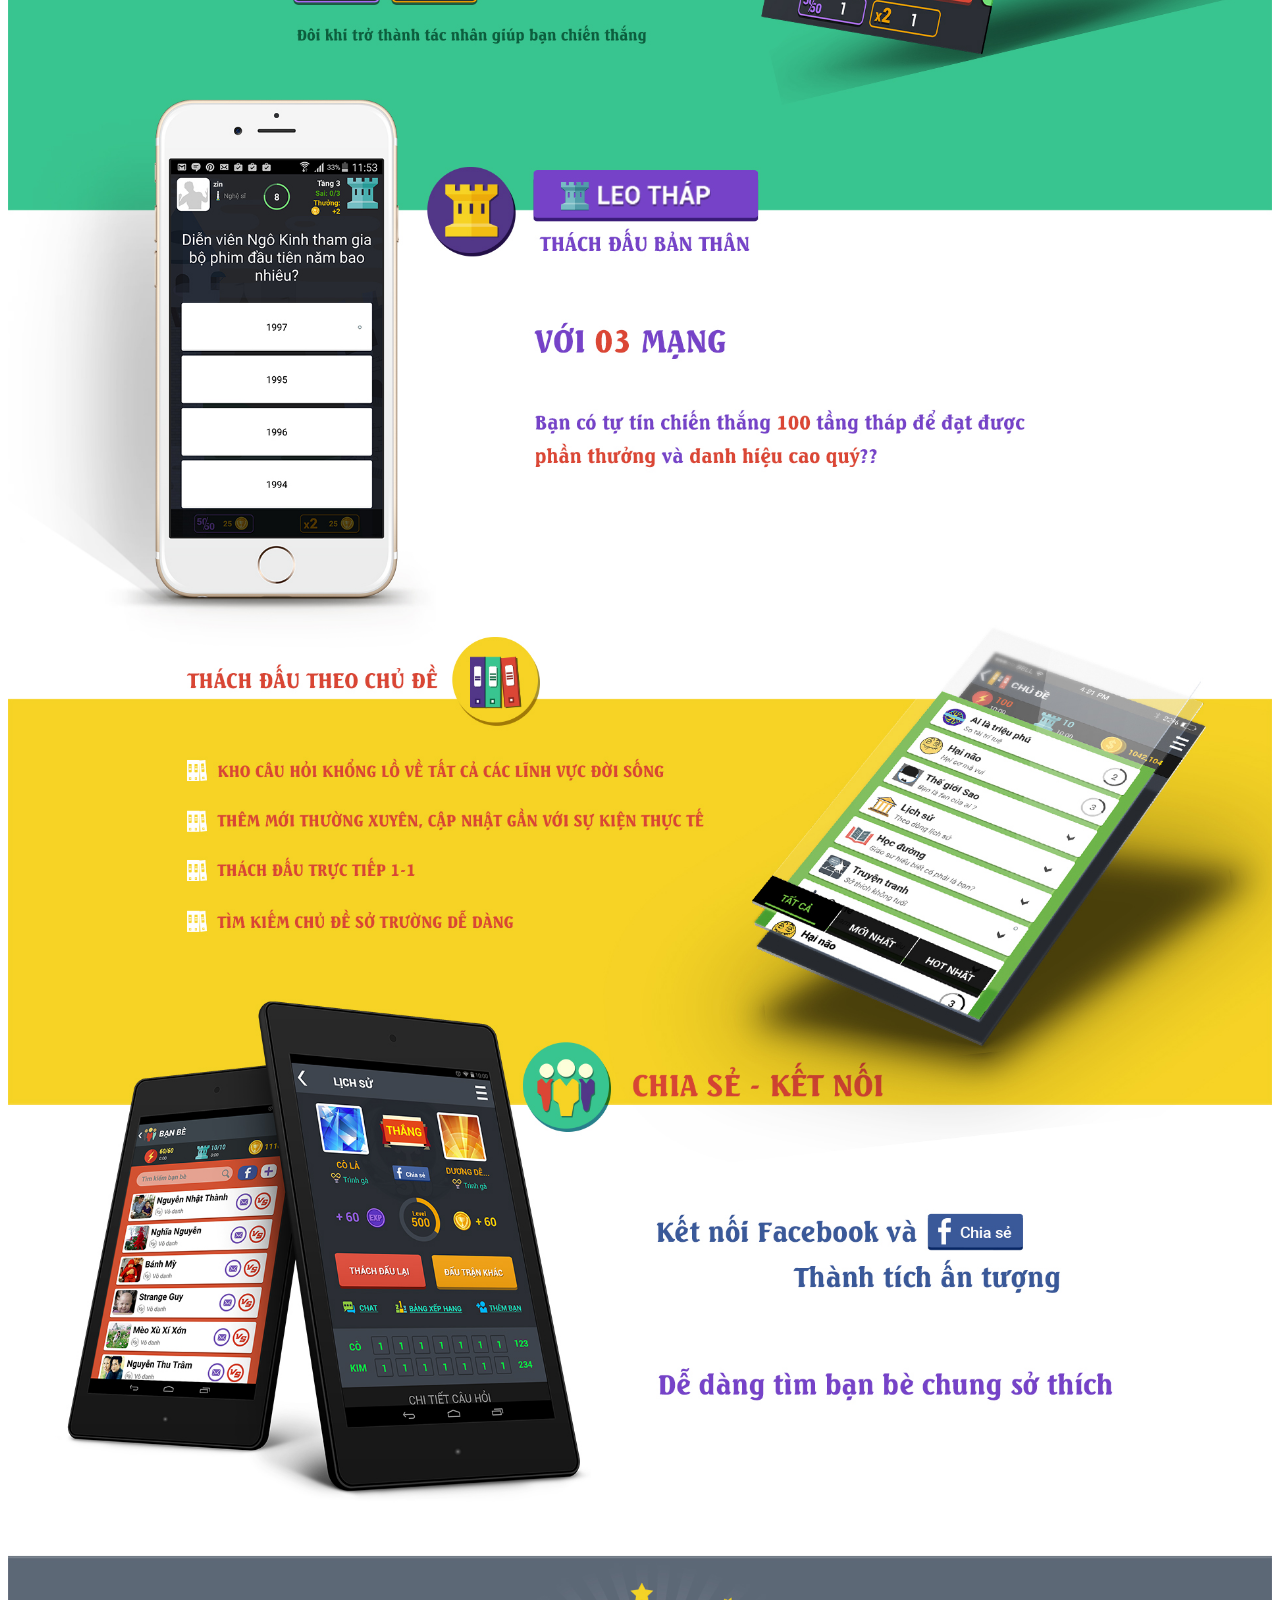
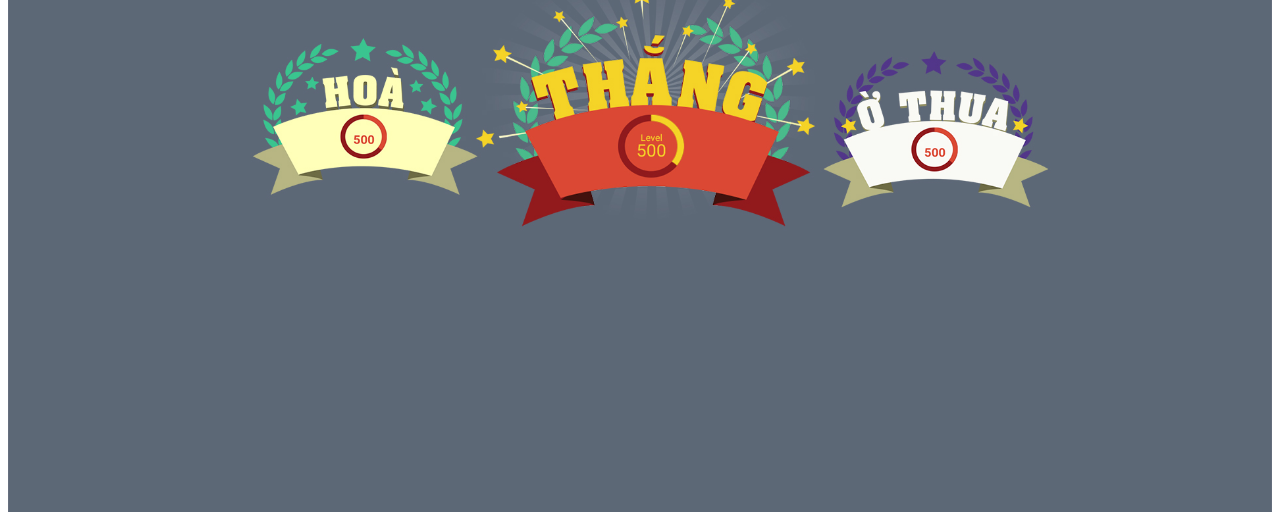
<file: projects/thachdau.html>
<!DOCTYPE html>
<html lang="vi">
<head>
<meta charset="UTF-8" />
<meta name="viewport" content="width=device-width, initial-scale=1.0" />
<title>Loan Nguyễn Portfolio</title>
<!-- Spine WebGL runtime, used to load and play the Spine skeleton referenced in the design 
<script src="spine-player.js"></script>
<link rel="stylesheet" href="spine-player.css" />-->
<style>
    body {
        display: flex;
        align-items: center;
        justify-content: center;
    }
</style>
</head>
<body>
    <div>
        <img style="width: 100%;" src="../Image/Bg/ThachDau.jpg" />
    </div>
</body>
</html>
</file>
<file: spine-player.css>
/** Player **/
.spine-player {
	box-sizing: border-box;
	width: 100%;
	height: 100%;
	background: none;
	position: relative;
}

.spine-player * {
	box-sizing: border-box;
	font-family: "PT Sans",Arial,"Helvetica Neue",Helvetica,Tahoma,sans-serif;
	color: #dddddd;
	-webkit-touch-callout: none;
    -webkit-user-select: none;
    -khtml-user-select: none;
    -moz-user-select: none;
    -ms-user-select: none;
    user-select: none;
}

.spine-player-error {
	font-size: 14px;
	display: flex;
	justify-content: center;
	position: absolute;
	top: 0;
	left: 0;
	width: 100%;
	height: 100%;
	background: black;
	z-index: 10;
	border-radius: 4px;
	overflow: auto;
}

.spine-player-hidden {
	display: none;
}

/** Slider **/
.spine-player-slider {
	width: 100%;
	height: 16px;
	position: relative;
	cursor: pointer;
}

.spine-player-slider-value {
	position: absolute;
	bottom: 0;
	height: 2px;
	background: rgba(98, 176, 238, 0.6);
	cursor: pointer;
}

.spine-player-slider:hover .spine-player-slider-value {
    height: 4px;
	background: rgba(98, 176, 238, 1);
	transition: height 0.2s;
}

.spine-player-slider-value.hovering {
    height: 4px;
	background: rgba(98, 176, 238, 1);
	transition: height 0.2s;
}

.spine-player-slider.big {
	height: 12px;
	background: rgb(0, 0, 0);
}

.spine-player-slider.big .spine-player-slider-value {
	height: 12px;
	background: rgba(98, 176, 238, 1);
}

/** Column and row layout elements **/
.spine-player-column {
	display: flex;
	flex-direction: column;
}

.spine-player-row {
	display: flex;
	flex-direction: row;
}

/** List **/
.spine-player-list {
	list-style: none !important;
	padding: 0 !important;
	margin: 0 !important;
}

.spine-player-list li {
	cursor: pointer;
	margin: 8px 8px;
}

.spine-player-list .selectable {
	display: flex;
	flex-direction: row;
	margin: 0 !important;
	padding: 2px 20px 2px 0 !important;
}

.spine-player-list li.selectable:first-child {
	margin-top: 4px !important;
}
.spine-player-list li.selectable:last-child {
	margin-bottom: 4px !important;
}

.spine-player-list li.selectable:hover {
	background: #6e6e6e;
}

.spine-player-list li.selectable .selectable-circle {
	display: flex;
	flex-direction: row;
	width: 6px;
	min-width: 6px;
	height: 6px;
	border-radius: 50%;
	background: #fff;
	align-self: center;
	opacity: 0;
	margin: 5px 10px;
}

.spine-player-list li.selectable.selected .selectable-circle {
	opacity: 1;
}

.spine-player-list li.selectable .selectable-text {
	color: #aaa;
}

.spine-player-list li.selectable.selected .selectable-text, .spine-player-list li.selectable:hover .selectable-text {
	color: #ddd;
}

/** Switch **/
.spine-player-switch {
	display: flex;
	flex-direction: row;
	margin: 2px 10px;
}

.spine-player-switch-text {
	flex: 1;
	margin-right: 8px;
}

.spine-player-switch-knob-area {
	width: 30px; /* width of the switch */
	height: 10px;
	display: block;
	border-radius: 5px; /* must be half of height */
	background: #6e6e6e;
	position: relative;
	align-self: center;
	justify-self: flex-end;
}

.spine-player-switch.active .spine-player-switch-knob-area {
	background: #5EAFF1;
}

.spine-player-switch-knob {
	display: block;
	width: 14px;
	height: 14px;
	border-radius: 50%;
	background: #9e9e9e;
	position: absolute;
	left: 0px;
	top: -2px;
	filter: drop-shadow(0 0 1px #333);
	transition: transform 0.2s;
}
.spine-player-switch.active .spine-player-switch-knob {
	background: #fff;
	transform: translateX(18px);
	transition: transform 0.2s;
}

/** Popup **/
.spine-player-popup-parent {
	position: relative;
}

.spine-player-popup {
	user-select: none;
    position: absolute;
    background: rgba(0, 0, 0, 0.75);
    z-index: 1;
	right: 2px;
    bottom: 40px;
	border-radius: 4px;
	max-height: 400%;
	overflow: auto;
	font-size: 85%;
}

.spine-player-popup-title {
    margin: 4px 15px 2px 15px;
    text-align: center;
}

.spine-player-popup hr {
	margin: 0;
	border: 0;
	border-bottom: 1px solid #cccccc70;
}

/** Canvas **/
.spine-player canvas {
	display: block;
	width: 100%;
	height: 100%;
	border-radius: 4px;
}

/** Player controls **/
.spine-player-controls {
	display: flex;
	flex-direction: column;
	position: absolute;
	bottom: 0;
	left: 0;
	width: 100%;
	opacity: 1;
	transition: opacity 0.4s;
}

.spine-player-controls-hidden {
	pointer-events: none;
	opacity: 0;
	transition: opacity 0.4s;
}

/** Player buttons **/
.spine-player-buttons {
	display: flex;
	flex-direction: row;
	width: 100%;
	background: rgba(0, 0, 0, 0.5);
	border-bottom-left-radius: 4px;
	border-bottom-right-radius: 4px;
	padding: 2px 8px 3px;
}

.spine-player-button {
	background: none;
	outline: 0;
	border: none;
	width: 32px;
	height: 32px;
	background-size: 20px;
    background-repeat: no-repeat;
    background-position: center;
	cursor: pointer;
	margin-right: 3px;
	padding-bottom: 3px;
	filter: drop-shadow(0 0 1px #333);
}

.spine-player-button-spacer {
	flex: 1;
}

.spine-player-button-icon-play {
	background-image: url("data:image/svg+xml,%3Csvg%20xmlns%3D%22http%3A%2F%2Fwww.w3.org%2F2000%2Fsvg%22%20viewBox%3D%220%200%2048%2048%22%3E%3Cdefs%3E%3Cstyle%3E.cls-1%7Bfill%3A%23fff%3B%7D%3C%2Fstyle%3E%3C%2Fdefs%3E%3Ctitle%3Eplay%3C%2Ftitle%3E%3Cg%20id%3D%22play%22%3E%3Cpolygon%20class%3D%22cls-1%22%20points%3D%2243%2023.3%204%2047%204%201%2043%2023.3%22%2F%3E%3C%2Fg%3E%3C%2Fsvg%3E");
}

.spine-player-button-icon-play:hover {
	background-image: url("data:image/svg+xml,%3Csvg%20xmlns%3D%22http%3A%2F%2Fwww.w3.org%2F2000%2Fsvg%22%20viewBox%3D%220%200%2048%2048%22%3E%3Cdefs%3E%3Cstyle%3E.cls-1%7Bfill%3A%2362B0EE%3B%7D%3C%2Fstyle%3E%3C%2Fdefs%3E%3Ctitle%3Eplay%3C%2Ftitle%3E%3Cg%20id%3D%22play%22%3E%3Cpolygon%20class%3D%22cls-1%22%20points%3D%2243%2023.3%204%2047%204%201%2043%2023.3%22%2F%3E%3C%2Fg%3E%3C%2Fsvg%3E");
}

.spine-player-button-icon-play-selected {
	background-image: url("data:image/svg+xml,%3Csvg%20xmlns%3D%22http%3A%2F%2Fwww.w3.org%2F2000%2Fsvg%22%20viewBox%3D%220%200%2048%2048%22%3E%3Cdefs%3E%3Cstyle%3E.cls-1%7Bfill%3A%2362B0EE%3B%7D%3C%2Fstyle%3E%3C%2Fdefs%3E%3Ctitle%3Eplay%3C%2Ftitle%3E%3Cg%20id%3D%22play%22%3E%3Cpolygon%20class%3D%22cls-1%22%20points%3D%2243%2023.3%204%2047%204%201%2043%2023.3%22%2F%3E%3C%2Fg%3E%3C%2Fsvg%3E");
}

.spine-player-button-icon-pause {
	background-image: url("data:image/svg+xml,%3Csvg%20xmlns%3D%22http%3A%2F%2Fwww.w3.org%2F2000%2Fsvg%22%20viewBox%3D%220%200%2048%2048%22%3E%3Cdefs%3E%3Cstyle%3E.cls-1%7Bfill%3A%23fff%3B%7D%3C%2Fstyle%3E%3C%2Fdefs%3E%3Ctitle%3Epause%3C%2Ftitle%3E%3Cg%20id%3D%22pause%22%3E%3Crect%20class%3D%22cls-1%22%20x%3D%226%22%20y%3D%221%22%20width%3D%2213%22%20height%3D%2246%22%2F%3E%3Crect%20class%3D%22cls-1%22%20x%3D%2228%22%20y%3D%221%22%20width%3D%2213%22%20height%3D%2246%22%2F%3E%3C%2Fg%3E%3C%2Fsvg%3E");
}

.spine-player-button-icon-pause:hover {
	background-image: url("data:image/svg+xml,%3Csvg%20xmlns%3D%22http%3A%2F%2Fwww.w3.org%2F2000%2Fsvg%22%20viewBox%3D%220%200%2048%2048%22%3E%3Cdefs%3E%3Cstyle%3E.cls-1%7Bfill%3A%2362B0EE%3B%7D%3C%2Fstyle%3E%3C%2Fdefs%3E%3Ctitle%3Epause%3C%2Ftitle%3E%3Cg%20id%3D%22pause%22%3E%3Crect%20class%3D%22cls-1%22%20x%3D%226%22%20y%3D%221%22%20width%3D%2213%22%20height%3D%2246%22%2F%3E%3Crect%20class%3D%22cls-1%22%20x%3D%2228%22%20y%3D%221%22%20width%3D%2213%22%20height%3D%2246%22%2F%3E%3C%2Fg%3E%3C%2Fsvg%3E");
}

.spine-player-button-icon-pause-selected {
	background-image: url("data:image/svg+xml,%3Csvg%20xmlns%3D%22http%3A%2F%2Fwww.w3.org%2F2000%2Fsvg%22%20viewBox%3D%220%200%2048%2048%22%3E%3Cdefs%3E%3Cstyle%3E.cls-1%7Bfill%3A%2362B0EE%3B%7D%3C%2Fstyle%3E%3C%2Fdefs%3E%3Ctitle%3Epause%3C%2Ftitle%3E%3Cg%20id%3D%22pause%22%3E%3Crect%20class%3D%22cls-1%22%20x%3D%226%22%20y%3D%221%22%20width%3D%2213%22%20height%3D%2246%22%2F%3E%3Crect%20class%3D%22cls-1%22%20x%3D%2228%22%20y%3D%221%22%20width%3D%2213%22%20height%3D%2246%22%2F%3E%3C%2Fg%3E%3C%2Fsvg%3E");
}

.spine-player-button-icon-speed {
	background-image: url("data:image/svg+xml,%3Csvg%20id%3D%22playback%22%20xmlns%3D%22http%3A%2F%2Fwww.w3.org%2F2000%2Fsvg%22%20viewBox%3D%220%200%2048%2048%22%3E%3Cdefs%3E%3Cstyle%3E.cls-1%7Bfill%3A%23fff%3B%7D%3C%2Fstyle%3E%3C%2Fdefs%3E%3Ctitle%3Eplayback%3C%2Ftitle%3E%3Cpath%20class%3D%22cls-1%22%20d%3D%22M48%2C28V20l-4.7-1.18a20.16%2C20.16%2C0%2C0%2C0-2-4.81l2.49-4.15L38.14%2C4.2%2C34%2C6.69a20.16%2C20.16%2C0%2C0%2C0-4.81-2L28%2C0H20L18.82%2C4.7A20.16%2C20.16%2C0%2C0%2C0%2C14%2C6.7L9.86%2C4.2%2C4.2%2C9.86%2C6.69%2C14a20.16%2C20.16%2C0%2C0%2C0-2%2C4.81L0%2C20v8l4.7%2C1.18A20.16%2C20.16%2C0%2C0%2C0%2C6.7%2C34L4.2%2C38.14%2C9.86%2C43.8%2C14%2C41.31a20.16%2C20.16%2C0%2C0%2C0%2C4.81%2C2L20%2C48h8l1.18-4.7a20.16%2C20.16%2C0%2C0%2C0%2C4.81-2l4.15%2C2.49%2C5.66-5.66L41.31%2C34a20.16%2C20.16%2C0%2C0%2C0%2C2-4.81ZM24%2C38A14%2C14%2C0%2C1%2C1%2C38%2C24%2C14%2C14%2C0%2C0%2C1%2C24%2C38Z%22%2F%3E%3Cpolygon%20class%3D%22cls-1%22%20points%3D%2234%2024%2018%2033%2018%2015%2034%2024%2034%2024%22%2F%3E%3C%2Fsvg%3E");
}

.spine-player-button-icon-speed:hover {
	background-image: url("data:image/svg+xml,%3Csvg%20id%3D%22playback%22%20xmlns%3D%22http%3A%2F%2Fwww.w3.org%2F2000%2Fsvg%22%20viewBox%3D%220%200%2048%2048%22%3E%3Cdefs%3E%3Cstyle%3E.cls-1%7Bfill%3A%2362B0EE%3B%7D%3C%2Fstyle%3E%3C%2Fdefs%3E%3Ctitle%3Eplayback%3C%2Ftitle%3E%3Cpath%20class%3D%22cls-1%22%20d%3D%22M48%2C28V20l-4.7-1.18a20.16%2C20.16%2C0%2C0%2C0-2-4.81l2.49-4.15L38.14%2C4.2%2C34%2C6.69a20.16%2C20.16%2C0%2C0%2C0-4.81-2L28%2C0H20L18.82%2C4.7A20.16%2C20.16%2C0%2C0%2C0%2C14%2C6.7L9.86%2C4.2%2C4.2%2C9.86%2C6.69%2C14a20.16%2C20.16%2C0%2C0%2C0-2%2C4.81L0%2C20v8l4.7%2C1.18A20.16%2C20.16%2C0%2C0%2C0%2C6.7%2C34L4.2%2C38.14%2C9.86%2C43.8%2C14%2C41.31a20.16%2C20.16%2C0%2C0%2C0%2C4.81%2C2L20%2C48h8l1.18-4.7a20.16%2C20.16%2C0%2C0%2C0%2C4.81-2l4.15%2C2.49%2C5.66-5.66L41.31%2C34a20.16%2C20.16%2C0%2C0%2C0%2C2-4.81ZM24%2C38A14%2C14%2C0%2C1%2C1%2C38%2C24%2C14%2C14%2C0%2C0%2C1%2C24%2C38Z%22%2F%3E%3Cpolygon%20class%3D%22cls-1%22%20points%3D%2234%2024%2018%2033%2018%2015%2034%2024%2034%2024%22%2F%3E%3C%2Fsvg%3E");
}

.spine-player-button-icon-speed-selected {
	background-image: url("data:image/svg+xml,%3Csvg%20id%3D%22playback%22%20xmlns%3D%22http%3A%2F%2Fwww.w3.org%2F2000%2Fsvg%22%20viewBox%3D%220%200%2048%2048%22%3E%3Cdefs%3E%3Cstyle%3E.cls-1%7Bfill%3A%2362B0EE%3B%7D%3C%2Fstyle%3E%3C%2Fdefs%3E%3Ctitle%3Eplayback%3C%2Ftitle%3E%3Cpath%20class%3D%22cls-1%22%20d%3D%22M48%2C28V20l-4.7-1.18a20.16%2C20.16%2C0%2C0%2C0-2-4.81l2.49-4.15L38.14%2C4.2%2C34%2C6.69a20.16%2C20.16%2C0%2C0%2C0-4.81-2L28%2C0H20L18.82%2C4.7A20.16%2C20.16%2C0%2C0%2C0%2C14%2C6.7L9.86%2C4.2%2C4.2%2C9.86%2C6.69%2C14a20.16%2C20.16%2C0%2C0%2C0-2%2C4.81L0%2C20v8l4.7%2C1.18A20.16%2C20.16%2C0%2C0%2C0%2C6.7%2C34L4.2%2C38.14%2C9.86%2C43.8%2C14%2C41.31a20.16%2C20.16%2C0%2C0%2C0%2C4.81%2C2L20%2C48h8l1.18-4.7a20.16%2C20.16%2C0%2C0%2C0%2C4.81-2l4.15%2C2.49%2C5.66-5.66L41.31%2C34a20.16%2C20.16%2C0%2C0%2C0%2C2-4.81ZM24%2C38A14%2C14%2C0%2C1%2C1%2C38%2C24%2C14%2C14%2C0%2C0%2C1%2C24%2C38Z%22%2F%3E%3Cpolygon%20class%3D%22cls-1%22%20points%3D%2234%2024%2018%2033%2018%2015%2034%2024%2034%2024%22%2F%3E%3C%2Fsvg%3E");
}

.spine-player-button-icon-animations {
	background-image: url("data:image/svg+xml,%3Csvg%20xmlns%3D%22http%3A%2F%2Fwww.w3.org%2F2000%2Fsvg%22%20viewBox%3D%220%200%2048%2048%22%3E%3Cdefs%3E%3Cstyle%3E.cls-1%7Bfill%3A%23fff%3B%7D%3C%2Fstyle%3E%3C%2Fdefs%3E%3Ctitle%3Eanimations%3C%2Ftitle%3E%3Cg%20id%3D%22animations%22%3E%3Cpath%20class%3D%22cls-1%22%20d%3D%22M12%2C45V43.22a6.39%2C6.39%2C0%2C0%2C0%2C.63-.81%2C27.83%2C27.83%2C0%2C0%2C1%2C3.79-4.16c.93-.84%2C2.06-1.88%2C2.86-2.71a13.83%2C13.83%2C0%2C0%2C0%2C1.53-1.9l3.9-5.24c1-1.17.95-1.1%2C2.11%2C0l3%2C2.24a4%2C4%2C0%2C0%2C0-2.29%2C2.38c-1.37%2C3-2.39%2C4-2.68%2C4.22l-.23.18c-.54.39-1.81%2C1-1.7%2C1.54l.8%2C1.49a4.5%2C4.5%2C0%2C0%2C1%2C.39%2C1l.57%2C2.15a.69.69%2C0%2C0%2C0%2C.58.48c.47.08%2C1%2C.5%2C1.33.53%2C1.29.1%2C1.79%2C0%2C1.42-.54L26.7%2C42.72a.86.86%2C0%2C0%2C1-.2-.24%2C3.64%2C3.64%2C0%2C0%2C1-.42-2.2A5.39%2C5.39%2C0%2C0%2C1%2C26.61%2C39c1.84-2%2C6.74-6.36%2C6.74-6.36%2C1.71-1.81%2C1.4-2.52.81-3.84a27.38%2C27.38%2C0%2C0%2C0-2-3c-.41-.61-2.08-2.38-2.85-3.28-.43-.5.38-2.08.87-2.82.18-.12-.41.05%2C1.72.07a23.32%2C23.32%2C0%2C0%2C0%2C3.56-.19l1.63.61c.28%2C0%2C1.18-.09%2C1.31-.35l.12-.78c.18-.39.31-1.56-.05-1.75l-.6-.52a2.28%2C2.28%2C0%2C0%2C0-1.61.07l-.2.44c-.14.15-.52.37-.71.29l-2.24%2C0c-.5.12-1.18-.42-1.81-.73L32.05%2C15a8%2C8%2C0%2C0%2C0%2C.8-3.92%2C1.22%2C1.22%2C0%2C0%2C0-.28-.82%2C7.87%2C7.87%2C0%2C0%2C0-1.15-1.06l.11-.73c-.12-.49%2C1-.82%2C1.52-.82l.76-.33c.32%2C0%2C.68-.89.78-1.21L34.94%2C4a11.26%2C11.26%2C0%2C0%2C0%2C0-1.61C34.57.08%2C30.06-1.42%2C28.78%2C2c-.14.38-.62.77.34%2C3.21a1.55%2C1.55%2C0%2C0%2C1-.3%2C1.2L28.4%2C7a4%2C4%2C0%2C0%2C1-1.19.49c-.79%2C0-1.59-.75-4%2C.54C21%2C9.16%2C18.59%2C13%2C17.7%2C14.22a3.21%2C3.21%2C0%2C0%2C0-.61%2C1.58c-.05%2C1.16.7%2C3.74.87%2C5.75.13%2C1.53.21%2C2.52.72%2C3.06%2C1.07%2C1.14%2C2.1-.18%2C2.61-1a2.74%2C2.74%2C0%2C0%2C0-.14-1.86l-.74-.1c-.15-.15-.4-.42-.39-.64-.05-3.48-.22-3.14-.18-5.39%2C1.74-1.46%2C2.4-2.45%2C2.3-2-.2%2C1.15.28%2C2.83.09%2C4.35a6.46%2C6.46%2C0%2C0%2C1-.7%2C2.58s-2.11%2C4.22-2.14%2C4.27l-1.26%2C5.6-.7%2C1.44s-.71.54-1.59%2C1.21a9.67%2C9.67%2C0%2C0%2C0-2.27%2C3.18%2C20.16%2C20.16%2C0%2C0%2C1-1.42%2C2.83l-.87%2C1.31a1.72%2C1.72%2C0%2C0%2C1-.6.61l-1.83%2C1.1a1.39%2C1.39%2C0%2C0%2C0-.16.93l.68%2C1.71a4.07%2C4.07%2C0%2C0%2C1%2C.27%2C1.07l.17%2C1.56a.75.75%2C0%2C0%2C0%2C.71.59%2C18.13%2C18.13%2C0%2C0%2C0%2C3.26-.5c.27-.09-.29-.78-.53-1s-.45-.36-.45-.36A12.78%2C12.78%2C0%2C0%2C1%2C12%2C45Z%22%2F%3E%3C%2Fg%3E%3C%2Fsvg%3E")
}

.spine-player-button-icon-animations:hover {
	background-image: url("data:image/svg+xml,%3Csvg%20xmlns%3D%22http%3A%2F%2Fwww.w3.org%2F2000%2Fsvg%22%20viewBox%3D%220%200%2048%2048%22%3E%3Cdefs%3E%3Cstyle%3E.cls-1%7Bfill%3A%2362B0EE%3B%7D%3C%2Fstyle%3E%3C%2Fdefs%3E%3Ctitle%3Eanimations%3C%2Ftitle%3E%3Cg%20id%3D%22animations%22%3E%3Cpath%20class%3D%22cls-1%22%20d%3D%22M12%2C45V43.22a6.39%2C6.39%2C0%2C0%2C0%2C.63-.81%2C27.83%2C27.83%2C0%2C0%2C1%2C3.79-4.16c.93-.84%2C2.06-1.88%2C2.86-2.71a13.83%2C13.83%2C0%2C0%2C0%2C1.53-1.9l3.9-5.24c1-1.17.95-1.1%2C2.11%2C0l3%2C2.24a4%2C4%2C0%2C0%2C0-2.29%2C2.38c-1.37%2C3-2.39%2C4-2.68%2C4.22l-.23.18c-.54.39-1.81%2C1-1.7%2C1.54l.8%2C1.49a4.5%2C4.5%2C0%2C0%2C1%2C.39%2C1l.57%2C2.15a.69.69%2C0%2C0%2C0%2C.58.48c.47.08%2C1%2C.5%2C1.33.53%2C1.29.1%2C1.79%2C0%2C1.42-.54L26.7%2C42.72a.86.86%2C0%2C0%2C1-.2-.24%2C3.64%2C3.64%2C0%2C0%2C1-.42-2.2A5.39%2C5.39%2C0%2C0%2C1%2C26.61%2C39c1.84-2%2C6.74-6.36%2C6.74-6.36%2C1.71-1.81%2C1.4-2.52.81-3.84a27.38%2C27.38%2C0%2C0%2C0-2-3c-.41-.61-2.08-2.38-2.85-3.28-.43-.5.38-2.08.87-2.82.18-.12-.41.05%2C1.72.07a23.32%2C23.32%2C0%2C0%2C0%2C3.56-.19l1.63.61c.28%2C0%2C1.18-.09%2C1.31-.35l.12-.78c.18-.39.31-1.56-.05-1.75l-.6-.52a2.28%2C2.28%2C0%2C0%2C0-1.61.07l-.2.44c-.14.15-.52.37-.71.29l-2.24%2C0c-.5.12-1.18-.42-1.81-.73L32.05%2C15a8%2C8%2C0%2C0%2C0%2C.8-3.92%2C1.22%2C1.22%2C0%2C0%2C0-.28-.82%2C7.87%2C7.87%2C0%2C0%2C0-1.15-1.06l.11-.73c-.12-.49%2C1-.82%2C1.52-.82l.76-.33c.32%2C0%2C.68-.89.78-1.21L34.94%2C4a11.26%2C11.26%2C0%2C0%2C0%2C0-1.61C34.57.08%2C30.06-1.42%2C28.78%2C2c-.14.38-.62.77.34%2C3.21a1.55%2C1.55%2C0%2C0%2C1-.3%2C1.2L28.4%2C7a4%2C4%2C0%2C0%2C1-1.19.49c-.79%2C0-1.59-.75-4%2C.54C21%2C9.16%2C18.59%2C13%2C17.7%2C14.22a3.21%2C3.21%2C0%2C0%2C0-.61%2C1.58c-.05%2C1.16.7%2C3.74.87%2C5.75.13%2C1.53.21%2C2.52.72%2C3.06%2C1.07%2C1.14%2C2.1-.18%2C2.61-1a2.74%2C2.74%2C0%2C0%2C0-.14-1.86l-.74-.1c-.15-.15-.4-.42-.39-.64-.05-3.48-.22-3.14-.18-5.39%2C1.74-1.46%2C2.4-2.45%2C2.3-2-.2%2C1.15.28%2C2.83.09%2C4.35a6.46%2C6.46%2C0%2C0%2C1-.7%2C2.58s-2.11%2C4.22-2.14%2C4.27l-1.26%2C5.6-.7%2C1.44s-.71.54-1.59%2C1.21a9.67%2C9.67%2C0%2C0%2C0-2.27%2C3.18%2C20.16%2C20.16%2C0%2C0%2C1-1.42%2C2.83l-.87%2C1.31a1.72%2C1.72%2C0%2C0%2C1-.6.61l-1.83%2C1.1a1.39%2C1.39%2C0%2C0%2C0-.16.93l.68%2C1.71a4.07%2C4.07%2C0%2C0%2C1%2C.27%2C1.07l.17%2C1.56a.75.75%2C0%2C0%2C0%2C.71.59%2C18.13%2C18.13%2C0%2C0%2C0%2C3.26-.5c.27-.09-.29-.78-.53-1s-.45-.36-.45-.36A12.78%2C12.78%2C0%2C0%2C1%2C12%2C45Z%22%2F%3E%3C%2Fg%3E%3C%2Fsvg%3E")
}

.spine-player-button-icon-animations-selected {
	background-image: url("data:image/svg+xml,%3Csvg%20xmlns%3D%22http%3A%2F%2Fwww.w3.org%2F2000%2Fsvg%22%20viewBox%3D%220%200%2048%2048%22%3E%3Cdefs%3E%3Cstyle%3E.cls-1%7Bfill%3A%2362B0EE%3B%7D%3C%2Fstyle%3E%3C%2Fdefs%3E%3Ctitle%3Eanimations%3C%2Ftitle%3E%3Cg%20id%3D%22animations%22%3E%3Cpath%20class%3D%22cls-1%22%20d%3D%22M12%2C45V43.22a6.39%2C6.39%2C0%2C0%2C0%2C.63-.81%2C27.83%2C27.83%2C0%2C0%2C1%2C3.79-4.16c.93-.84%2C2.06-1.88%2C2.86-2.71a13.83%2C13.83%2C0%2C0%2C0%2C1.53-1.9l3.9-5.24c1-1.17.95-1.1%2C2.11%2C0l3%2C2.24a4%2C4%2C0%2C0%2C0-2.29%2C2.38c-1.37%2C3-2.39%2C4-2.68%2C4.22l-.23.18c-.54.39-1.81%2C1-1.7%2C1.54l.8%2C1.49a4.5%2C4.5%2C0%2C0%2C1%2C.39%2C1l.57%2C2.15a.69.69%2C0%2C0%2C0%2C.58.48c.47.08%2C1%2C.5%2C1.33.53%2C1.29.1%2C1.79%2C0%2C1.42-.54L26.7%2C42.72a.86.86%2C0%2C0%2C1-.2-.24%2C3.64%2C3.64%2C0%2C0%2C1-.42-2.2A5.39%2C5.39%2C0%2C0%2C1%2C26.61%2C39c1.84-2%2C6.74-6.36%2C6.74-6.36%2C1.71-1.81%2C1.4-2.52.81-3.84a27.38%2C27.38%2C0%2C0%2C0-2-3c-.41-.61-2.08-2.38-2.85-3.28-.43-.5.38-2.08.87-2.82.18-.12-.41.05%2C1.72.07a23.32%2C23.32%2C0%2C0%2C0%2C3.56-.19l1.63.61c.28%2C0%2C1.18-.09%2C1.31-.35l.12-.78c.18-.39.31-1.56-.05-1.75l-.6-.52a2.28%2C2.28%2C0%2C0%2C0-1.61.07l-.2.44c-.14.15-.52.37-.71.29l-2.24%2C0c-.5.12-1.18-.42-1.81-.73L32.05%2C15a8%2C8%2C0%2C0%2C0%2C.8-3.92%2C1.22%2C1.22%2C0%2C0%2C0-.28-.82%2C7.87%2C7.87%2C0%2C0%2C0-1.15-1.06l.11-.73c-.12-.49%2C1-.82%2C1.52-.82l.76-.33c.32%2C0%2C.68-.89.78-1.21L34.94%2C4a11.26%2C11.26%2C0%2C0%2C0%2C0-1.61C34.57.08%2C30.06-1.42%2C28.78%2C2c-.14.38-.62.77.34%2C3.21a1.55%2C1.55%2C0%2C0%2C1-.3%2C1.2L28.4%2C7a4%2C4%2C0%2C0%2C1-1.19.49c-.79%2C0-1.59-.75-4%2C.54C21%2C9.16%2C18.59%2C13%2C17.7%2C14.22a3.21%2C3.21%2C0%2C0%2C0-.61%2C1.58c-.05%2C1.16.7%2C3.74.87%2C5.75.13%2C1.53.21%2C2.52.72%2C3.06%2C1.07%2C1.14%2C2.1-.18%2C2.61-1a2.74%2C2.74%2C0%2C0%2C0-.14-1.86l-.74-.1c-.15-.15-.4-.42-.39-.64-.05-3.48-.22-3.14-.18-5.39%2C1.74-1.46%2C2.4-2.45%2C2.3-2-.2%2C1.15.28%2C2.83.09%2C4.35a6.46%2C6.46%2C0%2C0%2C1-.7%2C2.58s-2.11%2C4.22-2.14%2C4.27l-1.26%2C5.6-.7%2C1.44s-.71.54-1.59%2C1.21a9.67%2C9.67%2C0%2C0%2C0-2.27%2C3.18%2C20.16%2C20.16%2C0%2C0%2C1-1.42%2C2.83l-.87%2C1.31a1.72%2C1.72%2C0%2C0%2C1-.6.61l-1.83%2C1.1a1.39%2C1.39%2C0%2C0%2C0-.16.93l.68%2C1.71a4.07%2C4.07%2C0%2C0%2C1%2C.27%2C1.07l.17%2C1.56a.75.75%2C0%2C0%2C0%2C.71.59%2C18.13%2C18.13%2C0%2C0%2C0%2C3.26-.5c.27-.09-.29-.78-.53-1s-.45-.36-.45-.36A12.78%2C12.78%2C0%2C0%2C1%2C12%2C45Z%22%2F%3E%3C%2Fg%3E%3C%2Fsvg%3E")
}

.spine-player-button-icon-skins {
	background-image: url("data:image/svg+xml,%3Csvg%20xmlns%3D%22http%3A%2F%2Fwww.w3.org%2F2000%2Fsvg%22%20viewBox%3D%220%200%2048%2048%22%3E%3Cdefs%3E%3Cstyle%3E.cls-1%7Bfill%3A%23fff%3B%7D%3C%2Fstyle%3E%3C%2Fdefs%3E%3Ctitle%3Eskins%3C%2Ftitle%3E%3Cg%20id%3D%22skins%22%3E%3Cpath%20class%3D%22cls-1%22%20d%3D%22M36%2C12.54l-6.92%2C1-.79%2C1.2c-1%2C.25-2-.62-3-.55V12.33a1.35%2C1.35%2C0%2C0%2C1%2C.55-1.07c3-2.24%2C3.28-3.75%2C3.28-5.34A5.06%2C5.06%2C0%2C0%2C0%2C24%2C.76c-2.54%2C0-4.38.71-5.49%2C2.13a5.74%2C5.74%2C0%2C0%2C0-.9%2C4.57l2.48-.61a3.17%2C3.17%2C0%2C0%2C1%2C.45-2.4c.6-.75%2C1.75-1.13%2C3.42-1.13%2C2.56%2C0%2C2.56%2C1.24%2C2.56%2C2.56%2C0%2C.92%2C0%2C1.65-2.26%2C3.34a3.92%2C3.92%2C0%2C0%2C0-1.58%2C3.12v1.86c-1-.07-2%2C.8-3%2C.55l-.79-1.2-6.92-1c-2.25%2C0-4.35%2C2.09-5.64%2C3.93L1%2C24c3.83%2C5.11%2C10.22%2C5.11%2C10.22%2C5.11V41.93c0%2C2.34%2C2.68%2C3.88%2C5.59%2C4.86a22.59%2C22.59%2C0%2C0%2C0%2C14.37%2C0c2.91-1%2C5.59-2.52%2C5.59-4.86V29.15S43.17%2C29.15%2C47%2C24l-5.33-7.57C40.38%2C14.63%2C38.27%2C12.54%2C36%2C12.54ZM23.32%2C20.09%2C21%2C17l1.8-.6a3.79%2C3.79%2C0%2C0%2C1%2C2.4%2C0L27%2C17l-2.32%2C3.09A.85.85%2C0%2C0%2C1%2C23.32%2C20.09Z%22%2F%3E%3C%2Fg%3E%3C%2Fsvg%3E");
	width: 31px;
	height: 31px;
}

.spine-player-button-icon-skins:hover {
	background-image: url("data:image/svg+xml,%3Csvg%20xmlns%3D%22http%3A%2F%2Fwww.w3.org%2F2000%2Fsvg%22%20viewBox%3D%220%200%2048%2048%22%3E%3Cdefs%3E%3Cstyle%3E.cls-1%7Bfill%3A%2362B0EE%3B%7D%3C%2Fstyle%3E%3C%2Fdefs%3E%3Ctitle%3Eskins%3C%2Ftitle%3E%3Cg%20id%3D%22skins%22%3E%3Cpath%20class%3D%22cls-1%22%20d%3D%22M36%2C12.54l-6.92%2C1-.79%2C1.2c-1%2C.25-2-.62-3-.55V12.33a1.35%2C1.35%2C0%2C0%2C1%2C.55-1.07c3-2.24%2C3.28-3.75%2C3.28-5.34A5.06%2C5.06%2C0%2C0%2C0%2C24%2C.76c-2.54%2C0-4.38.71-5.49%2C2.13a5.74%2C5.74%2C0%2C0%2C0-.9%2C4.57l2.48-.61a3.17%2C3.17%2C0%2C0%2C1%2C.45-2.4c.6-.75%2C1.75-1.13%2C3.42-1.13%2C2.56%2C0%2C2.56%2C1.24%2C2.56%2C2.56%2C0%2C.92%2C0%2C1.65-2.26%2C3.34a3.92%2C3.92%2C0%2C0%2C0-1.58%2C3.12v1.86c-1-.07-2%2C.8-3%2C.55l-.79-1.2-6.92-1c-2.25%2C0-4.35%2C2.09-5.64%2C3.93L1%2C24c3.83%2C5.11%2C10.22%2C5.11%2C10.22%2C5.11V41.93c0%2C2.34%2C2.68%2C3.88%2C5.59%2C4.86a22.59%2C22.59%2C0%2C0%2C0%2C14.37%2C0c2.91-1%2C5.59-2.52%2C5.59-4.86V29.15S43.17%2C29.15%2C47%2C24l-5.33-7.57C40.38%2C14.63%2C38.27%2C12.54%2C36%2C12.54ZM23.32%2C20.09%2C21%2C17l1.8-.6a3.79%2C3.79%2C0%2C0%2C1%2C2.4%2C0L27%2C17l-2.32%2C3.09A.85.85%2C0%2C0%2C1%2C23.32%2C20.09Z%22%2F%3E%3C%2Fg%3E%3C%2Fsvg%3E");
}

.spine-player-button-icon-skins-selected {
	background-image: url("data:image/svg+xml,%3Csvg%20xmlns%3D%22http%3A%2F%2Fwww.w3.org%2F2000%2Fsvg%22%20viewBox%3D%220%200%2048%2048%22%3E%3Cdefs%3E%3Cstyle%3E.cls-1%7Bfill%3A%2362B0EE%3B%7D%3C%2Fstyle%3E%3C%2Fdefs%3E%3Ctitle%3Eskins%3C%2Ftitle%3E%3Cg%20id%3D%22skins%22%3E%3Cpath%20class%3D%22cls-1%22%20d%3D%22M36%2C12.54l-6.92%2C1-.79%2C1.2c-1%2C.25-2-.62-3-.55V12.33a1.35%2C1.35%2C0%2C0%2C1%2C.55-1.07c3-2.24%2C3.28-3.75%2C3.28-5.34A5.06%2C5.06%2C0%2C0%2C0%2C24%2C.76c-2.54%2C0-4.38.71-5.49%2C2.13a5.74%2C5.74%2C0%2C0%2C0-.9%2C4.57l2.48-.61a3.17%2C3.17%2C0%2C0%2C1%2C.45-2.4c.6-.75%2C1.75-1.13%2C3.42-1.13%2C2.56%2C0%2C2.56%2C1.24%2C2.56%2C2.56%2C0%2C.92%2C0%2C1.65-2.26%2C3.34a3.92%2C3.92%2C0%2C0%2C0-1.58%2C3.12v1.86c-1-.07-2%2C.8-3%2C.55l-.79-1.2-6.92-1c-2.25%2C0-4.35%2C2.09-5.64%2C3.93L1%2C24c3.83%2C5.11%2C10.22%2C5.11%2C10.22%2C5.11V41.93c0%2C2.34%2C2.68%2C3.88%2C5.59%2C4.86a22.59%2C22.59%2C0%2C0%2C0%2C14.37%2C0c2.91-1%2C5.59-2.52%2C5.59-4.86V29.15S43.17%2C29.15%2C47%2C24l-5.33-7.57C40.38%2C14.63%2C38.27%2C12.54%2C36%2C12.54ZM23.32%2C20.09%2C21%2C17l1.8-.6a3.79%2C3.79%2C0%2C0%2C1%2C2.4%2C0L27%2C17l-2.32%2C3.09A.85.85%2C0%2C0%2C1%2C23.32%2C20.09Z%22%2F%3E%3C%2Fg%3E%3C%2Fsvg%3E");
}

.spine-player-button-icon-settings {
	background-image: url("data:image/svg+xml,%3Csvg%20xmlns%3D%22http%3A%2F%2Fwww.w3.org%2F2000%2Fsvg%22%20viewBox%3D%220%200%2048%2048%22%3E%3Cdefs%3E%3Cstyle%3E.cls-1%7Bfill%3A%23fff%3B%7D%3C%2Fstyle%3E%3C%2Fdefs%3E%3Ctitle%3Esettings%3C%2Ftitle%3E%3Cg%20id%3D%22settings%22%3E%3Cpath%20class%3D%22cls-1%22%20d%3D%22M40%2C3H8A5%2C5%2C0%2C0%2C0%2C3%2C8V40a5%2C5%2C0%2C0%2C0%2C5%2C5H40a5%2C5%2C0%2C0%2C0%2C5-5V8A5%2C5%2C0%2C0%2C0%2C40%2C3ZM16%2C40H9V33h7Zm0-12H9V21h7Zm0-12H9V9h7ZM39%2C38H20V35H39Zm0-12H20V23H39Zm0-12H20V11H39Z%22%2F%3E%3C%2Fg%3E%3C%2Fsvg%3E");
	margin-top: 1px;
}

.spine-player-button-icon-settings:hover {
	background-image: url("data:image/svg+xml,%3Csvg%20xmlns%3D%22http%3A%2F%2Fwww.w3.org%2F2000%2Fsvg%22%20viewBox%3D%220%200%2048%2048%22%3E%3Cdefs%3E%3Cstyle%3E.cls-1%7Bfill%3A%2362B0EE%3B%7D%3C%2Fstyle%3E%3C%2Fdefs%3E%3Ctitle%3Esettings%3C%2Ftitle%3E%3Cg%20id%3D%22settings%22%3E%3Cpath%20class%3D%22cls-1%22%20d%3D%22M40%2C3H8A5%2C5%2C0%2C0%2C0%2C3%2C8V40a5%2C5%2C0%2C0%2C0%2C5%2C5H40a5%2C5%2C0%2C0%2C0%2C5-5V8A5%2C5%2C0%2C0%2C0%2C40%2C3ZM16%2C40H9V33h7Zm0-12H9V21h7Zm0-12H9V9h7ZM39%2C38H20V35H39Zm0-12H20V23H39Zm0-12H20V11H39Z%22%2F%3E%3C%2Fg%3E%3C%2Fsvg%3E");
}

.spine-player-button-icon-settings-selected {
	background-image: url("data:image/svg+xml,%3Csvg%20xmlns%3D%22http%3A%2F%2Fwww.w3.org%2F2000%2Fsvg%22%20viewBox%3D%220%200%2048%2048%22%3E%3Cdefs%3E%3Cstyle%3E.cls-1%7Bfill%3A%2362B0EE%3B%7D%3C%2Fstyle%3E%3C%2Fdefs%3E%3Ctitle%3Esettings%3C%2Ftitle%3E%3Cg%20id%3D%22settings%22%3E%3Cpath%20class%3D%22cls-1%22%20d%3D%22M40%2C3H8A5%2C5%2C0%2C0%2C0%2C3%2C8V40a5%2C5%2C0%2C0%2C0%2C5%2C5H40a5%2C5%2C0%2C0%2C0%2C5-5V8A5%2C5%2C0%2C0%2C0%2C40%2C3ZM16%2C40H9V33h7Zm0-12H9V21h7Zm0-12H9V9h7ZM39%2C38H20V35H39Zm0-12H20V23H39Zm0-12H20V11H39Z%22%2F%3E%3C%2Fg%3E%3C%2Fsvg%3E");
}

.spine-player-button-icon-fullscreen {
	background-image: url("data:image/svg+xml,%3Csvg%20xmlns%3D%22http%3A%2F%2Fwww.w3.org%2F2000%2Fsvg%22%20viewBox%3D%220%200%2048%2048%22%3E%3Cdefs%3E%3Cstyle%3E.cls-1%7Bfill%3A%23fff%3B%7D%3C%2Fstyle%3E%3C%2Fdefs%3E%3Ctitle%3Eexpand%3C%2Ftitle%3E%3Cg%20id%3D%22settings%22%3E%3Cpolygon%20class%3D%22cls-1%22%20points%3D%2230.14%208%2040%208%2040%2017.86%2044.5%2017.86%2044.5%203.5%2030.14%203.5%2030.14%208%22%2F%3E%3Cpolygon%20class%3D%22cls-1%22%20points%3D%228%2017.86%208%208%2017.86%208%2017.86%203.5%203.5%203.5%203.5%2017.86%208%2017.86%22%2F%3E%3Cpolygon%20class%3D%22cls-1%22%20points%3D%2240%2030.14%2040%2040%2030.14%2040%2030.14%2044.5%2044.5%2044.5%2044.5%2030.14%2040%2030.14%22%2F%3E%3Cpolygon%20class%3D%22cls-1%22%20points%3D%2217.86%2040%208%2040%208%2030.14%203.5%2030.14%203.5%2044.5%2017.86%2044.5%2017.86%2040%22%2F%3E%3C%2Fg%3E%3C%2Fsvg%3E");
	margin-top: 1px;
}

.spine-player-button-icon-fullscreen:hover {
	background-image: url("data:image/svg+xml,%3Csvg%20xmlns%3D%22http%3A%2F%2Fwww.w3.org%2F2000%2Fsvg%22%20viewBox%3D%220%200%2048%2048%22%3E%3Cdefs%3E%3Cstyle%3E.cls-1%7Bfill%3A%2362B0EE%3B%7D%3C%2Fstyle%3E%3C%2Fdefs%3E%3Ctitle%3Eexpand%3C%2Ftitle%3E%3Cg%20id%3D%22settings%22%3E%3Cpolygon%20class%3D%22cls-1%22%20points%3D%2230.14%208%2040%208%2040%2017.86%2044.5%2017.86%2044.5%203.5%2030.14%203.5%2030.14%208%22%2F%3E%3Cpolygon%20class%3D%22cls-1%22%20points%3D%228%2017.86%208%208%2017.86%208%2017.86%203.5%203.5%203.5%203.5%2017.86%208%2017.86%22%2F%3E%3Cpolygon%20class%3D%22cls-1%22%20points%3D%2240%2030.14%2040%2040%2030.14%2040%2030.14%2044.5%2044.5%2044.5%2044.5%2030.14%2040%2030.14%22%2F%3E%3Cpolygon%20class%3D%22cls-1%22%20points%3D%2217.86%2040%208%2040%208%2030.14%203.5%2030.14%203.5%2044.5%2017.86%2044.5%2017.86%2040%22%2F%3E%3C%2Fg%3E%3C%2Fsvg%3E");
}

.spine-player-button-icon-fullscreen-selected {
	background-image: url("data:image/svg+xml,%3Csvg%20xmlns%3D%22http%3A%2F%2Fwww.w3.org%2F2000%2Fsvg%22%20viewBox%3D%220%200%2048%2048%22%3E%3Cdefs%3E%3Cstyle%3E.cls-1%7Bfill%3A%2362B0EE%3B%7D%3C%2Fstyle%3E%3C%2Fdefs%3E%3Ctitle%3Eexpand%3C%2Ftitle%3E%3Cg%20id%3D%22settings%22%3E%3Cpolygon%20class%3D%22cls-1%22%20points%3D%2230.14%208%2040%208%2040%2017.86%2044.5%2017.86%2044.5%203.5%2030.14%203.5%2030.14%208%22%2F%3E%3Cpolygon%20class%3D%22cls-1%22%20points%3D%228%2017.86%208%208%2017.86%208%2017.86%203.5%203.5%203.5%203.5%2017.86%208%2017.86%22%2F%3E%3Cpolygon%20class%3D%22cls-1%22%20points%3D%2240%2030.14%2040%2040%2030.14%2040%2030.14%2044.5%2044.5%2044.5%2044.5%2030.14%2040%2030.14%22%2F%3E%3Cpolygon%20class%3D%22cls-1%22%20points%3D%2217.86%2040%208%2040%208%2030.14%203.5%2030.14%203.5%2044.5%2017.86%2044.5%2017.86%2040%22%2F%3E%3C%2Fg%3E%3C%2Fsvg%3E");
}

.spine-player-button-icon-spine-logo {
	height: 20px;
    position: relative;
	top: 1px;
    margin: 0 8px !important;
    align-self: center;
    border: none !important;
	width: auto !important;
	cursor: pointer;
	transition: transform 0.2s;
	box-shadow: none !important;
	filter: drop-shadow(0 0 1px #333);
}

.spine-player-button-icon-spine-logo:hover {
	transform: scale(1.05);
	transition: transform 0.2s;
}

/** Speed slider **/
.spine-player-speed-slider {
	width: 150px;
}

/** Player editor **/
.spine-player-editor-container {
	display: flex;
	flex-direction: row;
	height: 100%;
	width: 100%;
}

.spine-player-editor-code {
	flex: 1;
	overflow: auto;
}

.CodeMirror {
	height: 100%;
}

.spine-player-editor-player {
	flex: 1;
	border: none;
	background: black;
}
</file>
